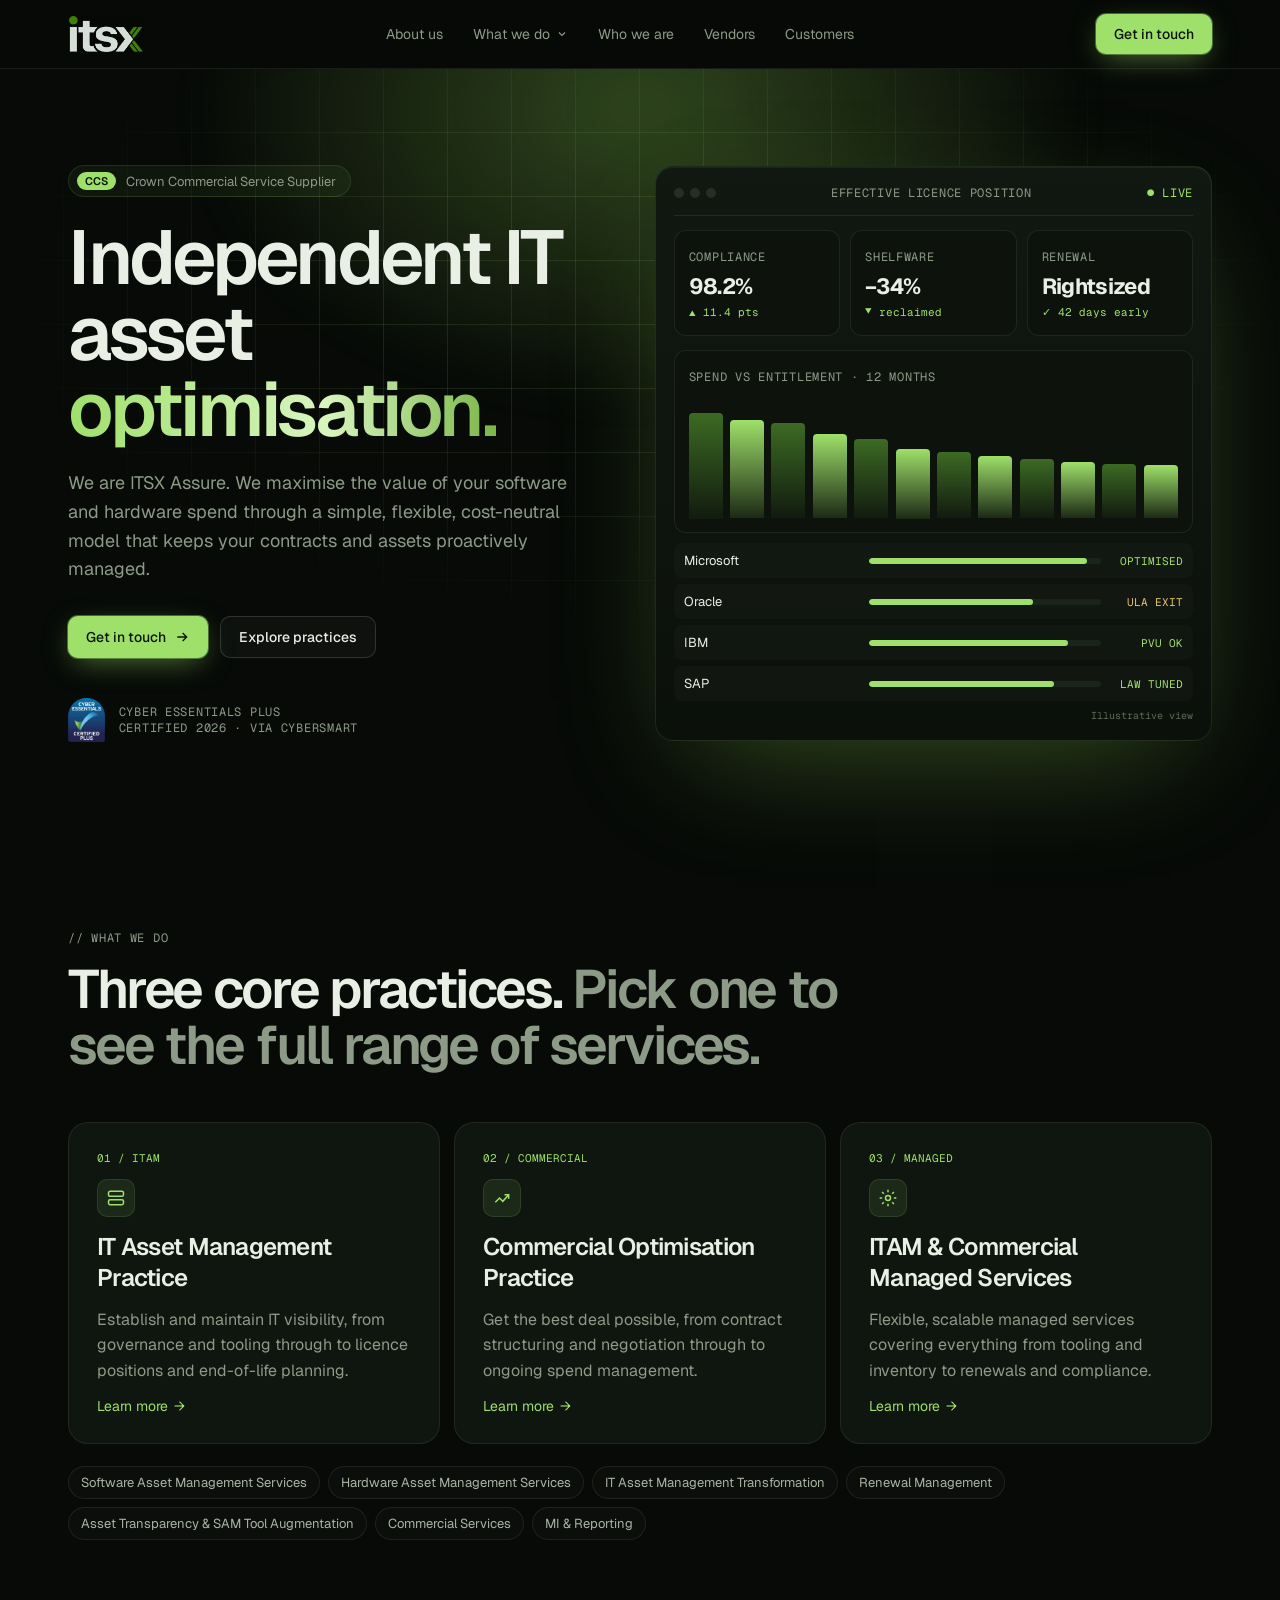
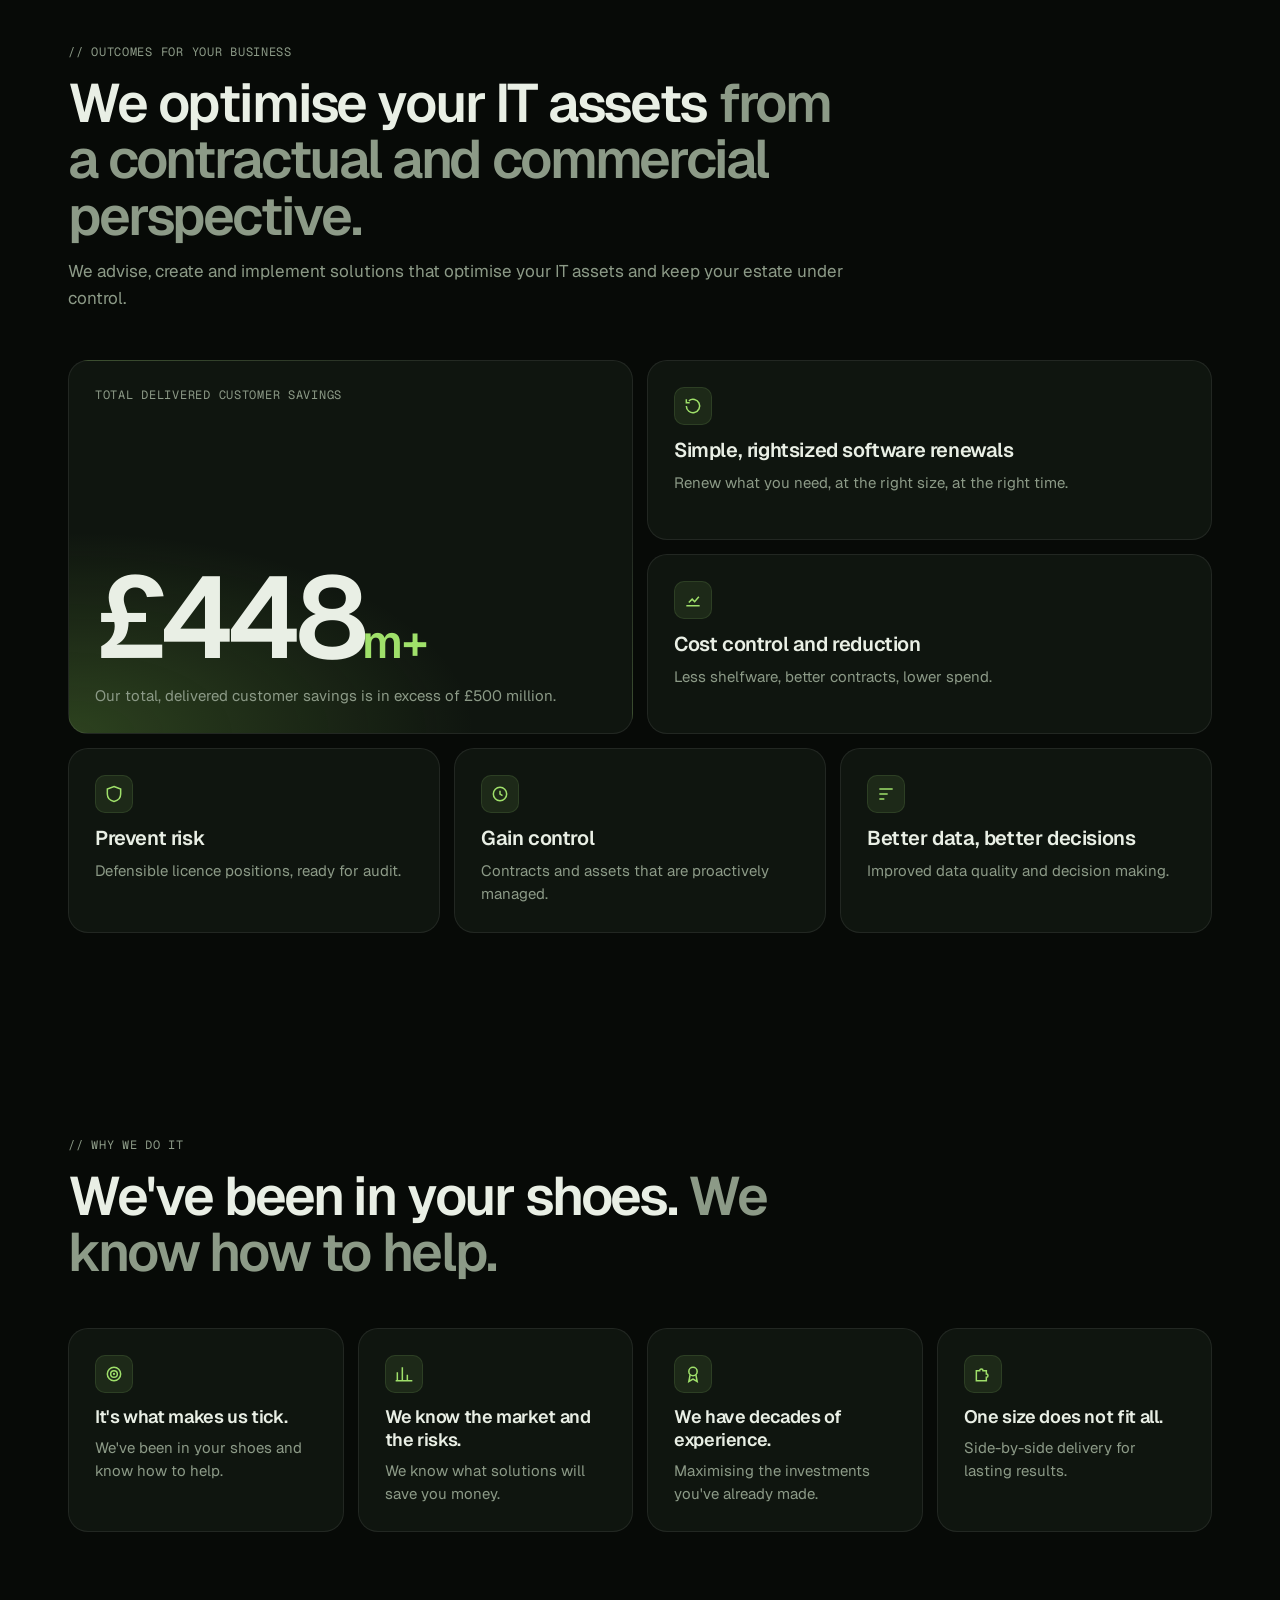
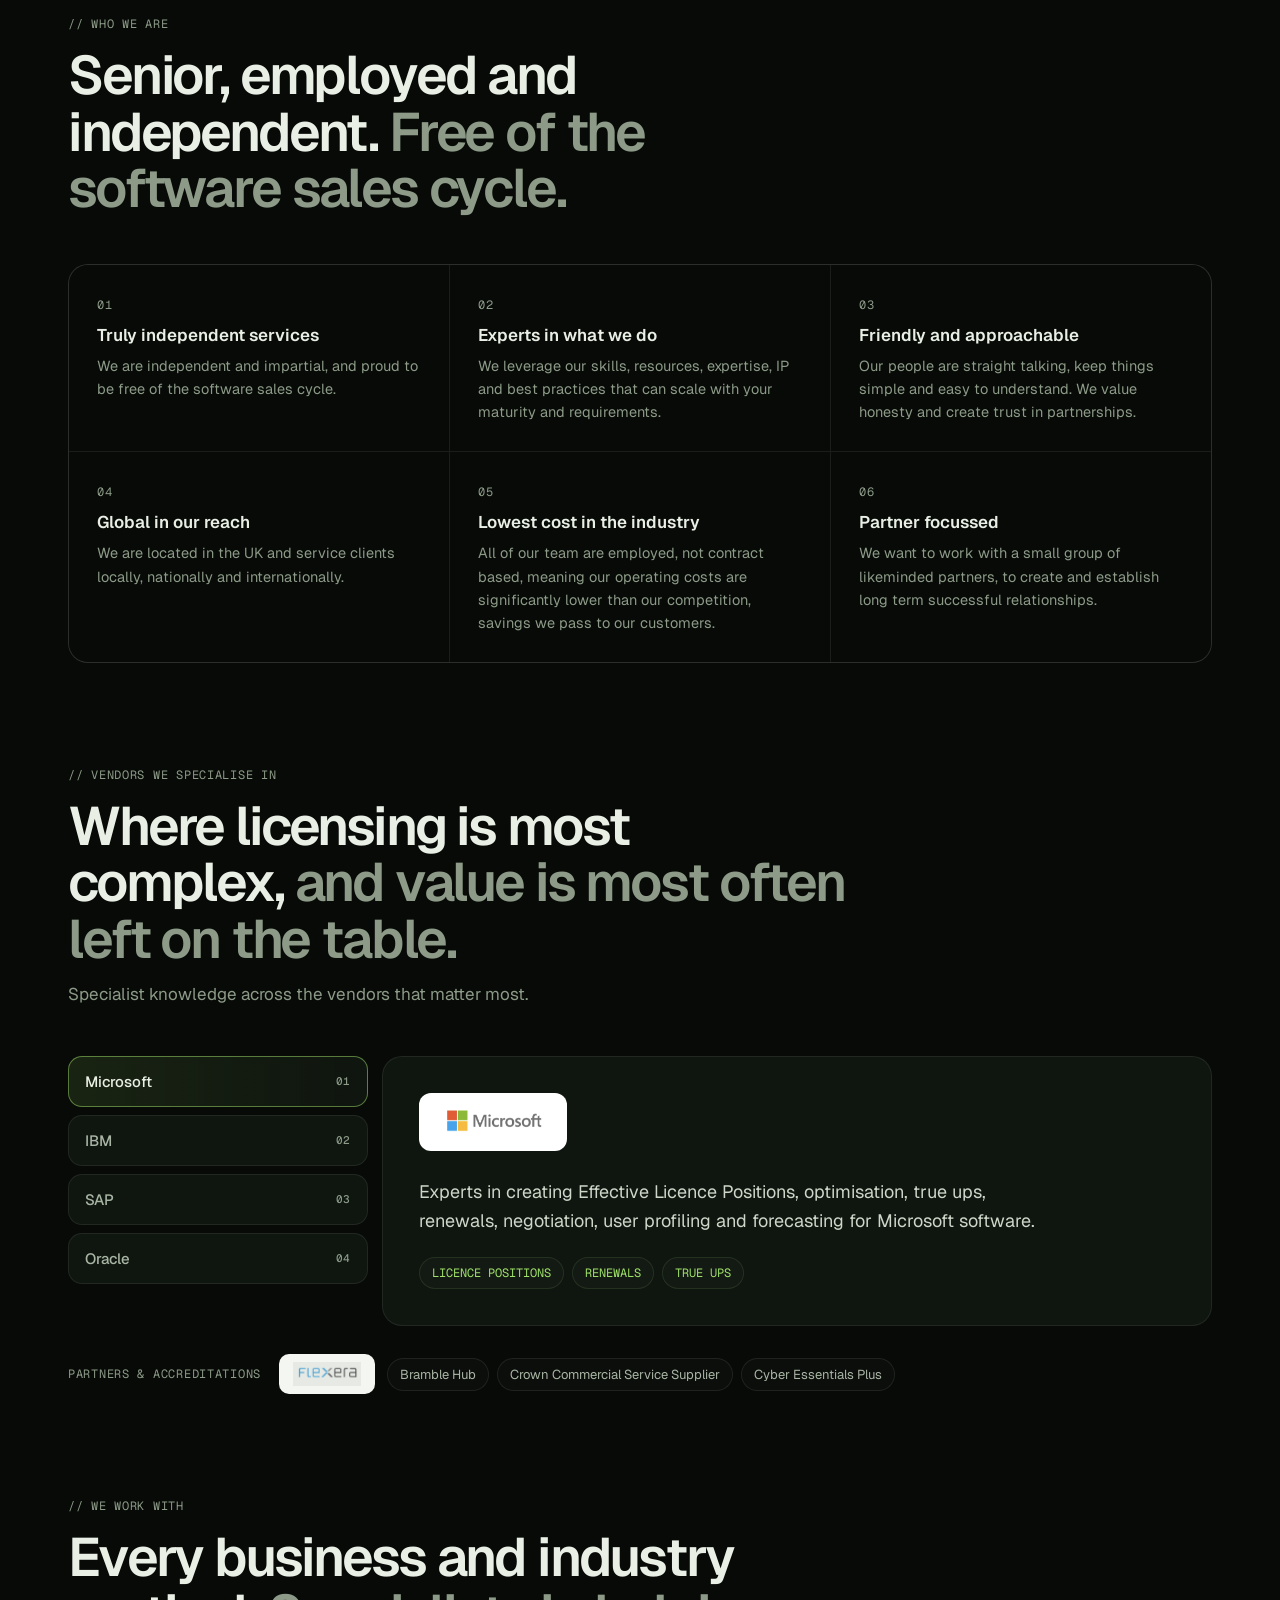
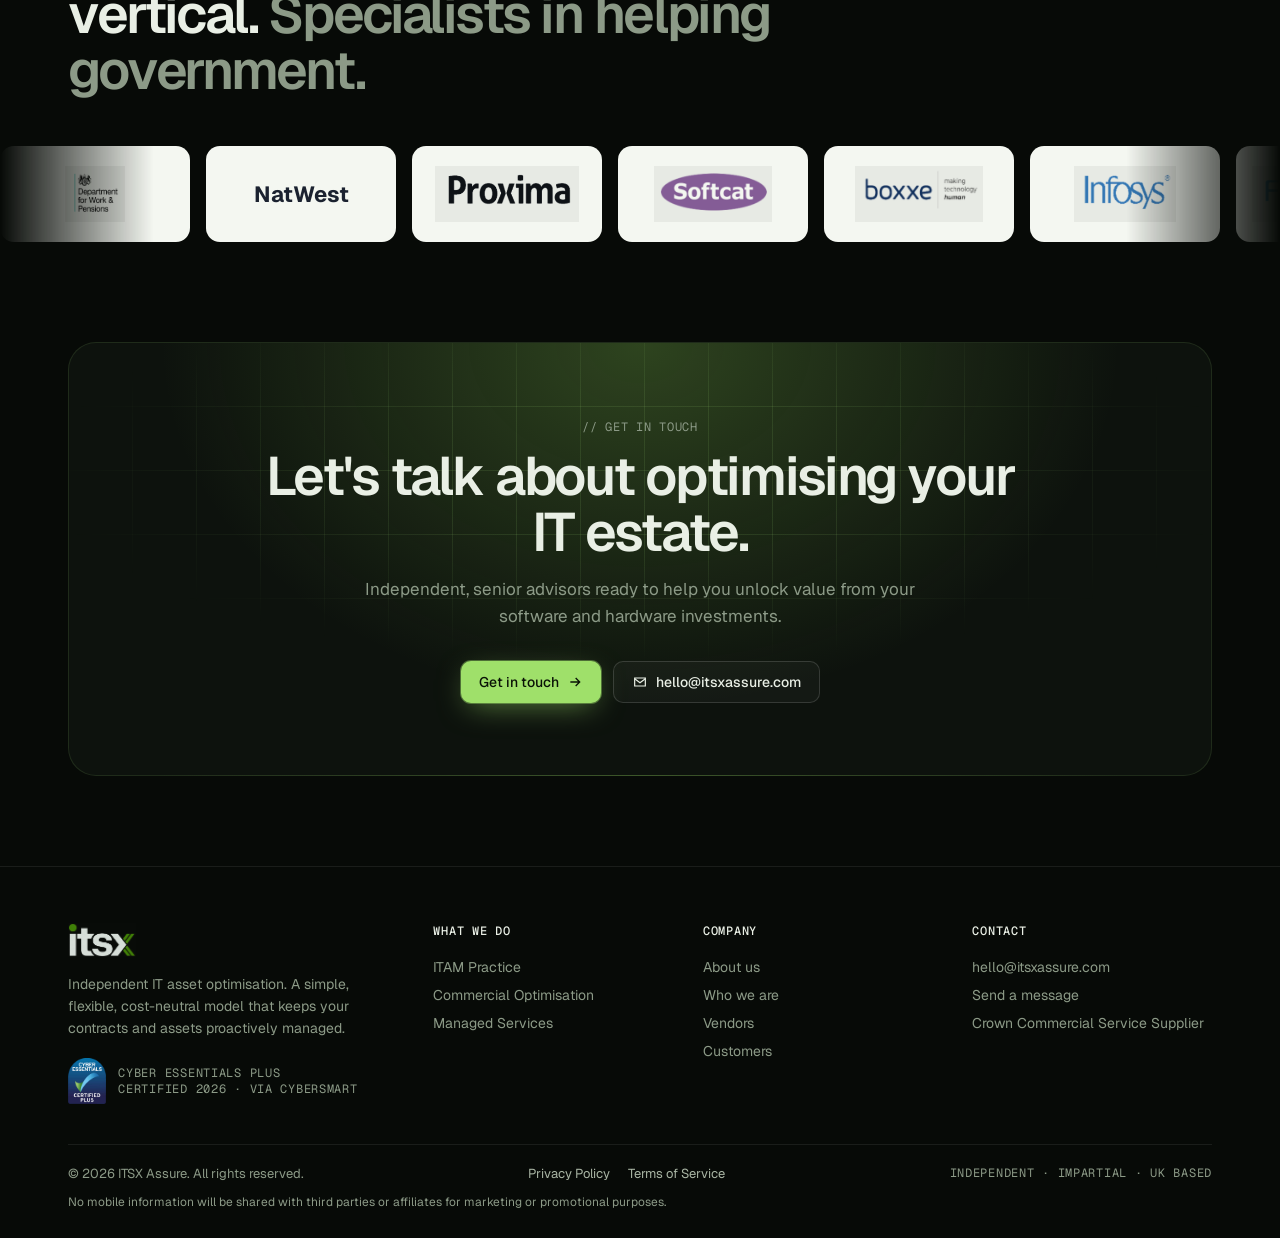
<file: index.html>
<!DOCTYPE html>
<html lang="en">
<head>
<meta charset="utf-8">
<meta name="viewport" content="width=device-width, initial-scale=1">
<title>ITSX Assure | Independent IT asset optimisation</title>
<meta name="description" content="ITSX Assure maximises the value of your software and hardware spend through a simple, flexible, cost-neutral model.">
<meta name="theme-color" content="#070a07">
<link rel="icon" type="image/png" href="assets/favicon.png">
<link rel="preconnect" href="https://fonts.googleapis.com">
<link rel="preconnect" href="https://fonts.gstatic.com" crossorigin>
<link href="https://fonts.googleapis.com/css2?family=Geist:wght@300;400;500;600;700&family=Geist+Mono:wght@400;500&display=swap" rel="stylesheet">
<link rel="stylesheet" href="styles.css">
<script src="site.js"></script>
</head>
<body>
<header class="nav"><div class="wrap">
  <a href="index.html" aria-label="ITSX Assure home"><img class="logo-dark" src="assets/itsx-logo.png" alt="ITSX Assure"></a>
  <nav class="menu" aria-label="Main">
    <a href="#about">About us</a>
    <div class="dd"><button aria-haspopup="true">What we do <svg viewBox="0 0 24 24" fill="none" stroke="currentColor" stroke-width="2.4"><path d="m6 9 6 6 6-6"/></svg></button><div class="dd-panel"><a href="itam-practice.html"><div class="ico"><svg viewBox="0 0 24 24" fill="none" stroke="currentColor" stroke-width="1.8"><rect x="3" y="4" width="18" height="6" rx="2"/><rect x="3" y="14" width="18" height="6" rx="2"/><path d="M7 7h.01M7 17h.01"/></svg></div><span><b>IT Asset Management Practice</b><small>Establish and maintain IT visibility, from governance and tooling through to licence positions and end-of-life planning.</small></span></a><a href="commercial-optimisation.html"><div class="ico"><svg viewBox="0 0 24 24" fill="none" stroke="currentColor" stroke-width="1.8"><path d="M4 17l5-5 4 4 7-8"/><path d="M15 8h5v5"/></svg></div><span><b>Commercial Optimisation Practice</b><small>Get the best deal possible, from contract structuring and negotiation through to ongoing spend management.</small></span></a><a href="managed-services.html"><div class="ico"><svg viewBox="0 0 24 24" fill="none" stroke="currentColor" stroke-width="1.8"><circle cx="12" cy="12" r="3"/><path d="M12 2v3M12 19v3M2 12h3M19 12h3M4.9 4.9l2.1 2.1M17 17l2.1 2.1M4.9 19.1L7 17M17 7l2.1-2.1"/></svg></div><span><b>ITAM & Commercial Managed Services</b><small>Flexible, scalable managed services covering everything from tooling and inventory to renewals and compliance.</small></span></a></div></div>
    <a href="#who">Who we are</a>
    <a href="#vendors">Vendors</a>
    <a href="#customers">Customers</a>
  </nav>
  <div class="nav-right">
    <a class="btn btn-primary" href="#contact" data-contact>Get in touch</a>
    <button class="burger" aria-label="Open menu" aria-expanded="false"><svg viewBox="0 0 24 24" fill="none" stroke="currentColor" stroke-width="2"><path d="M4 6h16M4 12h16M4 18h16"/></svg></button>
  </div>
</div>
<div class="mobile-menu">
  <a href="#about">About us</a>
  <a href="#what">What we do</a>
  <a class="sub" href="itam-practice.html">↳ ITAM Practice</a>
  <a class="sub" href="commercial-optimisation.html">↳ Commercial Optimisation</a>
  <a class="sub" href="managed-services.html">↳ Managed Services</a>
  <a href="#who">Who we are</a>
  <a href="#vendors">Vendors</a>
  <a href="#customers">Customers</a>
  <a class="btn btn-primary" href="#contact" data-contact>Get in touch</a>
</div>
</header>

<div class="hero" id="top">
  <div class="backdrop"><div class="glow"></div></div>
  <div class="wrap">
    <div>
      <span class="pill rv"><b>CCS</b> Crown Commercial Service Supplier</span>
      <h1 class="rv">Independent IT asset <span class="grad">optimisation.</span></h1>
      <p class="lede rv">We are ITSX Assure. We maximise the value of your software and hardware spend through a simple, flexible, cost-neutral model that keeps your contracts and assets proactively managed.</p>
      <div class="actions rv"><a class="btn btn-primary" href="#contact" data-contact>Get in touch <svg viewBox="0 0 24 24" fill="none" stroke="currentColor" stroke-width="2"><path d="M5 12h14M13 6l6 6-6 6"/></svg></a><a class="btn btn-ghost" href="#what">Explore practices</a></div>
      <div class="trust rv"><img src="assets/cyber-essentials-plus.png" alt="Cyber Essentials Plus"><span class="mono">Cyber Essentials Plus<br>Certified 2026 · via CyberSmart</span></div>
    </div>
    <div class="dash rv" role="img" aria-label="Illustrative licence position dashboard">
      <div class="dash-top"><div class="dots"><i></i><i></i><i></i></div><span class="mono">Effective licence position</span><span class="mono lime">● live</span></div>
      <div class="kpis">
        <div class="kpi"><span class="mono">Compliance</span><strong>98.2%</strong><em>▲ 11.4 pts</em></div>
        <div class="kpi"><span class="mono">Shelfware</span><strong>−34%</strong><em>▼ reclaimed</em></div>
        <div class="kpi"><span class="mono">Renewal</span><strong>Rightsized</strong><em>✓ 42 days early</em></div>
      </div>
      <div class="chart"><span class="mono">Spend vs entitlement · 12 months</span><div class="bars"><span style="height:88%;animation-delay:0s"></span><span style="height:82%;animation-delay:0.05s"></span><span style="height:79%;animation-delay:0.1s"></span><span style="height:70%;animation-delay:0.15000000000000002s"></span><span style="height:66%;animation-delay:0.2s"></span><span style="height:58%;animation-delay:0.25s"></span><span style="height:55%;animation-delay:0.30000000000000004s"></span><span style="height:52%;animation-delay:0.35000000000000003s"></span><span style="height:49%;animation-delay:0.4s"></span><span style="height:47%;animation-delay:0.45s"></span><span style="height:45%;animation-delay:0.5s"></span><span style="height:44%;animation-delay:0.55s"></span></div></div>
      <div class="rows">
        <div class="row"><span>Microsoft</span><div class="meter"><i style="width:94%"></i></div><span class="st">OPTIMISED</span></div>
        <div class="row"><span>Oracle</span><div class="meter"><i style="width:71%"></i></div><span class="st w">ULA EXIT</span></div>
        <div class="row"><span>IBM</span><div class="meter"><i style="width:86%"></i></div><span class="st">PVU OK</span></div>
        <div class="row"><span>SAP</span><div class="meter"><i style="width:80%"></i></div><span class="st">LAW TUNED</span></div>
      </div>
      <div class="illus">Illustrative view</div>
    </div>
  </div>
</div>

<section id="what"><div class="wrap">
  <div class="sec-title rv"><span class="mono">// What we do</span><h2>Three core practices. <span>Pick one to see the full range of services.</span></h2></div>
  <div class="practices">
    <a class="pr spot rv" href="itam-practice.html"><span class="tag">01 / ITAM</span><div class="ico"><svg viewBox="0 0 24 24" fill="none" stroke="currentColor" stroke-width="1.8"><rect x="3" y="4" width="18" height="6" rx="2"/><rect x="3" y="14" width="18" height="6" rx="2"/><path d="M7 7h.01M7 17h.01"/></svg></div><h3>IT Asset Management Practice</h3><p>Establish and maintain IT visibility, from governance and tooling through to licence positions and end-of-life planning.</p><span class="more">Learn more <i>→</i></span></a>
    <a class="pr spot rv" href="commercial-optimisation.html"><span class="tag">02 / COMMERCIAL</span><div class="ico"><svg viewBox="0 0 24 24" fill="none" stroke="currentColor" stroke-width="1.8"><path d="M4 17l5-5 4 4 7-8"/><path d="M15 8h5v5"/></svg></div><h3>Commercial Optimisation Practice</h3><p>Get the best deal possible, from contract structuring and negotiation through to ongoing spend management.</p><span class="more">Learn more <i>→</i></span></a>
    <a class="pr spot rv" href="managed-services.html"><span class="tag">03 / MANAGED</span><div class="ico"><svg viewBox="0 0 24 24" fill="none" stroke="currentColor" stroke-width="1.8"><circle cx="12" cy="12" r="3"/><path d="M12 2v3M12 19v3M2 12h3M19 12h3M4.9 4.9l2.1 2.1M17 17l2.1 2.1M4.9 19.1L7 17M17 7l2.1-2.1"/></svg></div><h3>ITAM & Commercial Managed Services</h3><p>Flexible, scalable managed services covering everything from tooling and inventory to renewals and compliance.</p><span class="more">Learn more <i>→</i></span></a>
  </div>
  <div class="chips rv"><span>Software Asset Management Services</span><span>Hardware Asset Management Services</span><span>IT Asset Management Transformation</span><span>Renewal Management</span><span>Asset Transparency &amp; SAM Tool Augmentation</span><span>Commercial Services</span><span>MI &amp; Reporting</span></div>
</div></section>

<section id="about" style="padding-top:0"><div class="wrap">
  <div class="sec-title rv"><span class="mono">// Outcomes for your business</span><h2>We optimise your IT assets <span>from a contractual and commercial perspective.</span></h2><p>We advise, create and implement solutions that optimise your IT assets and keep your estate under control.</p></div>
  <div class="bento">
    <div class="b b-big spot rv"><span class="mono">Total delivered customer savings</span><div><div class="counter">£<span data-count="500">500</span><small>m+</small></div><p style="margin-top:14px">Our total, delivered customer savings is in excess of £500 million.</p></div></div>
    <div class="b b-3 spot rv"><div class="ico"><svg viewBox="0 0 24 24" fill="none" stroke="currentColor" stroke-width="1.8"><path d="M4 12a8 8 0 1 0 3-6.2"/><path d="M4 4v4h4"/></svg></div><h3>Simple, rightsized software renewals</h3><p>Renew what you need, at the right size, at the right time.</p></div>
    <div class="b b-3 spot rv"><div class="ico"><svg viewBox="0 0 24 24" fill="none" stroke="currentColor" stroke-width="1.8"><path d="M4 19h16"/><path d="M7 15l4-4 3 3 5-6"/></svg></div><h3>Cost control and reduction</h3><p>Less shelfware, better contracts, lower spend.</p></div>
    <div class="b b-2 spot rv"><div class="ico"><svg viewBox="0 0 24 24" fill="none" stroke="currentColor" stroke-width="1.8"><path d="M12 3l8 3v6c0 5-3.5 8-8 9-4.5-1-8-4-8-9V6z"/></svg></div><h3>Prevent risk</h3><p>Defensible licence positions, ready for audit.</p></div>
    <div class="b b-2 spot rv"><div class="ico"><svg viewBox="0 0 24 24" fill="none" stroke="currentColor" stroke-width="1.8"><circle cx="12" cy="12" r="8"/><path d="M12 8v4l3 2"/></svg></div><h3>Gain control</h3><p>Contracts and assets that are proactively managed.</p></div>
    <div class="b b-2 spot rv"><div class="ico"><svg viewBox="0 0 24 24" fill="none" stroke="currentColor" stroke-width="1.8"><path d="M4 6h16M4 12h10M4 18h6"/></svg></div><h3>Better data, better decisions</h3><p>Improved data quality and decision making.</p></div>
  </div>
</div></section>

<section id="who"><div class="wrap">
  <div class="sec-title rv"><span class="mono">// Why we do it</span><h2>We've been in your shoes. <span>We know how to help.</span></h2></div>
  <div class="why">
    <div class="b spot rv"><div class="ico"><svg viewBox="0 0 24 24" fill="none" stroke="currentColor" stroke-width="1.8"><circle cx="12" cy="12" r="8"/><circle cx="12" cy="12" r="4"/><circle cx="12" cy="12" r=".5"/></svg></div><h3>It's what makes us tick.</h3><p>We've been in your shoes and know how to help.</p></div>
    <div class="b spot rv"><div class="ico"><svg viewBox="0 0 24 24" fill="none" stroke="currentColor" stroke-width="1.8"><path d="M4 20V10M10 20V4M16 20v-7M22 20H2"/></svg></div><h3>We know the market and the risks.</h3><p>We know what solutions will save you money.</p></div>
    <div class="b spot rv"><div class="ico"><svg viewBox="0 0 24 24" fill="none" stroke="currentColor" stroke-width="1.8"><circle cx="12" cy="9" r="5"/><path d="M8.5 13 7 21l5-3 5 3-1.5-8"/></svg></div><h3>We have decades of experience.</h3><p>Maximising the investments you've already made.</p></div>
    <div class="b spot rv"><div class="ico"><svg viewBox="0 0 24 24" fill="none" stroke="currentColor" stroke-width="1.8"><path d="M4 8h4a2 2 0 1 1 4 0h4v4a2 2 0 1 1 0 4v4H4z"/></svg></div><h3>One size does not fit all.</h3><p>Side-by-side delivery for lasting results.</p></div>
  </div>
  <div class="sec-title rv" style="margin-top:80px"><span class="mono">// Who we are</span><h2>Senior, employed and independent. <span>Free of the software sales cycle.</span></h2></div>
  <div class="who rv">
    <div><span class="mono">01</span><h3>Truly independent services</h3><p>We are independent and impartial, and proud to be free of the software sales cycle.</p></div>
    <div><span class="mono">02</span><h3>Experts in what we do</h3><p>We leverage our skills, resources, expertise, IP and best practices that can scale with your maturity and requirements.</p></div>
    <div><span class="mono">03</span><h3>Friendly and approachable</h3><p>Our people are straight talking, keep things simple and easy to understand. We value honesty and create trust in partnerships.</p></div>
    <div><span class="mono">04</span><h3>Global in our reach</h3><p>We are located in the UK and service clients locally, nationally and internationally.</p></div>
    <div><span class="mono">05</span><h3>Lowest cost in the industry</h3><p>All of our team are employed, not contract based, meaning our operating costs are significantly lower than our competition, savings we pass to our customers.</p></div>
    <div><span class="mono">06</span><h3>Partner focussed</h3><p>We want to work with a small group of likeminded partners, to create and establish long term successful relationships.</p></div>
  </div>
</div></section>

<section id="vendors" style="padding-top:0"><div class="wrap">
  <div class="sec-title rv"><span class="mono">// Vendors we specialise in</span><h2>Where licensing is most complex, <span>and value is most often left on the table.</span></h2><p>Specialist knowledge across the vendors that matter most.</p></div>
  <div class="tabs rv" data-tabs>
    <div class="tablist" role="tablist" aria-label="Vendors">
      <button class="tab" role="tab" aria-selected="true" tabindex="0" data-t="v-ms">Microsoft <span class="mono">01</span></button>
      <button class="tab" role="tab" aria-selected="false" tabindex="-1" data-t="v-ibm">IBM <span class="mono">02</span></button>
      <button class="tab" role="tab" aria-selected="false" tabindex="-1" data-t="v-sap">SAP <span class="mono">03</span></button>
      <button class="tab" role="tab" aria-selected="false" tabindex="-1" data-t="v-ora">Oracle <span class="mono">04</span></button>
    </div>
    <div>
      <div class="panel on" id="v-ms" role="tabpanel"><div class="vlogo"><img src="assets/logo-microsoft.png" alt="Microsoft"></div><p style="margin-top:22px">Experts in creating Effective Licence Positions, optimisation, true ups, renewals, negotiation, user profiling and forecasting for Microsoft software.</p><div class="chips code"><span>LICENCE POSITIONS</span><span>RENEWALS</span><span>TRUE UPS</span></div></div>
      <div class="panel" id="v-ibm" role="tabpanel"><div class="vlogo"><img src="assets/logo-ibm.png" alt="IBM"></div><p style="margin-top:22px">Renewals, ELA extensions, optimisations, licence positions and PVU / ILMT config &amp; bundling, backed by an ex-senior global IBM sales leader on staff.</p><div class="chips code"><span>RENEWALS</span><span>PVU / ILMT</span><span>LICENCE POSITIONS</span></div></div>
      <div class="panel" id="v-sap" role="tabpanel"><div class="vlogo"><img src="assets/logo-sap.png" alt="SAP"></div><p style="margin-top:22px">Yearly LAW tune up, manual and toolset based approaches, spend and deployment optimisation and user transaction profiling.</p><div class="chips code"><span>LAW TUNE UP</span><span>DEPLOYMENT OPTIMISATION</span></div></div>
      <div class="panel" id="v-ora" role="tabpanel"><div class="vlogo"><img src="assets/logo-oracle.png" alt="Oracle"></div><p style="margin-top:22px">Skilled across all Oracle products, not just databases. Script and toolset based collection options, as well as ULA exit planning and risk mitigation.</p><div class="chips code"><span>ULA EXIT PLANNING</span><span>RISK MITIGATION</span></div></div>
    </div>
  </div>
  <div class="partners rv"><span class="mono" style="margin-right:6px">Partners &amp; accreditations</span><span class="logo-chip"><img src="assets/cust-flexera.png" alt="Flexera"></span><span class="chips" style="margin:0"><span>Bramble Hub</span><span>Crown Commercial Service Supplier</span><span>Cyber Essentials Plus</span></span></div>
</div></section>

<section id="customers" style="padding-top:0">
  <div class="wrap"><div class="sec-title rv"><span class="mono">// We work with</span><h2>Every business and industry vertical. <span>Specialists in helping government.</span></h2></div></div>
  <div class="marquee" aria-label="Customers"><div class="mtrack"><div><img src="assets/cust-dwp.png" alt="DWP"></div><div><span class="word">NatWest</span></div><div><img src="assets/cust-proxima.png" alt="Proxima"></div><div><img src="assets/cust-softcat.png" alt="Softcat"></div><div><img src="assets/cust-boxxe.png" alt="Boxxe"></div><div><img src="assets/cust-infosys.png" alt="Infosys"></div><div><img src="assets/cust-flexera.png" alt="Flexera"></div><div><img src="assets/cust-dwp.png" alt=""></div><div><span class="word">NatWest</span></div><div><img src="assets/cust-proxima.png" alt=""></div><div><img src="assets/cust-softcat.png" alt=""></div><div><img src="assets/cust-boxxe.png" alt=""></div><div><img src="assets/cust-infosys.png" alt=""></div><div><img src="assets/cust-flexera.png" alt=""></div></div></div>
</section>

<div class="wrap"><div class="cta rv" id="contact">
  <div class="backdrop"></div>
  <div style="position:relative">
    <span class="mono">// Get in touch</span>
    <h2>Let's talk about optimising your IT estate.</h2>
    <p>Independent, senior advisors ready to help you unlock value from your software and hardware investments.</p>
    <div class="actions"><a class="btn btn-primary" href="#contact" data-contact>Get in touch <svg viewBox="0 0 24 24" fill="none" stroke="currentColor" stroke-width="2"><path d="M5 12h14M13 6l6 6-6 6"/></svg></a><a class="btn btn-ghost" href="mailto:hello@itsxassure.com"><svg viewBox="0 0 24 24" fill="none" stroke="currentColor" stroke-width="1.8"><path d="M4 6h16v12H4z"/><path d="m4 7 8 6 8-6"/></svg> hello@itsxassure.com</a></div>
  </div>
</div></div>
<footer><div class="wrap">
  <div class="foot">
    <div>
      <img class="logo-dark" src="assets/itsx-logo.png" alt="ITSX Assure" style="height:34px">
      <p>Independent IT asset optimisation. A simple, flexible, cost-neutral model that keeps your contracts and assets proactively managed.</p>
      <div class="cep"><img src="assets/cyber-essentials-plus.png" alt="Cyber Essentials Plus"><span class="mono">Cyber Essentials Plus<br>Certified 2026 · via CyberSmart</span></div>
    </div>
    <div><h4>What we do</h4><a href="itam-practice.html">ITAM Practice</a><a href="commercial-optimisation.html">Commercial Optimisation</a><a href="managed-services.html">Managed Services</a></div>
    <div><h4>Company</h4><a href="#about">About us</a><a href="#who">Who we are</a><a href="#vendors">Vendors</a><a href="#customers">Customers</a></div>
    <div><h4>Contact</h4><a href="mailto:hello@itsxassure.com">hello@itsxassure.com</a><a href="#contact" data-contact>Send a message</a><span style="display:block;padding:5px 0">Crown Commercial Service Supplier</span></div>
  </div>
  <div class="foot-bottom"><span>© 2026 ITSX Assure. All rights reserved.</span><span class="legal-links"><a href="privacy.html">Privacy Policy</a><a href="terms.html">Terms of Service</a></span><span class="mono">Independent · Impartial · UK based</span></div>
  <p class="foot-note">No mobile information will be shared with third parties or affiliates for marketing or promotional purposes.</p>
</div></footer>

<div class="modal" id="contact-modal" role="dialog" aria-modal="true" aria-labelledby="contact-title">
  <div class="modal-box">
    <button class="x" data-close aria-label="Close">×</button>
    <span class="mono">// Get in touch</span>
    <h3 id="contact-title">Send us a message</h3>
    <p>We'll reply from hello@itsxassure.com.</p>
    <form novalidate>
      <label class="field"><span>Name</span><input name="name" type="text" autocomplete="name" required></label>
      <label class="field"><span>Email</span><input name="email" type="email" autocomplete="email" required></label>
      <label class="field"><span>Message</span><textarea name="message" required></textarea></label>
      <p class="form-error">Something went wrong sending your message. Please try again, or email us directly at <a href="mailto:hello@itsxassure.com">hello@itsxassure.com</a>.</p>
      <p class="form-note">We will use your details only to respond to your enquiry. See our <a href="privacy.html">Privacy Policy</a>.</p>
      <button class="btn btn-primary" type="submit" style="width:100%;justify-content:center;padding:14px">Send message</button>
    </form>
    <div class="sent"><div class="tick">✓</div><h3>Message sent</h3><p>Thanks, we've received your message and will reply from hello@itsxassure.com shortly.</p><button class="btn btn-ghost" data-close>Close</button></div>
  </div>
</div>
</body>
</html>
</file>
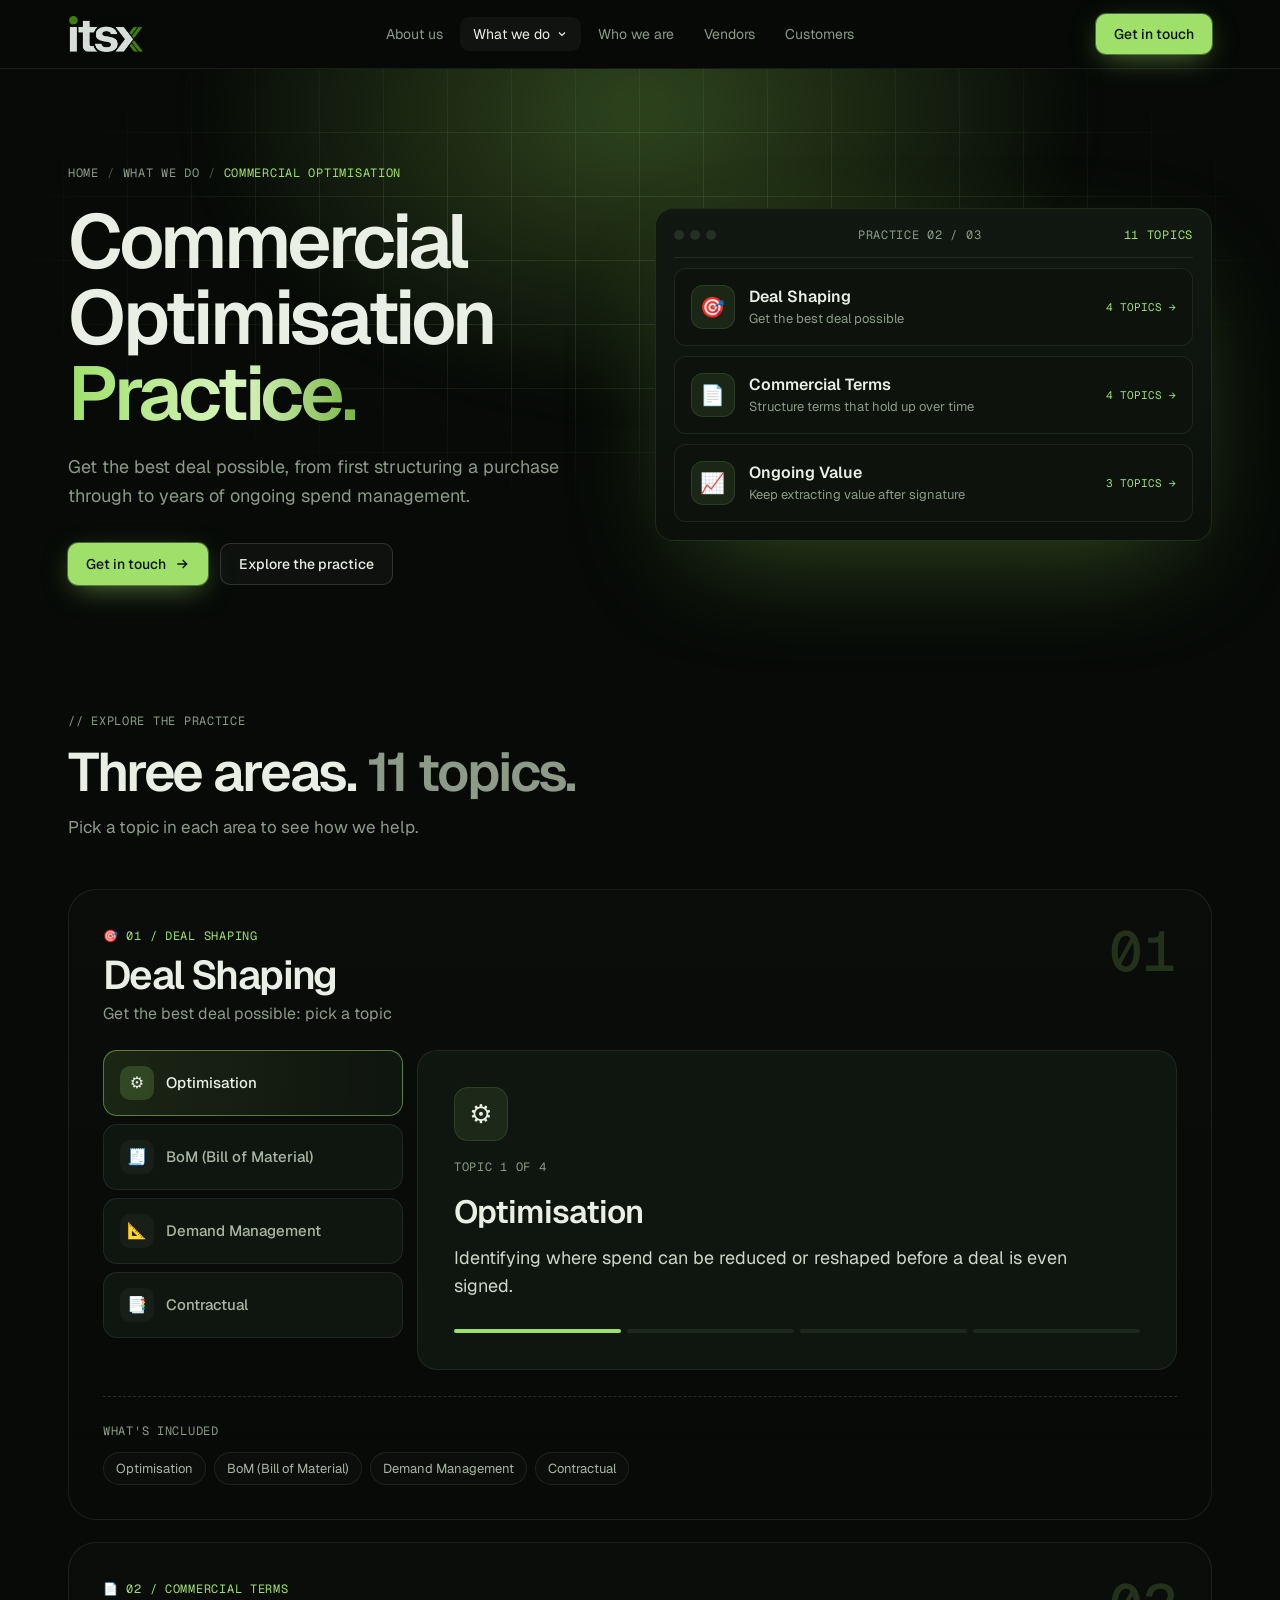
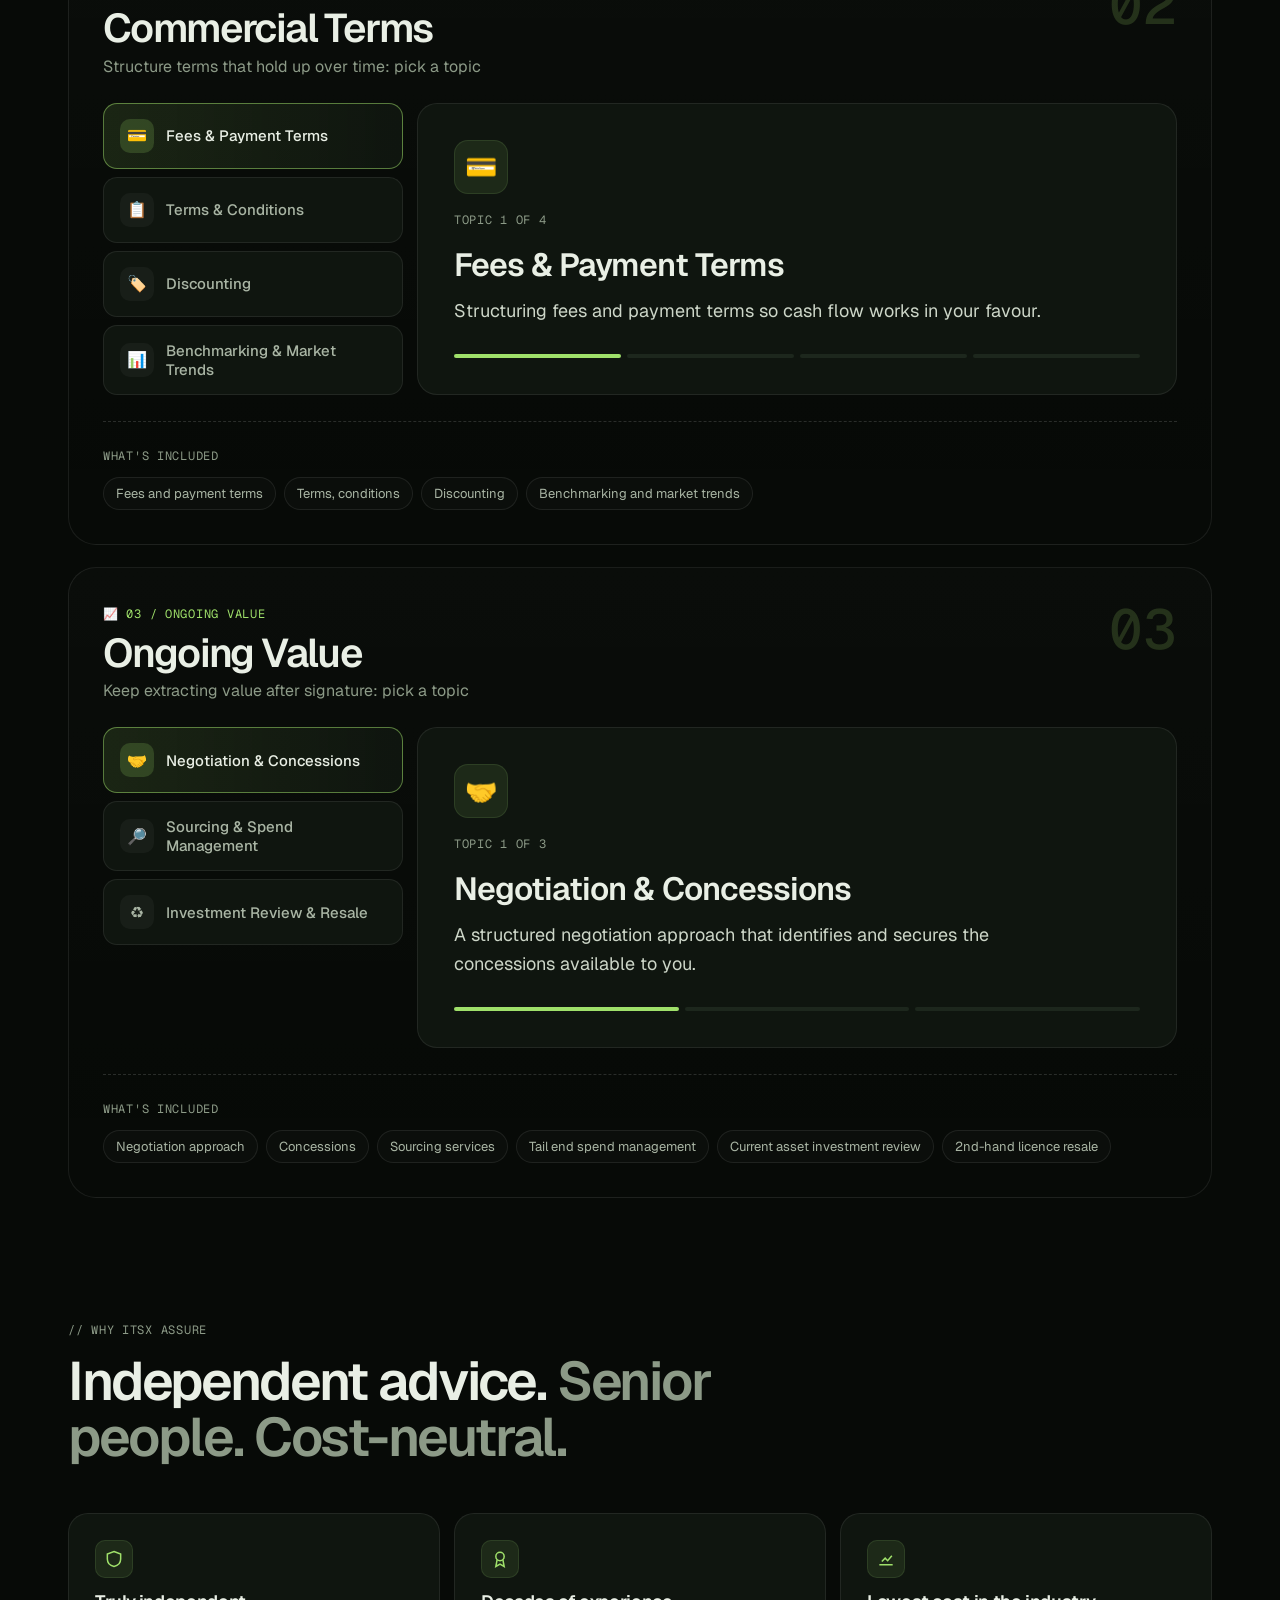
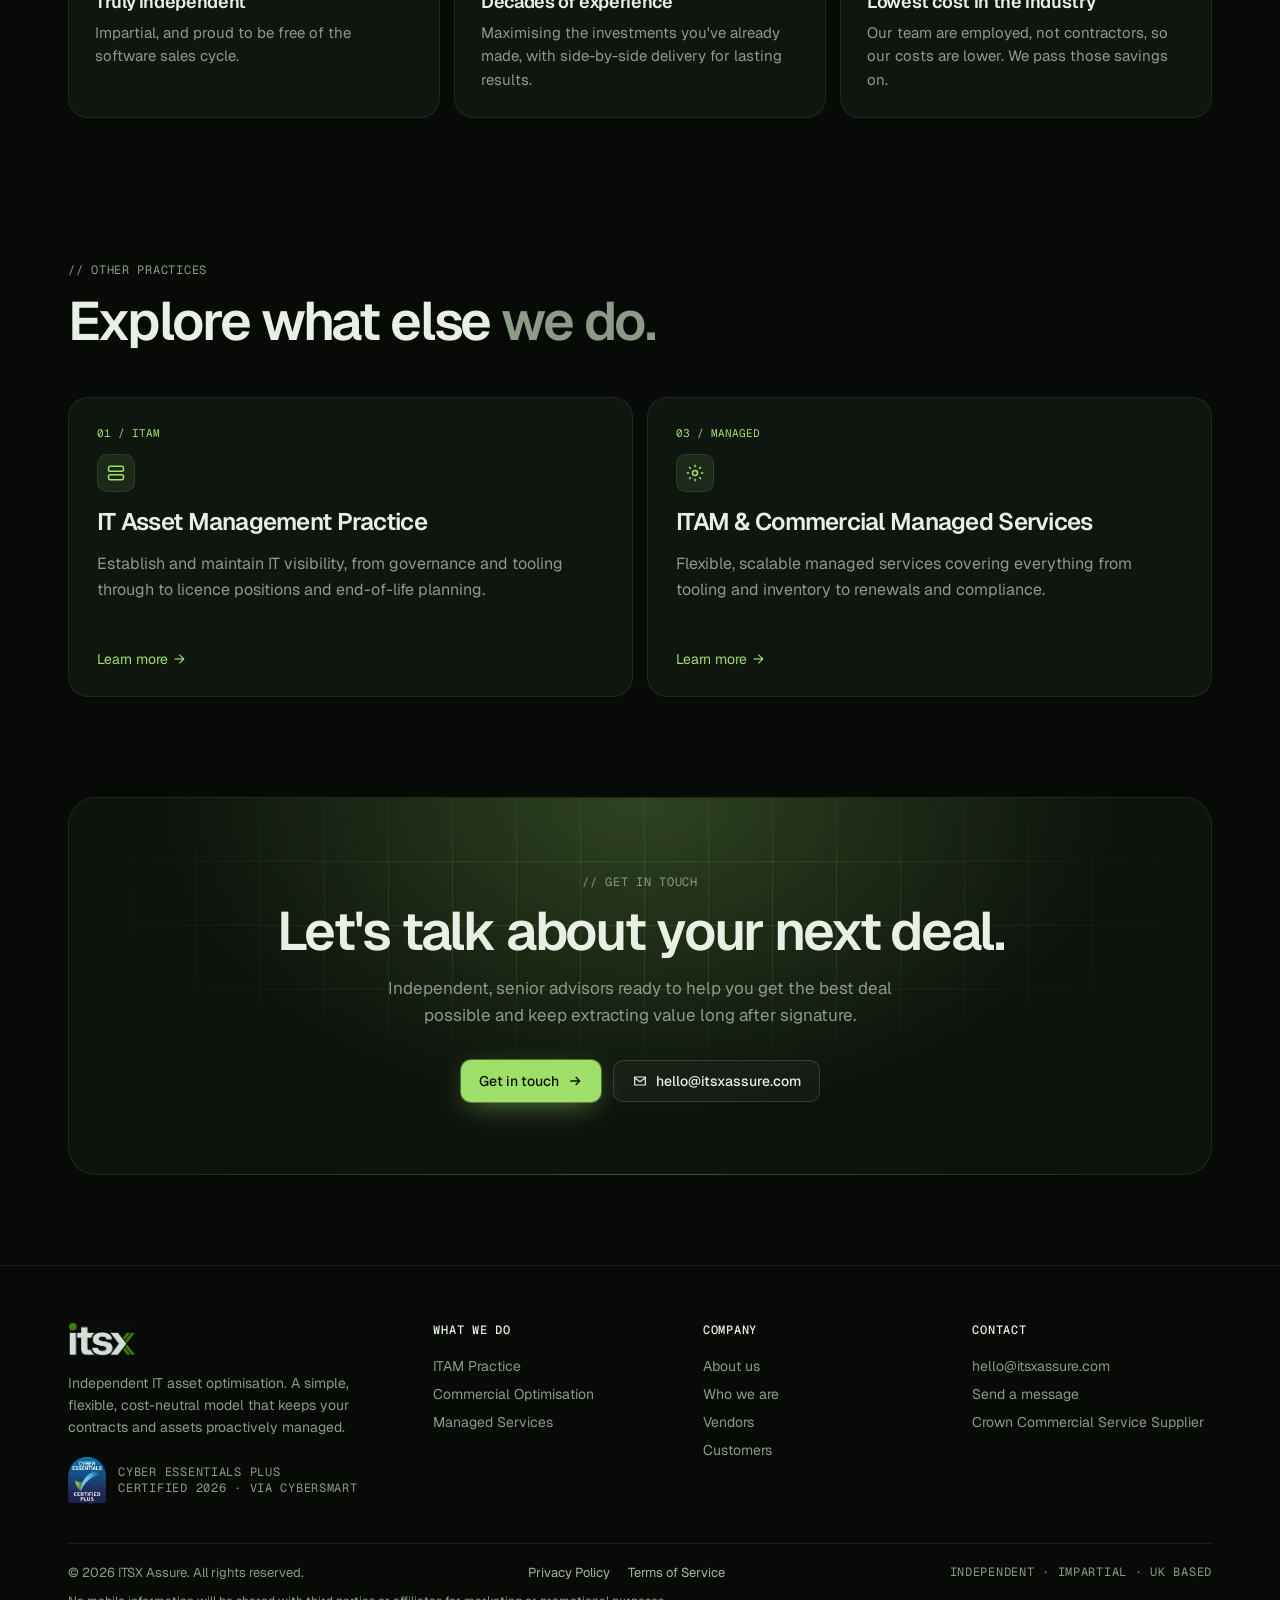
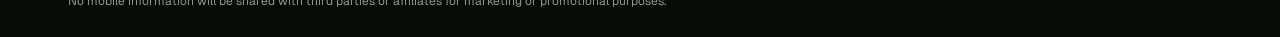
<file: commercial-optimisation.html>
<!DOCTYPE html>
<html lang="en">
<head>
<meta charset="utf-8">
<meta name="viewport" content="width=device-width, initial-scale=1">
<title>ITSX Assure | Commercial Optimisation Practice</title>
<meta name="description" content="Get the best deal possible, from first structuring a purchase through to years of ongoing spend management.">
<meta name="theme-color" content="#070a07">
<link rel="icon" type="image/png" href="assets/favicon.png">
<link rel="preconnect" href="https://fonts.googleapis.com">
<link rel="preconnect" href="https://fonts.gstatic.com" crossorigin>
<link href="https://fonts.googleapis.com/css2?family=Geist:wght@300;400;500;600;700&family=Geist+Mono:wght@400;500&display=swap" rel="stylesheet">
<link rel="stylesheet" href="styles.css">
<script src="site.js"></script>
</head>
<body>
<header class="nav"><div class="wrap">
  <a href="index.html" aria-label="ITSX Assure home"><img class="logo-dark" src="assets/itsx-logo.png" alt="ITSX Assure"></a>
  <nav class="menu" aria-label="Main">
    <a href="index.html#about">About us</a>
    <div class="dd active"><button aria-haspopup="true">What we do <svg viewBox="0 0 24 24" fill="none" stroke="currentColor" stroke-width="2.4"><path d="m6 9 6 6 6-6"/></svg></button><div class="dd-panel"><a href="itam-practice.html"><div class="ico"><svg viewBox="0 0 24 24" fill="none" stroke="currentColor" stroke-width="1.8"><rect x="3" y="4" width="18" height="6" rx="2"/><rect x="3" y="14" width="18" height="6" rx="2"/><path d="M7 7h.01M7 17h.01"/></svg></div><span><b>IT Asset Management Practice</b><small>Establish and maintain IT visibility, from governance and tooling through to licence positions and end-of-life planning.</small></span></a><a href="commercial-optimisation.html"><div class="ico"><svg viewBox="0 0 24 24" fill="none" stroke="currentColor" stroke-width="1.8"><path d="M4 17l5-5 4 4 7-8"/><path d="M15 8h5v5"/></svg></div><span><b>Commercial Optimisation Practice</b><small>Get the best deal possible, from contract structuring and negotiation through to ongoing spend management.</small></span></a><a href="managed-services.html"><div class="ico"><svg viewBox="0 0 24 24" fill="none" stroke="currentColor" stroke-width="1.8"><circle cx="12" cy="12" r="3"/><path d="M12 2v3M12 19v3M2 12h3M19 12h3M4.9 4.9l2.1 2.1M17 17l2.1 2.1M4.9 19.1L7 17M17 7l2.1-2.1"/></svg></div><span><b>ITAM & Commercial Managed Services</b><small>Flexible, scalable managed services covering everything from tooling and inventory to renewals and compliance.</small></span></a></div></div>
    <a href="index.html#who">Who we are</a>
    <a href="index.html#vendors">Vendors</a>
    <a href="index.html#customers">Customers</a>
  </nav>
  <div class="nav-right">
    <a class="btn btn-primary" href="#contact" data-contact>Get in touch</a>
    <button class="burger" aria-label="Open menu" aria-expanded="false"><svg viewBox="0 0 24 24" fill="none" stroke="currentColor" stroke-width="2"><path d="M4 6h16M4 12h16M4 18h16"/></svg></button>
  </div>
</div>
<div class="mobile-menu">
  <a href="index.html#about">About us</a>
  <a href="index.html#what">What we do</a>
  <a class="sub" href="itam-practice.html">↳ ITAM Practice</a>
  <a class="sub" href="commercial-optimisation.html">↳ Commercial Optimisation</a>
  <a class="sub" href="managed-services.html">↳ Managed Services</a>
  <a href="index.html#who">Who we are</a>
  <a href="index.html#vendors">Vendors</a>
  <a href="index.html#customers">Customers</a>
  <a class="btn btn-primary" href="#contact" data-contact>Get in touch</a>
</div>
</header>

<div class="hero" id="top">
  <div class="backdrop"><div class="glow"></div></div>
  <div class="wrap">
    <div>
      <div class="crumbs rv"><a href="index.html">Home</a><span>/</span><a href="index.html#what">What we do</a><span>/</span><span style="opacity:1;color:var(--lime)">Commercial Optimisation</span></div>
      <h1 class="rv">Commercial Optimisation <span class="grad">Practice.</span></h1>
      <p class="lede rv">Get the best deal possible, from first structuring a purchase through to years of ongoing spend management.</p>
      <div class="actions rv"><a class="btn btn-primary" href="#contact" data-contact>Get in touch <svg viewBox="0 0 24 24" fill="none" stroke="currentColor" stroke-width="2"><path d="M5 12h14M13 6l6 6-6 6"/></svg></a><a class="btn btn-ghost" href="#explore">Explore the practice</a></div>
    </div>
    <div class="map rv">
      <div class="dash-top"><div class="dots"><i></i><i></i><i></i></div><span class="mono">Practice 02 / 03</span><span class="mono lime">11 topics</span></div>
      <a class="map-item" href="#deal"><span class="emo">🎯</span><span><b>Deal Shaping</b><small>Get the best deal possible</small></span><span class="count">4 TOPICS →</span></a>
      <a class="map-item" href="#terms"><span class="emo">📄</span><span><b>Commercial Terms</b><small>Structure terms that hold up over time</small></span><span class="count">4 TOPICS →</span></a>
      <a class="map-item" href="#value"><span class="emo">📈</span><span><b>Ongoing Value</b><small>Keep extracting value after signature</small></span><span class="count">3 TOPICS →</span></a>
    </div>
  </div>
</div>

<section id="explore" style="padding-top:40px"><div class="wrap">
  <div class="sec-title rv"><span class="mono">// Explore the practice</span><h2>Three areas. <span>11 topics.</span></h2><p>Pick a topic in each area to see how we help.</p></div>

  <div class="explorer rv" id="deal">
    <div class="ex-head"><div><span class="mono lime">🎯 01 / Deal Shaping</span><h2>Deal Shaping</h2><p>Get the best deal possible: pick a topic</p></div><span class="ex-num">01</span></div>
    <div class="tabs" data-tabs>
      <div class="tablist" role="tablist" aria-label="Deal Shaping topics">
        <button class="tab" role="tab" aria-selected="true" tabindex="0" data-t="deal-0"><span class="emo">⚙️</span>Optimisation</button>
        <button class="tab" role="tab" aria-selected="false" tabindex="-1" data-t="deal-1"><span class="emo">🧾</span>BoM (Bill of Material)</button>
        <button class="tab" role="tab" aria-selected="false" tabindex="-1" data-t="deal-2"><span class="emo">📐</span>Demand Management</button>
        <button class="tab" role="tab" aria-selected="false" tabindex="-1" data-t="deal-3"><span class="emo">📑</span>Contractual</button>
      </div>
      <div>
        <div class="panel on" id="deal-0" role="tabpanel"><div class="ico-lg">⚙️</div><span class="mono" style="display:block;margin-top:18px">Topic 1 of 4</span><h3>Optimisation</h3><p>Identifying where spend can be reduced or reshaped before a deal is even signed.</p><div class="step"><i class="on"></i><i class=""></i><i class=""></i><i class=""></i></div></div>
        <div class="panel" id="deal-1" role="tabpanel"><div class="ico-lg">🧾</div><span class="mono" style="display:block;margin-top:18px">Topic 2 of 4</span><h3>BoM (Bill of Material)</h3><p>Building a clear Bill of Material so every line item is understood and justified.</p><div class="step"><i class=""></i><i class="on"></i><i class=""></i><i class=""></i></div></div>
        <div class="panel" id="deal-2" role="tabpanel"><div class="ico-lg">📐</div><span class="mono" style="display:block;margin-top:18px">Topic 3 of 4</span><h3>Demand Management</h3><p>Matching what's actually being bought to what's actually being used.</p><div class="step"><i class=""></i><i class=""></i><i class="on"></i><i class=""></i></div></div>
        <div class="panel" id="deal-3" role="tabpanel"><div class="ico-lg">📑</div><span class="mono" style="display:block;margin-top:18px">Topic 4 of 4</span><h3>Contractual</h3><p>Contract structures that protect your position long after signature.</p><div class="step"><i class=""></i><i class=""></i><i class=""></i><i class="on"></i></div></div>
      </div>
    </div>
    <div class="included"><span class="mono">What's included</span><div class="chips"><span>Optimisation</span><span>BoM (Bill of Material)</span><span>Demand Management</span><span>Contractual</span></div></div>
  </div>

  <div class="explorer rv" id="terms">
    <div class="ex-head"><div><span class="mono lime">📄 02 / Commercial Terms</span><h2>Commercial Terms</h2><p>Structure terms that hold up over time: pick a topic</p></div><span class="ex-num">02</span></div>
    <div class="tabs" data-tabs>
      <div class="tablist" role="tablist" aria-label="Commercial Terms topics">
        <button class="tab" role="tab" aria-selected="true" tabindex="0" data-t="terms-0"><span class="emo">💳</span>Fees &amp; Payment Terms</button>
        <button class="tab" role="tab" aria-selected="false" tabindex="-1" data-t="terms-1"><span class="emo">📋</span>Terms &amp; Conditions</button>
        <button class="tab" role="tab" aria-selected="false" tabindex="-1" data-t="terms-2"><span class="emo">🏷️</span>Discounting</button>
        <button class="tab" role="tab" aria-selected="false" tabindex="-1" data-t="terms-3"><span class="emo">📊</span>Benchmarking &amp; Market Trends</button>
      </div>
      <div>
        <div class="panel on" id="terms-0" role="tabpanel"><div class="ico-lg">💳</div><span class="mono" style="display:block;margin-top:18px">Topic 1 of 4</span><h3>Fees &amp; Payment Terms</h3><p>Structuring fees and payment terms so cash flow works in your favour.</p><div class="step"><i class="on"></i><i class=""></i><i class=""></i><i class=""></i></div></div>
        <div class="panel" id="terms-1" role="tabpanel"><div class="ico-lg">📋</div><span class="mono" style="display:block;margin-top:18px">Topic 2 of 4</span><h3>Terms &amp; Conditions</h3><p>Reviewing terms and conditions line by line to close the gaps vendors rely on.</p><div class="step"><i class=""></i><i class="on"></i><i class=""></i><i class=""></i></div></div>
        <div class="panel" id="terms-2" role="tabpanel"><div class="ico-lg">🏷️</div><span class="mono" style="display:block;margin-top:18px">Topic 3 of 4</span><h3>Discounting</h3><p>Securing and protecting discount levels across the life of the agreement.</p><div class="step"><i class=""></i><i class=""></i><i class="on"></i><i class=""></i></div></div>
        <div class="panel" id="terms-3" role="tabpanel"><div class="ico-lg">📊</div><span class="mono" style="display:block;margin-top:18px">Topic 4 of 4</span><h3>Benchmarking &amp; Market Trends</h3><p>Benchmarking against the market so you know exactly where you stand before you negotiate.</p><div class="step"><i class=""></i><i class=""></i><i class=""></i><i class="on"></i></div></div>
      </div>
    </div>
    <div class="included"><span class="mono">What's included</span><div class="chips"><span>Fees and payment terms</span><span>Terms, conditions</span><span>Discounting</span><span>Benchmarking and market trends</span></div></div>
  </div>

  <div class="explorer rv" id="value">
    <div class="ex-head"><div><span class="mono lime">📈 03 / Ongoing Value</span><h2>Ongoing Value</h2><p>Keep extracting value after signature: pick a topic</p></div><span class="ex-num">03</span></div>
    <div class="tabs" data-tabs>
      <div class="tablist" role="tablist" aria-label="Ongoing Value topics">
        <button class="tab" role="tab" aria-selected="true" tabindex="0" data-t="value-0"><span class="emo">🤝</span>Negotiation &amp; Concessions</button>
        <button class="tab" role="tab" aria-selected="false" tabindex="-1" data-t="value-1"><span class="emo">🔎</span>Sourcing &amp; Spend Management</button>
        <button class="tab" role="tab" aria-selected="false" tabindex="-1" data-t="value-2"><span class="emo">♻️</span>Investment Review &amp; Resale</button>
      </div>
      <div>
        <div class="panel on" id="value-0" role="tabpanel"><div class="ico-lg">🤝</div><span class="mono" style="display:block;margin-top:18px">Topic 1 of 3</span><h3>Negotiation &amp; Concessions</h3><p>A structured negotiation approach that identifies and secures the concessions available to you.</p><div class="step"><i class="on"></i><i class=""></i><i class=""></i></div></div>
        <div class="panel" id="value-1" role="tabpanel"><div class="ico-lg">🔎</div><span class="mono" style="display:block;margin-top:18px">Topic 2 of 3</span><h3>Sourcing &amp; Spend Management</h3><p>Sourcing services alongside tail end spend management, so nothing slips through unmanaged.</p><div class="step"><i class=""></i><i class="on"></i><i class=""></i></div></div>
        <div class="panel" id="value-2" role="tabpanel"><div class="ico-lg">♻️</div><span class="mono" style="display:block;margin-top:18px">Topic 3 of 3</span><h3>Investment Review &amp; Resale</h3><p>Reviewing current asset investment and unlocking value through 2nd-hand licence resale.</p><div class="step"><i class=""></i><i class=""></i><i class="on"></i></div></div>
      </div>
    </div>
    <div class="included"><span class="mono">What's included</span><div class="chips"><span>Negotiation approach</span><span>Concessions</span><span>Sourcing services</span><span>Tail end spend management</span><span>Current asset investment review</span><span>2nd-hand licence resale</span></div></div>
  </div>
</div></section>

<section style="padding-top:20px"><div class="wrap">
  <div class="sec-title rv"><span class="mono">// Why ITSX Assure</span><h2>Independent advice. <span>Senior people. Cost-neutral.</span></h2></div>
  <div class="why three">
    <div class="b spot rv"><div class="ico"><svg viewBox="0 0 24 24" fill="none" stroke="currentColor" stroke-width="1.8"><path d="M12 3l8 3v6c0 5-3.5 8-8 9-4.5-1-8-4-8-9V6z"/></svg></div><h3>Truly independent</h3><p>Impartial, and proud to be free of the software sales cycle.</p></div>
    <div class="b spot rv"><div class="ico"><svg viewBox="0 0 24 24" fill="none" stroke="currentColor" stroke-width="1.8"><circle cx="12" cy="9" r="5"/><path d="M8.5 13 7 21l5-3 5 3-1.5-8"/></svg></div><h3>Decades of experience</h3><p>Maximising the investments you've already made, with side-by-side delivery for lasting results.</p></div>
    <div class="b spot rv"><div class="ico"><svg viewBox="0 0 24 24" fill="none" stroke="currentColor" stroke-width="1.8"><path d="M4 19h16"/><path d="M7 15l4-4 3 3 5-6"/></svg></div><h3>Lowest cost in the industry</h3><p>Our team are employed, not contractors, so our costs are lower. We pass those savings on.</p></div>
  </div>
</div></section>

<section style="padding-top:0"><div class="wrap">
  <div class="sec-title rv"><span class="mono">// Other practices</span><h2>Explore what else <span>we do.</span></h2></div>
  <div class="practices two">
    <a class="pr spot rv" href="itam-practice.html"><span class="tag">01 / ITAM</span><div class="ico"><svg viewBox="0 0 24 24" fill="none" stroke="currentColor" stroke-width="1.8"><rect x="3" y="4" width="18" height="6" rx="2"/><rect x="3" y="14" width="18" height="6" rx="2"/><path d="M7 7h.01M7 17h.01"/></svg></div><h3>IT Asset Management Practice</h3><p>Establish and maintain IT visibility, from governance and tooling through to licence positions and end-of-life planning.</p><span class="more">Learn more <i>→</i></span></a>
    <a class="pr spot rv" href="managed-services.html"><span class="tag">03 / MANAGED</span><div class="ico"><svg viewBox="0 0 24 24" fill="none" stroke="currentColor" stroke-width="1.8"><circle cx="12" cy="12" r="3"/><path d="M12 2v3M12 19v3M2 12h3M19 12h3M4.9 4.9l2.1 2.1M17 17l2.1 2.1M4.9 19.1L7 17M17 7l2.1-2.1"/></svg></div><h3>ITAM & Commercial Managed Services</h3><p>Flexible, scalable managed services covering everything from tooling and inventory to renewals and compliance.</p><span class="more">Learn more <i>→</i></span></a>
  </div>
</div></section>

<div class="wrap"><div class="cta rv" id="contact">
  <div class="backdrop"></div>
  <div style="position:relative">
    <span class="mono">// Get in touch</span>
    <h2>Let's talk about your next deal.</h2>
    <p>Independent, senior advisors ready to help you get the best deal possible and keep extracting value long after signature.</p>
    <div class="actions"><a class="btn btn-primary" href="#contact" data-contact>Get in touch <svg viewBox="0 0 24 24" fill="none" stroke="currentColor" stroke-width="2"><path d="M5 12h14M13 6l6 6-6 6"/></svg></a><a class="btn btn-ghost" href="mailto:hello@itsxassure.com"><svg viewBox="0 0 24 24" fill="none" stroke="currentColor" stroke-width="1.8"><path d="M4 6h16v12H4z"/><path d="m4 7 8 6 8-6"/></svg> hello@itsxassure.com</a></div>
  </div>
</div></div>
<footer><div class="wrap">
  <div class="foot">
    <div>
      <img class="logo-dark" src="assets/itsx-logo.png" alt="ITSX Assure" style="height:34px">
      <p>Independent IT asset optimisation. A simple, flexible, cost-neutral model that keeps your contracts and assets proactively managed.</p>
      <div class="cep"><img src="assets/cyber-essentials-plus.png" alt="Cyber Essentials Plus"><span class="mono">Cyber Essentials Plus<br>Certified 2026 · via CyberSmart</span></div>
    </div>
    <div><h4>What we do</h4><a href="itam-practice.html">ITAM Practice</a><a href="commercial-optimisation.html">Commercial Optimisation</a><a href="managed-services.html">Managed Services</a></div>
    <div><h4>Company</h4><a href="index.html#about">About us</a><a href="index.html#who">Who we are</a><a href="index.html#vendors">Vendors</a><a href="index.html#customers">Customers</a></div>
    <div><h4>Contact</h4><a href="mailto:hello@itsxassure.com">hello@itsxassure.com</a><a href="#contact" data-contact>Send a message</a><span style="display:block;padding:5px 0">Crown Commercial Service Supplier</span></div>
  </div>
  <div class="foot-bottom"><span>© 2026 ITSX Assure. All rights reserved.</span><span class="legal-links"><a href="privacy.html">Privacy Policy</a><a href="terms.html">Terms of Service</a></span><span class="mono">Independent · Impartial · UK based</span></div>
  <p class="foot-note">No mobile information will be shared with third parties or affiliates for marketing or promotional purposes.</p>
</div></footer>

<div class="modal" id="contact-modal" role="dialog" aria-modal="true" aria-labelledby="contact-title">
  <div class="modal-box">
    <button class="x" data-close aria-label="Close">×</button>
    <span class="mono">// Get in touch</span>
    <h3 id="contact-title">Send us a message</h3>
    <p>We'll reply from hello@itsxassure.com.</p>
    <form novalidate>
      <label class="field"><span>Name</span><input name="name" type="text" autocomplete="name" required></label>
      <label class="field"><span>Email</span><input name="email" type="email" autocomplete="email" required></label>
      <label class="field"><span>Message</span><textarea name="message" required></textarea></label>
      <p class="form-error">Something went wrong sending your message. Please try again, or email us directly at <a href="mailto:hello@itsxassure.com">hello@itsxassure.com</a>.</p>
      <p class="form-note">We will use your details only to respond to your enquiry. See our <a href="privacy.html">Privacy Policy</a>.</p>
      <button class="btn btn-primary" type="submit" style="width:100%;justify-content:center;padding:14px">Send message</button>
    </form>
    <div class="sent"><div class="tick">✓</div><h3>Message sent</h3><p>Thanks, we've received your message and will reply from hello@itsxassure.com shortly.</p><button class="btn btn-ghost" data-close>Close</button></div>
  </div>
</div>
</body>
</html>
</file>
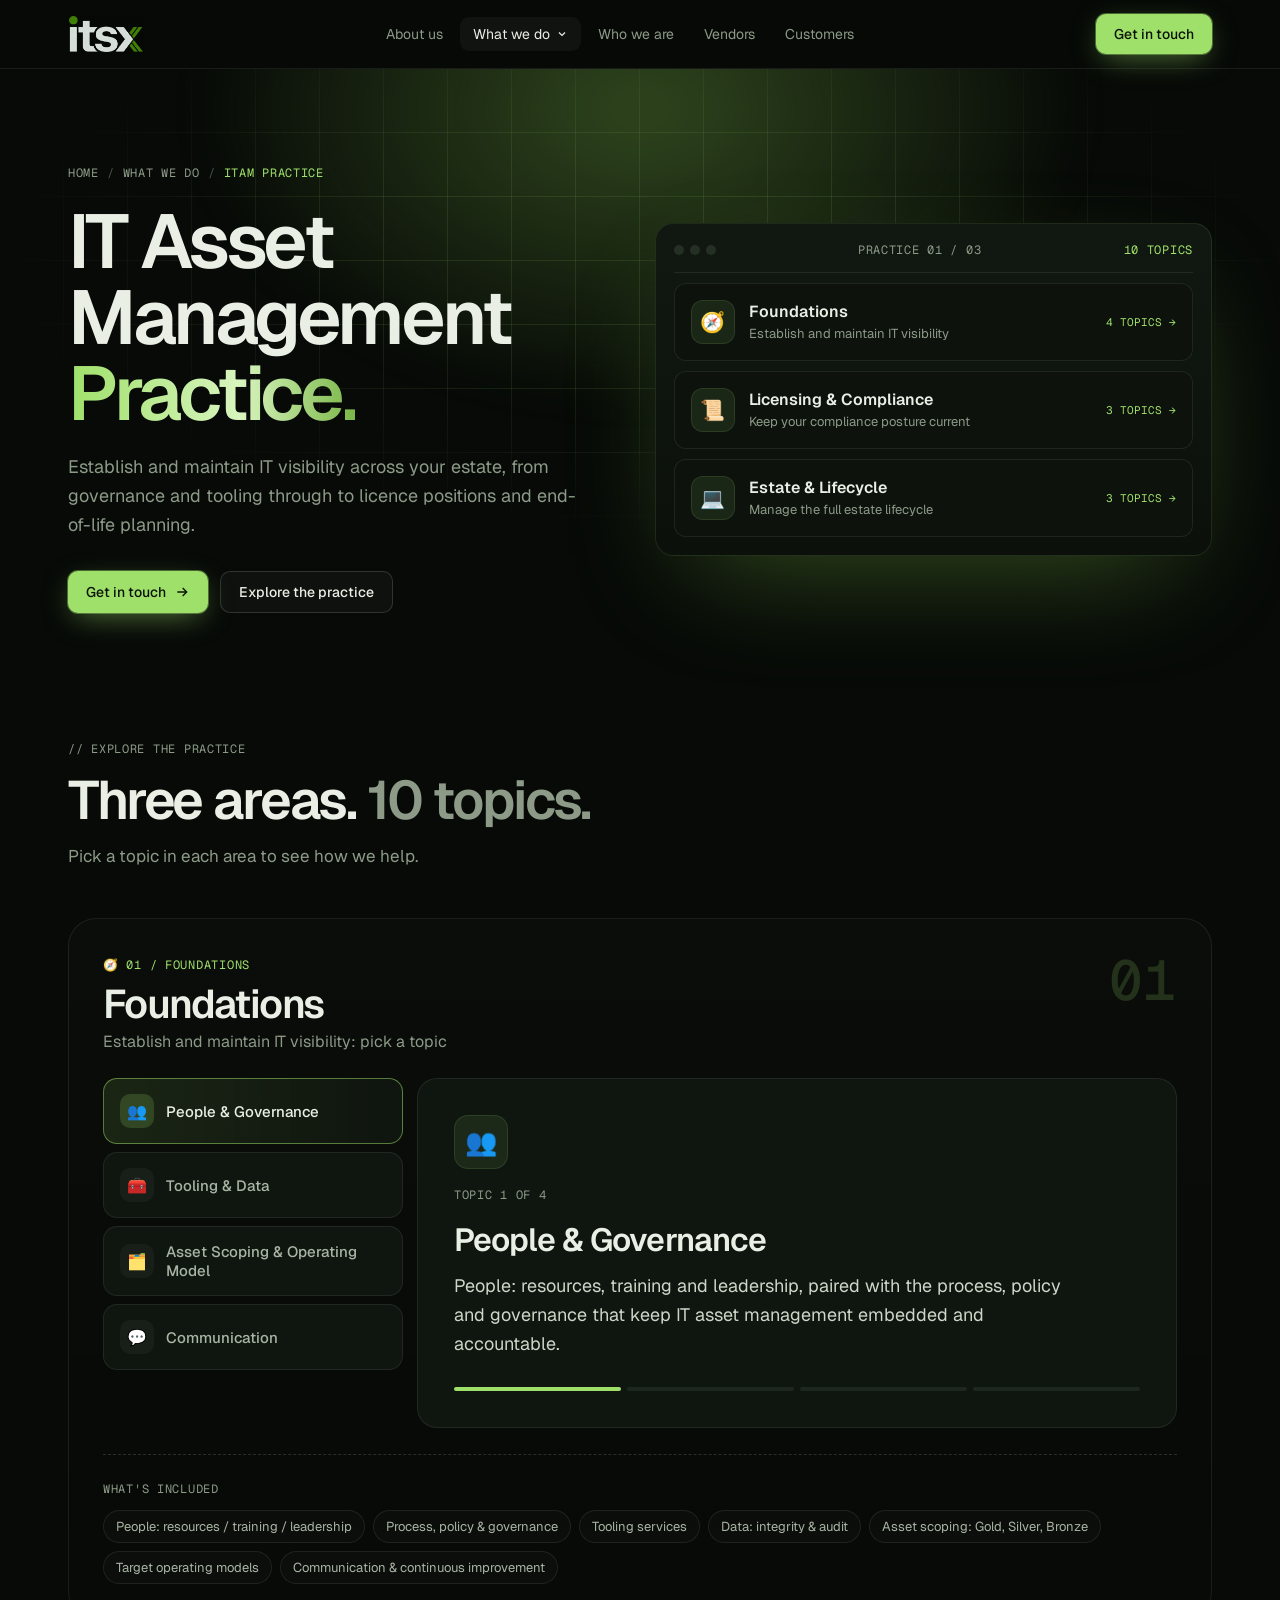
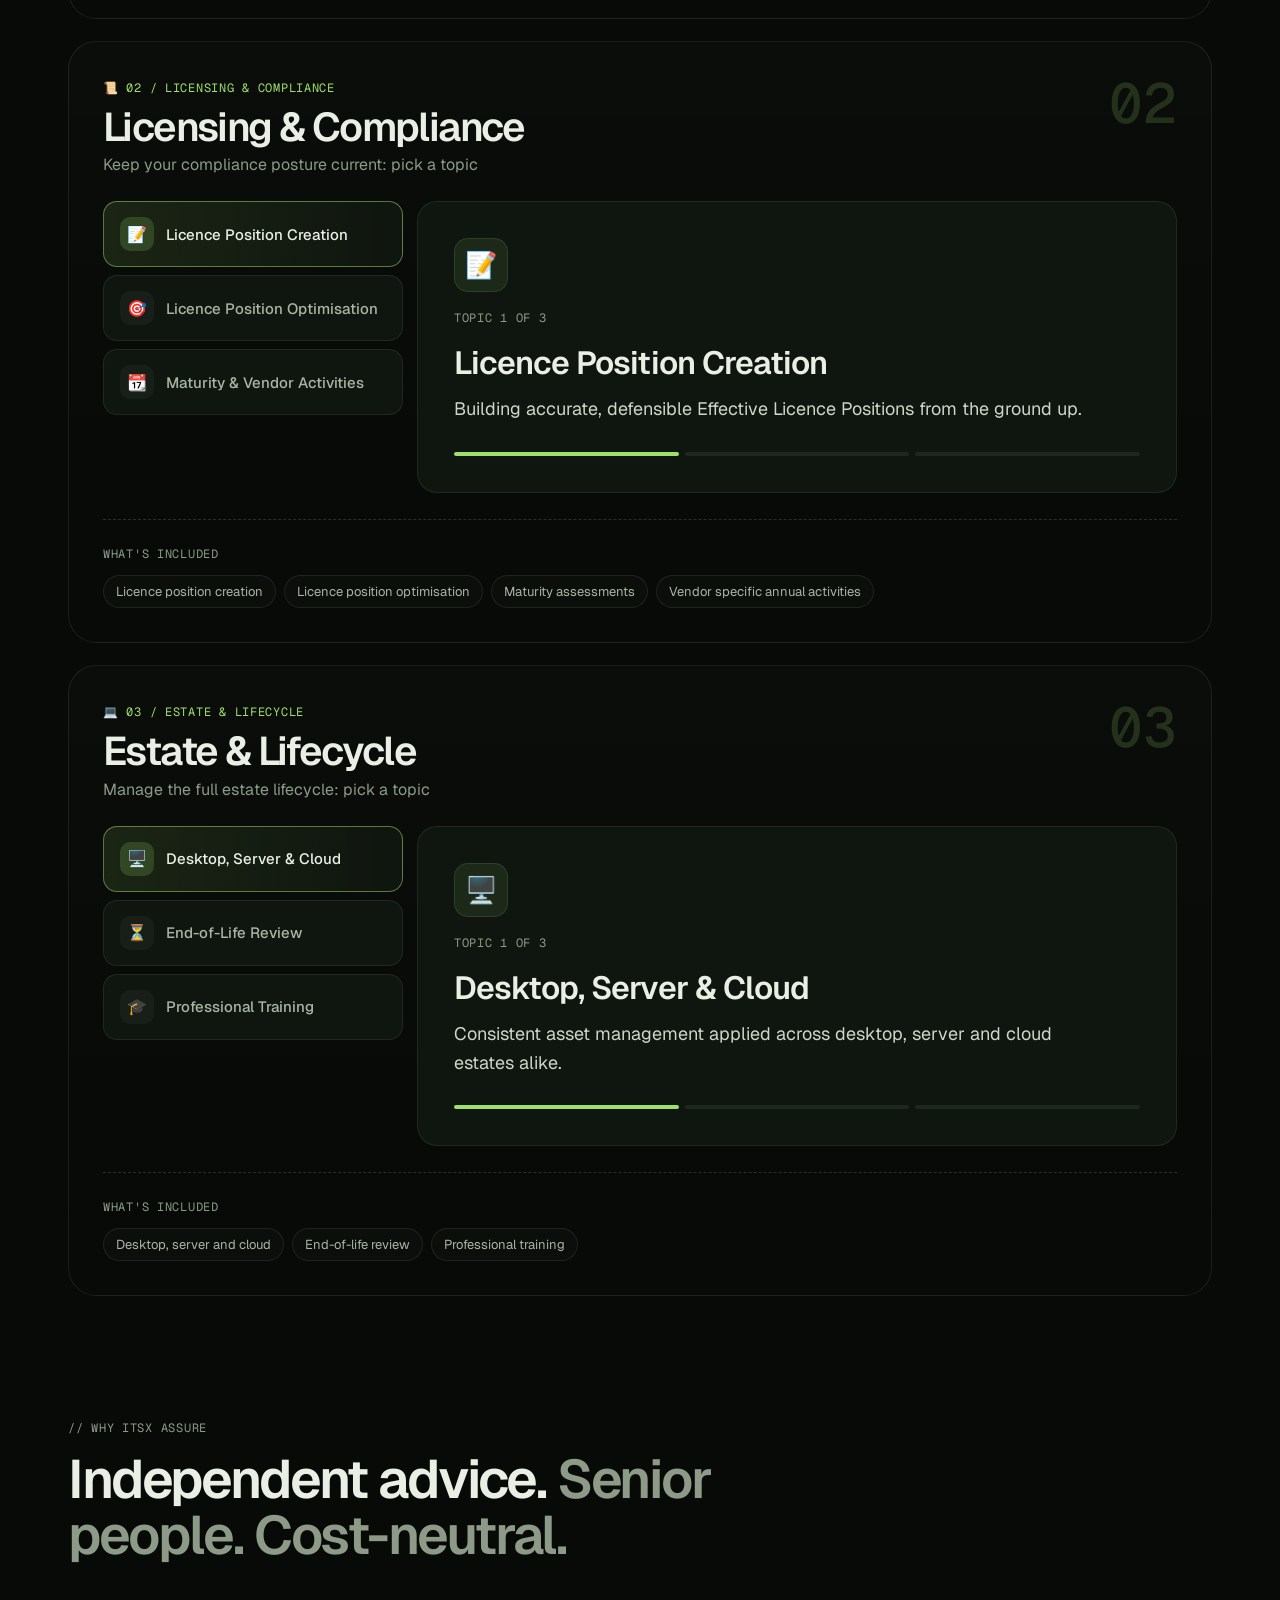
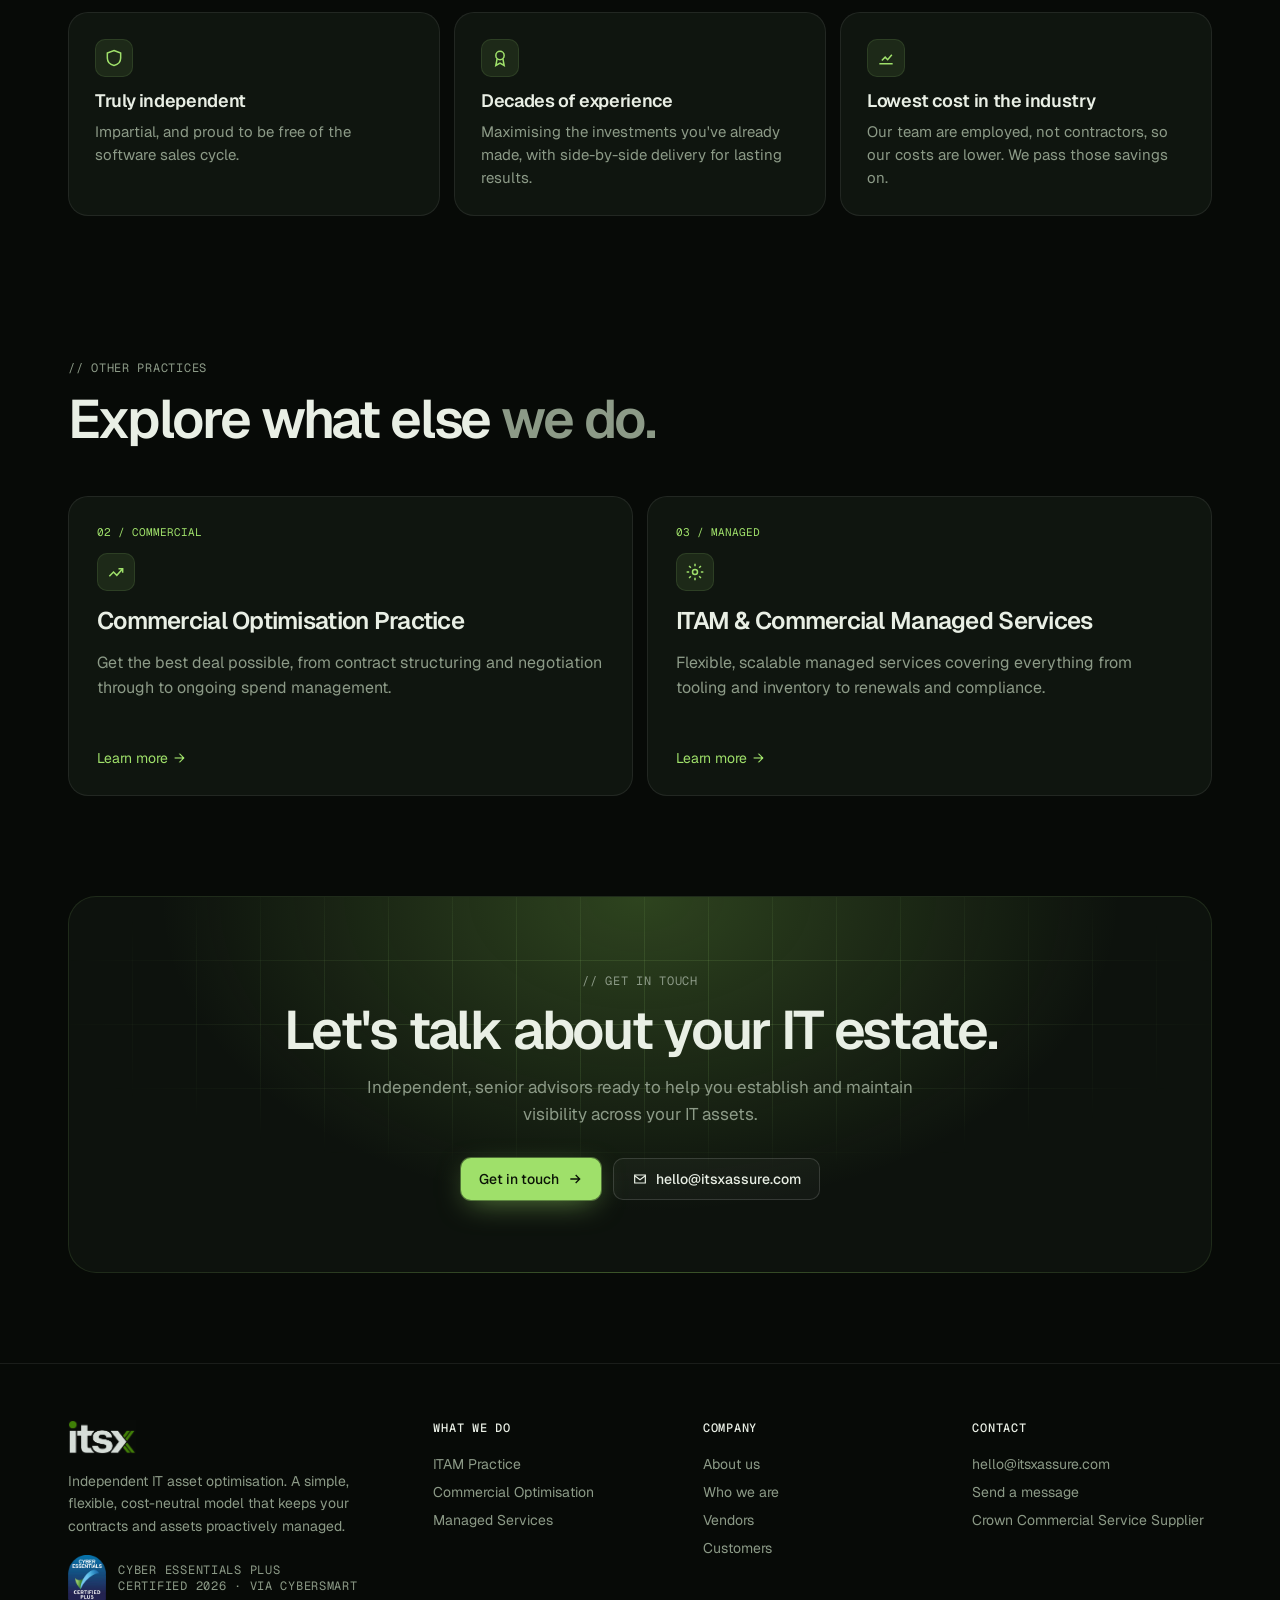
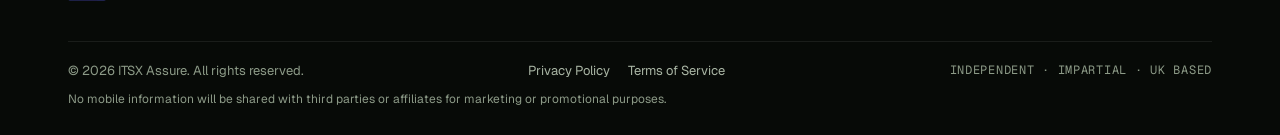
<file: itam-practice.html>
<!DOCTYPE html>
<html lang="en">
<head>
<meta charset="utf-8">
<meta name="viewport" content="width=device-width, initial-scale=1">
<title>ITSX Assure | IT Asset Management Practice</title>
<meta name="description" content="Establish and maintain IT visibility across your estate, from governance and tooling through to licence positions and end-of-life planning.">
<meta name="theme-color" content="#070a07">
<link rel="icon" type="image/png" href="assets/favicon.png">
<link rel="preconnect" href="https://fonts.googleapis.com">
<link rel="preconnect" href="https://fonts.gstatic.com" crossorigin>
<link href="https://fonts.googleapis.com/css2?family=Geist:wght@300;400;500;600;700&family=Geist+Mono:wght@400;500&display=swap" rel="stylesheet">
<link rel="stylesheet" href="styles.css">
<script src="site.js"></script>
</head>
<body>
<header class="nav"><div class="wrap">
  <a href="index.html" aria-label="ITSX Assure home"><img class="logo-dark" src="assets/itsx-logo.png" alt="ITSX Assure"></a>
  <nav class="menu" aria-label="Main">
    <a href="index.html#about">About us</a>
    <div class="dd active"><button aria-haspopup="true">What we do <svg viewBox="0 0 24 24" fill="none" stroke="currentColor" stroke-width="2.4"><path d="m6 9 6 6 6-6"/></svg></button><div class="dd-panel"><a href="itam-practice.html"><div class="ico"><svg viewBox="0 0 24 24" fill="none" stroke="currentColor" stroke-width="1.8"><rect x="3" y="4" width="18" height="6" rx="2"/><rect x="3" y="14" width="18" height="6" rx="2"/><path d="M7 7h.01M7 17h.01"/></svg></div><span><b>IT Asset Management Practice</b><small>Establish and maintain IT visibility, from governance and tooling through to licence positions and end-of-life planning.</small></span></a><a href="commercial-optimisation.html"><div class="ico"><svg viewBox="0 0 24 24" fill="none" stroke="currentColor" stroke-width="1.8"><path d="M4 17l5-5 4 4 7-8"/><path d="M15 8h5v5"/></svg></div><span><b>Commercial Optimisation Practice</b><small>Get the best deal possible, from contract structuring and negotiation through to ongoing spend management.</small></span></a><a href="managed-services.html"><div class="ico"><svg viewBox="0 0 24 24" fill="none" stroke="currentColor" stroke-width="1.8"><circle cx="12" cy="12" r="3"/><path d="M12 2v3M12 19v3M2 12h3M19 12h3M4.9 4.9l2.1 2.1M17 17l2.1 2.1M4.9 19.1L7 17M17 7l2.1-2.1"/></svg></div><span><b>ITAM & Commercial Managed Services</b><small>Flexible, scalable managed services covering everything from tooling and inventory to renewals and compliance.</small></span></a></div></div>
    <a href="index.html#who">Who we are</a>
    <a href="index.html#vendors">Vendors</a>
    <a href="index.html#customers">Customers</a>
  </nav>
  <div class="nav-right">
    <a class="btn btn-primary" href="#contact" data-contact>Get in touch</a>
    <button class="burger" aria-label="Open menu" aria-expanded="false"><svg viewBox="0 0 24 24" fill="none" stroke="currentColor" stroke-width="2"><path d="M4 6h16M4 12h16M4 18h16"/></svg></button>
  </div>
</div>
<div class="mobile-menu">
  <a href="index.html#about">About us</a>
  <a href="index.html#what">What we do</a>
  <a class="sub" href="itam-practice.html">↳ ITAM Practice</a>
  <a class="sub" href="commercial-optimisation.html">↳ Commercial Optimisation</a>
  <a class="sub" href="managed-services.html">↳ Managed Services</a>
  <a href="index.html#who">Who we are</a>
  <a href="index.html#vendors">Vendors</a>
  <a href="index.html#customers">Customers</a>
  <a class="btn btn-primary" href="#contact" data-contact>Get in touch</a>
</div>
</header>

<div class="hero" id="top">
  <div class="backdrop"><div class="glow"></div></div>
  <div class="wrap">
    <div>
      <div class="crumbs rv"><a href="index.html">Home</a><span>/</span><a href="index.html#what">What we do</a><span>/</span><span style="opacity:1;color:var(--lime)">ITAM Practice</span></div>
      <h1 class="rv">IT Asset Management <span class="grad">Practice.</span></h1>
      <p class="lede rv">Establish and maintain IT visibility across your estate, from governance and tooling through to licence positions and end-of-life planning.</p>
      <div class="actions rv"><a class="btn btn-primary" href="#contact" data-contact>Get in touch <svg viewBox="0 0 24 24" fill="none" stroke="currentColor" stroke-width="2"><path d="M5 12h14M13 6l6 6-6 6"/></svg></a><a class="btn btn-ghost" href="#explore">Explore the practice</a></div>
    </div>
    <div class="map rv">
      <div class="dash-top"><div class="dots"><i></i><i></i><i></i></div><span class="mono">Practice 01 / 03</span><span class="mono lime">10 topics</span></div>
      <a class="map-item" href="#foundations"><span class="emo">🧭</span><span><b>Foundations</b><small>Establish and maintain IT visibility</small></span><span class="count">4 TOPICS →</span></a>
      <a class="map-item" href="#licensing"><span class="emo">📜</span><span><b>Licensing &amp; Compliance</b><small>Keep your compliance posture current</small></span><span class="count">3 TOPICS →</span></a>
      <a class="map-item" href="#lifecycle"><span class="emo">💻</span><span><b>Estate &amp; Lifecycle</b><small>Manage the full estate lifecycle</small></span><span class="count">3 TOPICS →</span></a>
    </div>
  </div>
</div>

<section id="explore" style="padding-top:40px"><div class="wrap">
  <div class="sec-title rv"><span class="mono">// Explore the practice</span><h2>Three areas. <span>10 topics.</span></h2><p>Pick a topic in each area to see how we help.</p></div>

  <div class="explorer rv" id="foundations">
    <div class="ex-head"><div><span class="mono lime">🧭 01 / Foundations</span><h2>Foundations</h2><p>Establish and maintain IT visibility: pick a topic</p></div><span class="ex-num">01</span></div>
    <div class="tabs" data-tabs>
      <div class="tablist" role="tablist" aria-label="Foundations topics">
        <button class="tab" role="tab" aria-selected="true" tabindex="0" data-t="foundations-0"><span class="emo">👥</span>People &amp; Governance</button>
        <button class="tab" role="tab" aria-selected="false" tabindex="-1" data-t="foundations-1"><span class="emo">🧰</span>Tooling &amp; Data</button>
        <button class="tab" role="tab" aria-selected="false" tabindex="-1" data-t="foundations-2"><span class="emo">🗂️</span>Asset Scoping &amp; Operating Model</button>
        <button class="tab" role="tab" aria-selected="false" tabindex="-1" data-t="foundations-3"><span class="emo">💬</span>Communication</button>
      </div>
      <div>
        <div class="panel on" id="foundations-0" role="tabpanel"><div class="ico-lg">👥</div><span class="mono" style="display:block;margin-top:18px">Topic 1 of 4</span><h3>People &amp; Governance</h3><p>People: resources, training and leadership, paired with the process, policy and governance that keep IT asset management embedded and accountable.</p><div class="step"><i class="on"></i><i class=""></i><i class=""></i><i class=""></i></div></div>
        <div class="panel" id="foundations-1" role="tabpanel"><div class="ico-lg">🧰</div><span class="mono" style="display:block;margin-top:18px">Topic 2 of 4</span><h3>Tooling &amp; Data</h3><p>Tooling services alongside data integrity and audit, so every decision the practice makes is backed by data you can trust.</p><div class="step"><i class=""></i><i class="on"></i><i class=""></i><i class=""></i></div></div>
        <div class="panel" id="foundations-2" role="tabpanel"><div class="ico-lg">🗂️</div><span class="mono" style="display:block;margin-top:18px">Topic 3 of 4</span><h3>Asset Scoping &amp; Operating Model</h3><p>Asset scoping into Gold, Silver and Bronze tiers, underpinned by a target operating model built around how your organisation actually works.</p><div class="step"><i class=""></i><i class=""></i><i class="on"></i><i class=""></i></div></div>
        <div class="panel" id="foundations-3" role="tabpanel"><div class="ico-lg">💬</div><span class="mono" style="display:block;margin-top:18px">Topic 4 of 4</span><h3>Communication &amp; Continuous Improvement</h3><p>Ongoing communication and continuous improvement that keeps the practice embedded long after the initial rollout.</p><div class="step"><i class=""></i><i class=""></i><i class=""></i><i class="on"></i></div></div>
      </div>
    </div>
    <div class="included"><span class="mono">What's included</span><div class="chips"><span>People: resources / training / leadership</span><span>Process, policy &amp; governance</span><span>Tooling services</span><span>Data: integrity &amp; audit</span><span>Asset scoping: Gold, Silver, Bronze</span><span>Target operating models</span><span>Communication &amp; continuous improvement</span></div></div>
  </div>

  <div class="explorer rv" id="licensing">
    <div class="ex-head"><div><span class="mono lime">📜 02 / Licensing &amp; Compliance</span><h2>Licensing &amp; Compliance</h2><p>Keep your compliance posture current: pick a topic</p></div><span class="ex-num">02</span></div>
    <div class="tabs" data-tabs>
      <div class="tablist" role="tablist" aria-label="Licensing &amp; Compliance topics">
        <button class="tab" role="tab" aria-selected="true" tabindex="0" data-t="licensing-0"><span class="emo">📝</span>Licence Position Creation</button>
        <button class="tab" role="tab" aria-selected="false" tabindex="-1" data-t="licensing-1"><span class="emo">🎯</span>Licence Position Optimisation</button>
        <button class="tab" role="tab" aria-selected="false" tabindex="-1" data-t="licensing-2"><span class="emo">📆</span>Maturity &amp; Vendor Activities</button>
      </div>
      <div>
        <div class="panel on" id="licensing-0" role="tabpanel"><div class="ico-lg">📝</div><span class="mono" style="display:block;margin-top:18px">Topic 1 of 3</span><h3>Licence Position Creation</h3><p>Building accurate, defensible Effective Licence Positions from the ground up.</p><div class="step"><i class="on"></i><i class=""></i><i class=""></i></div></div>
        <div class="panel" id="licensing-1" role="tabpanel"><div class="ico-lg">🎯</div><span class="mono" style="display:block;margin-top:18px">Topic 2 of 3</span><h3>Licence Position Optimisation</h3><p>Refining existing licence positions to remove waste and reduce compliance risk.</p><div class="step"><i class=""></i><i class="on"></i><i class=""></i></div></div>
        <div class="panel" id="licensing-2" role="tabpanel"><div class="ico-lg">📆</div><span class="mono" style="display:block;margin-top:18px">Topic 3 of 3</span><h3>Maturity Assessments &amp; Vendor Activities</h3><p>Maturity assessments and vendor specific annual activities that keep your compliance posture current.</p><div class="step"><i class=""></i><i class=""></i><i class="on"></i></div></div>
      </div>
    </div>
    <div class="included"><span class="mono">What's included</span><div class="chips"><span>Licence position creation</span><span>Licence position optimisation</span><span>Maturity assessments</span><span>Vendor specific annual activities</span></div></div>
  </div>

  <div class="explorer rv" id="lifecycle">
    <div class="ex-head"><div><span class="mono lime">💻 03 / Estate &amp; Lifecycle</span><h2>Estate &amp; Lifecycle</h2><p>Manage the full estate lifecycle: pick a topic</p></div><span class="ex-num">03</span></div>
    <div class="tabs" data-tabs>
      <div class="tablist" role="tablist" aria-label="Estate &amp; Lifecycle topics">
        <button class="tab" role="tab" aria-selected="true" tabindex="0" data-t="lifecycle-0"><span class="emo">🖥️</span>Desktop, Server &amp; Cloud</button>
        <button class="tab" role="tab" aria-selected="false" tabindex="-1" data-t="lifecycle-1"><span class="emo">⏳</span>End-of-Life Review</button>
        <button class="tab" role="tab" aria-selected="false" tabindex="-1" data-t="lifecycle-2"><span class="emo">🎓</span>Professional Training</button>
      </div>
      <div>
        <div class="panel on" id="lifecycle-0" role="tabpanel"><div class="ico-lg">🖥️</div><span class="mono" style="display:block;margin-top:18px">Topic 1 of 3</span><h3>Desktop, Server &amp; Cloud</h3><p>Consistent asset management applied across desktop, server and cloud estates alike.</p><div class="step"><i class="on"></i><i class=""></i><i class=""></i></div></div>
        <div class="panel" id="lifecycle-1" role="tabpanel"><div class="ico-lg">⏳</div><span class="mono" style="display:block;margin-top:18px">Topic 2 of 3</span><h3>End-of-Life Review</h3><p>Planned reviews that catch end-of-life risk before it becomes an incident.</p><div class="step"><i class=""></i><i class="on"></i><i class=""></i></div></div>
        <div class="panel" id="lifecycle-2" role="tabpanel"><div class="ico-lg">🎓</div><span class="mono" style="display:block;margin-top:18px">Topic 3 of 3</span><h3>Professional Training</h3><p>Training that builds lasting in-house capability, not just a one-off handover.</p><div class="step"><i class=""></i><i class=""></i><i class="on"></i></div></div>
      </div>
    </div>
    <div class="included"><span class="mono">What's included</span><div class="chips"><span>Desktop, server and cloud</span><span>End-of-life review</span><span>Professional training</span></div></div>
  </div>
</div></section>

<section style="padding-top:20px"><div class="wrap">
  <div class="sec-title rv"><span class="mono">// Why ITSX Assure</span><h2>Independent advice. <span>Senior people. Cost-neutral.</span></h2></div>
  <div class="why three">
    <div class="b spot rv"><div class="ico"><svg viewBox="0 0 24 24" fill="none" stroke="currentColor" stroke-width="1.8"><path d="M12 3l8 3v6c0 5-3.5 8-8 9-4.5-1-8-4-8-9V6z"/></svg></div><h3>Truly independent</h3><p>Impartial, and proud to be free of the software sales cycle.</p></div>
    <div class="b spot rv"><div class="ico"><svg viewBox="0 0 24 24" fill="none" stroke="currentColor" stroke-width="1.8"><circle cx="12" cy="9" r="5"/><path d="M8.5 13 7 21l5-3 5 3-1.5-8"/></svg></div><h3>Decades of experience</h3><p>Maximising the investments you've already made, with side-by-side delivery for lasting results.</p></div>
    <div class="b spot rv"><div class="ico"><svg viewBox="0 0 24 24" fill="none" stroke="currentColor" stroke-width="1.8"><path d="M4 19h16"/><path d="M7 15l4-4 3 3 5-6"/></svg></div><h3>Lowest cost in the industry</h3><p>Our team are employed, not contractors, so our costs are lower. We pass those savings on.</p></div>
  </div>
</div></section>

<section style="padding-top:0"><div class="wrap">
  <div class="sec-title rv"><span class="mono">// Other practices</span><h2>Explore what else <span>we do.</span></h2></div>
  <div class="practices two">
    <a class="pr spot rv" href="commercial-optimisation.html"><span class="tag">02 / COMMERCIAL</span><div class="ico"><svg viewBox="0 0 24 24" fill="none" stroke="currentColor" stroke-width="1.8"><path d="M4 17l5-5 4 4 7-8"/><path d="M15 8h5v5"/></svg></div><h3>Commercial Optimisation Practice</h3><p>Get the best deal possible, from contract structuring and negotiation through to ongoing spend management.</p><span class="more">Learn more <i>→</i></span></a>
    <a class="pr spot rv" href="managed-services.html"><span class="tag">03 / MANAGED</span><div class="ico"><svg viewBox="0 0 24 24" fill="none" stroke="currentColor" stroke-width="1.8"><circle cx="12" cy="12" r="3"/><path d="M12 2v3M12 19v3M2 12h3M19 12h3M4.9 4.9l2.1 2.1M17 17l2.1 2.1M4.9 19.1L7 17M17 7l2.1-2.1"/></svg></div><h3>ITAM & Commercial Managed Services</h3><p>Flexible, scalable managed services covering everything from tooling and inventory to renewals and compliance.</p><span class="more">Learn more <i>→</i></span></a>
  </div>
</div></section>

<div class="wrap"><div class="cta rv" id="contact">
  <div class="backdrop"></div>
  <div style="position:relative">
    <span class="mono">// Get in touch</span>
    <h2>Let's talk about your IT estate.</h2>
    <p>Independent, senior advisors ready to help you establish and maintain visibility across your IT assets.</p>
    <div class="actions"><a class="btn btn-primary" href="#contact" data-contact>Get in touch <svg viewBox="0 0 24 24" fill="none" stroke="currentColor" stroke-width="2"><path d="M5 12h14M13 6l6 6-6 6"/></svg></a><a class="btn btn-ghost" href="mailto:hello@itsxassure.com"><svg viewBox="0 0 24 24" fill="none" stroke="currentColor" stroke-width="1.8"><path d="M4 6h16v12H4z"/><path d="m4 7 8 6 8-6"/></svg> hello@itsxassure.com</a></div>
  </div>
</div></div>
<footer><div class="wrap">
  <div class="foot">
    <div>
      <img class="logo-dark" src="assets/itsx-logo.png" alt="ITSX Assure" style="height:34px">
      <p>Independent IT asset optimisation. A simple, flexible, cost-neutral model that keeps your contracts and assets proactively managed.</p>
      <div class="cep"><img src="assets/cyber-essentials-plus.png" alt="Cyber Essentials Plus"><span class="mono">Cyber Essentials Plus<br>Certified 2026 · via CyberSmart</span></div>
    </div>
    <div><h4>What we do</h4><a href="itam-practice.html">ITAM Practice</a><a href="commercial-optimisation.html">Commercial Optimisation</a><a href="managed-services.html">Managed Services</a></div>
    <div><h4>Company</h4><a href="index.html#about">About us</a><a href="index.html#who">Who we are</a><a href="index.html#vendors">Vendors</a><a href="index.html#customers">Customers</a></div>
    <div><h4>Contact</h4><a href="mailto:hello@itsxassure.com">hello@itsxassure.com</a><a href="#contact" data-contact>Send a message</a><span style="display:block;padding:5px 0">Crown Commercial Service Supplier</span></div>
  </div>
  <div class="foot-bottom"><span>© 2026 ITSX Assure. All rights reserved.</span><span class="legal-links"><a href="privacy.html">Privacy Policy</a><a href="terms.html">Terms of Service</a></span><span class="mono">Independent · Impartial · UK based</span></div>
  <p class="foot-note">No mobile information will be shared with third parties or affiliates for marketing or promotional purposes.</p>
</div></footer>

<div class="modal" id="contact-modal" role="dialog" aria-modal="true" aria-labelledby="contact-title">
  <div class="modal-box">
    <button class="x" data-close aria-label="Close">×</button>
    <span class="mono">// Get in touch</span>
    <h3 id="contact-title">Send us a message</h3>
    <p>We'll reply from hello@itsxassure.com.</p>
    <form novalidate>
      <label class="field"><span>Name</span><input name="name" type="text" autocomplete="name" required></label>
      <label class="field"><span>Email</span><input name="email" type="email" autocomplete="email" required></label>
      <label class="field"><span>Message</span><textarea name="message" required></textarea></label>
      <p class="form-error">Something went wrong sending your message. Please try again, or email us directly at <a href="mailto:hello@itsxassure.com">hello@itsxassure.com</a>.</p>
      <p class="form-note">We will use your details only to respond to your enquiry. See our <a href="privacy.html">Privacy Policy</a>.</p>
      <button class="btn btn-primary" type="submit" style="width:100%;justify-content:center;padding:14px">Send message</button>
    </form>
    <div class="sent"><div class="tick">✓</div><h3>Message sent</h3><p>Thanks, we've received your message and will reply from hello@itsxassure.com shortly.</p><button class="btn btn-ghost" data-close>Close</button></div>
  </div>
</div>
</body>
</html>
</file>
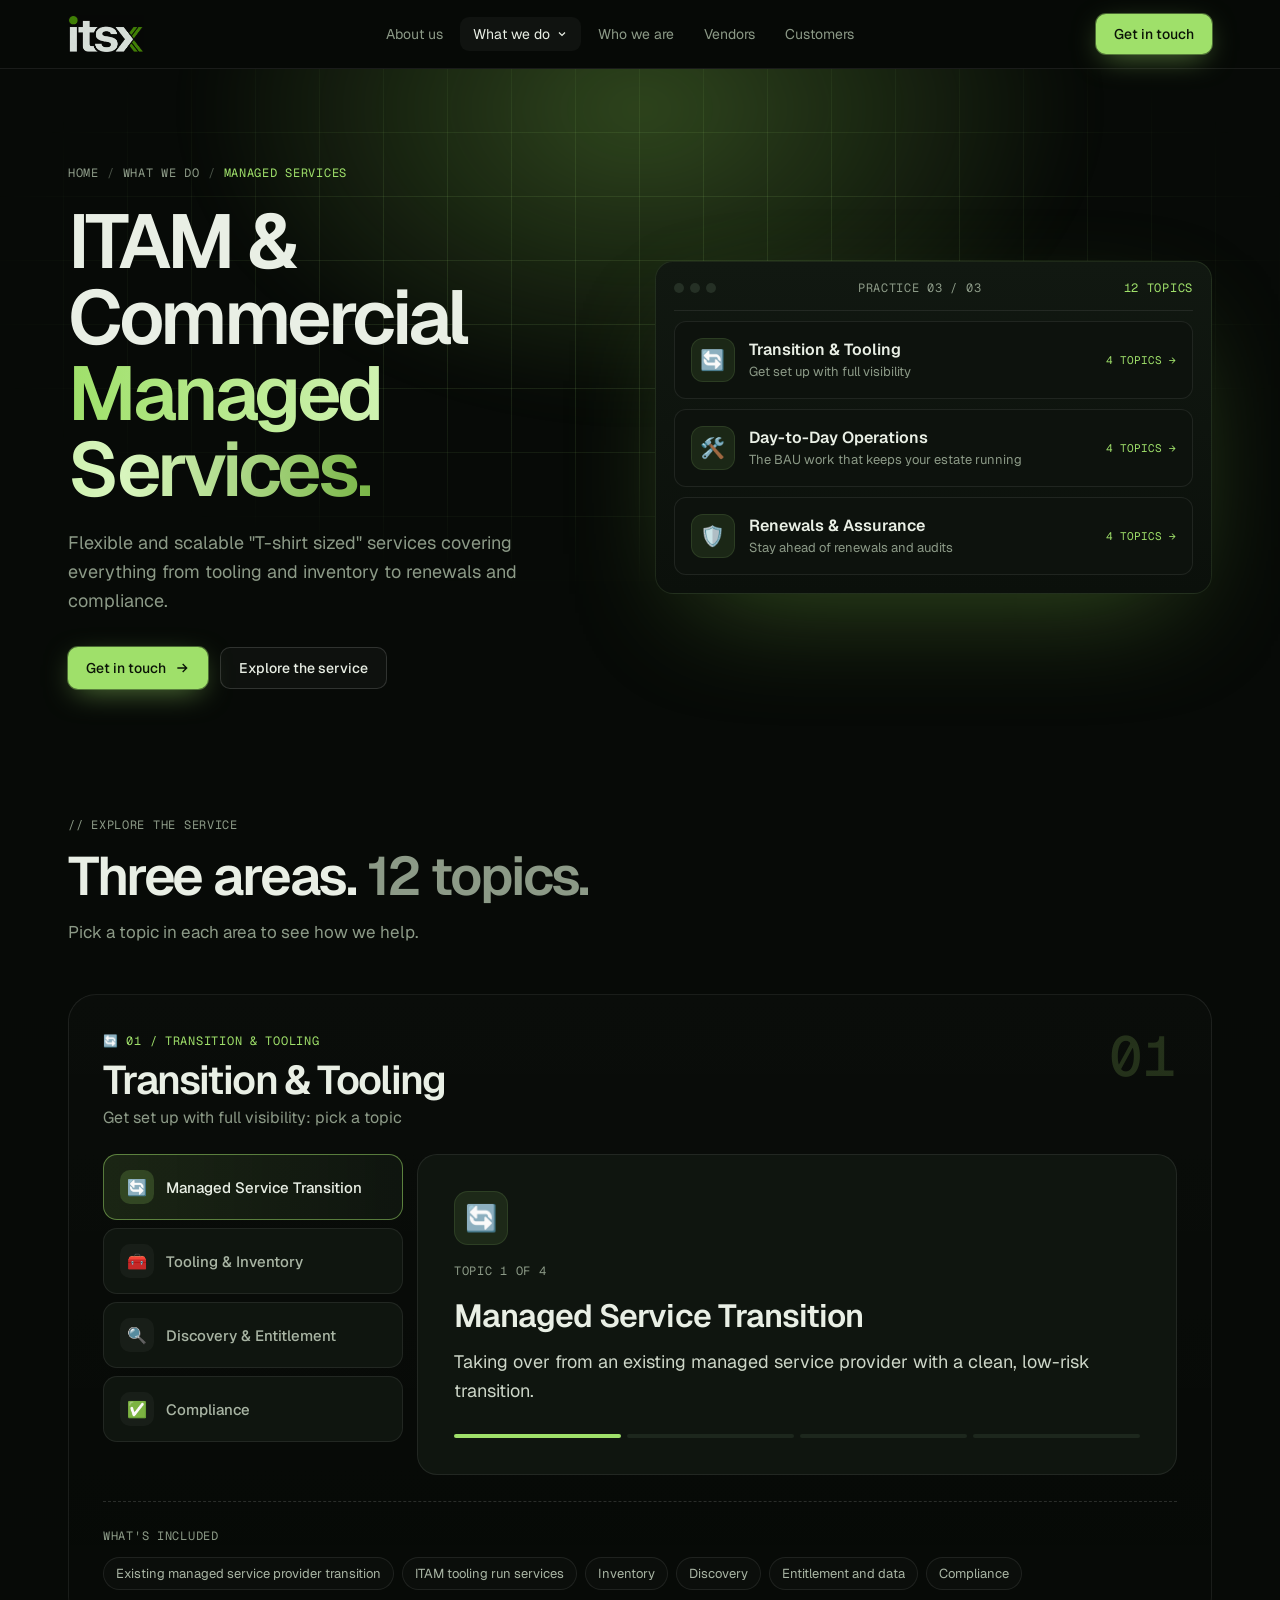
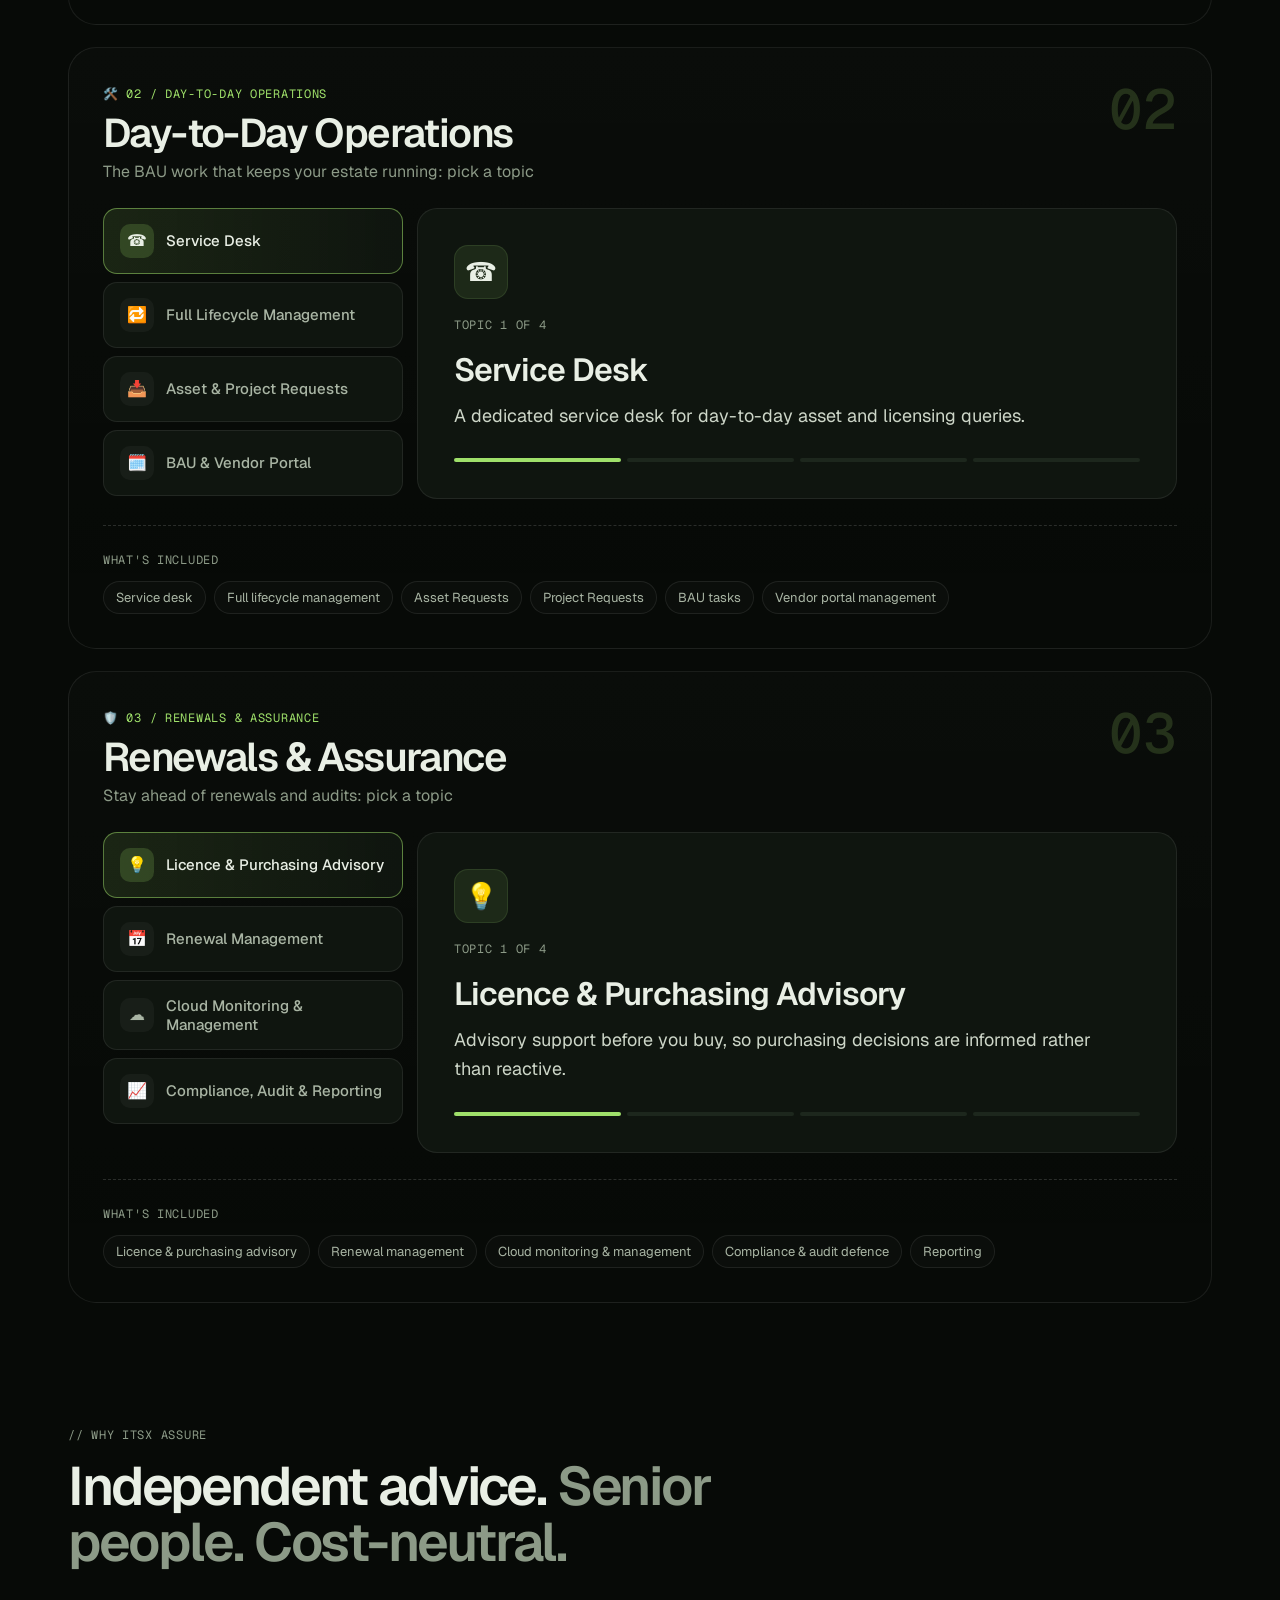
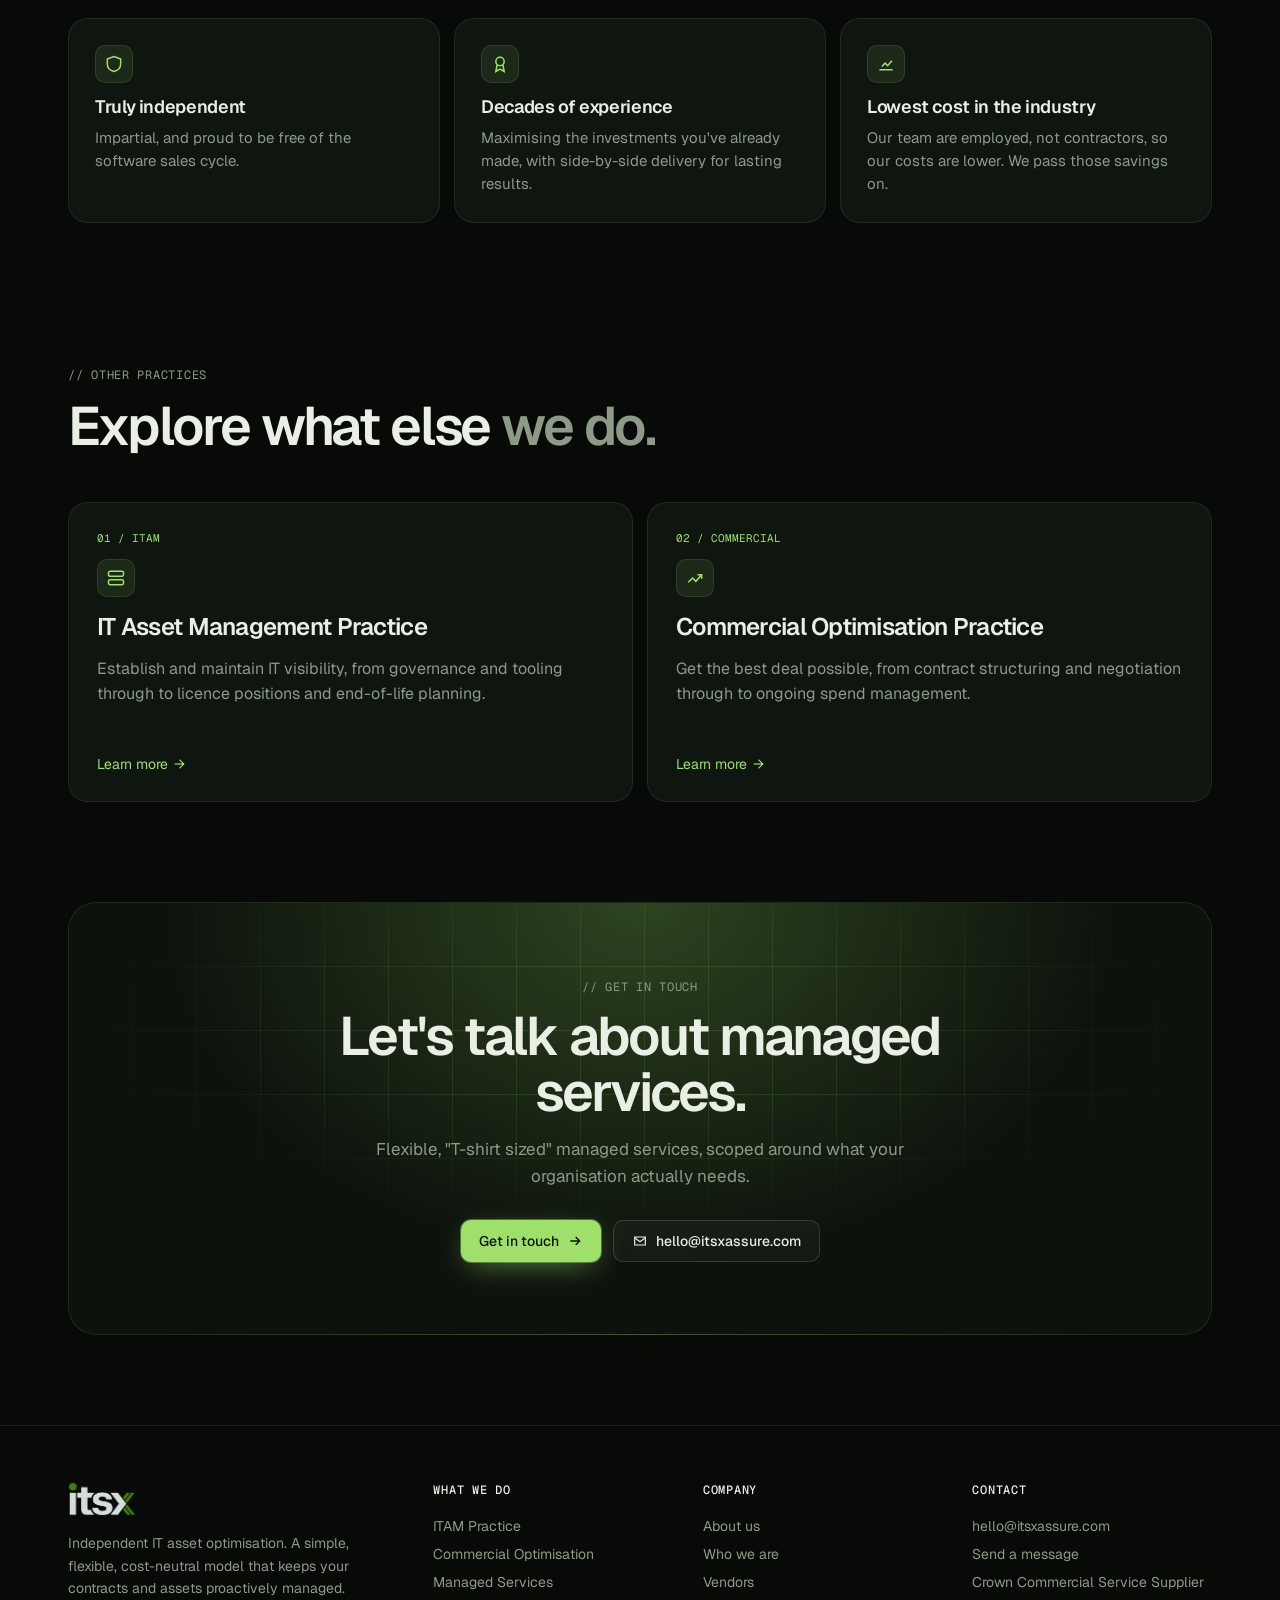
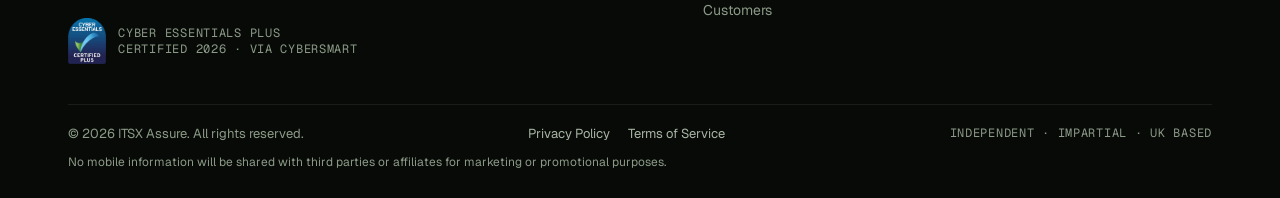
<file: managed-services.html>
<!DOCTYPE html>
<html lang="en">
<head>
<meta charset="utf-8">
<meta name="viewport" content="width=device-width, initial-scale=1">
<title>ITSX Assure | ITAM &amp; Commercial Managed Services</title>
<meta name="description" content="Flexible and scalable &quot;T-shirt sized&quot; services covering everything from tooling and inventory to renewals and compliance.">
<meta name="theme-color" content="#070a07">
<link rel="icon" type="image/png" href="assets/favicon.png">
<link rel="preconnect" href="https://fonts.googleapis.com">
<link rel="preconnect" href="https://fonts.gstatic.com" crossorigin>
<link href="https://fonts.googleapis.com/css2?family=Geist:wght@300;400;500;600;700&family=Geist+Mono:wght@400;500&display=swap" rel="stylesheet">
<link rel="stylesheet" href="styles.css">
<script src="site.js"></script>
</head>
<body>
<header class="nav"><div class="wrap">
  <a href="index.html" aria-label="ITSX Assure home"><img class="logo-dark" src="assets/itsx-logo.png" alt="ITSX Assure"></a>
  <nav class="menu" aria-label="Main">
    <a href="index.html#about">About us</a>
    <div class="dd active"><button aria-haspopup="true">What we do <svg viewBox="0 0 24 24" fill="none" stroke="currentColor" stroke-width="2.4"><path d="m6 9 6 6 6-6"/></svg></button><div class="dd-panel"><a href="itam-practice.html"><div class="ico"><svg viewBox="0 0 24 24" fill="none" stroke="currentColor" stroke-width="1.8"><rect x="3" y="4" width="18" height="6" rx="2"/><rect x="3" y="14" width="18" height="6" rx="2"/><path d="M7 7h.01M7 17h.01"/></svg></div><span><b>IT Asset Management Practice</b><small>Establish and maintain IT visibility, from governance and tooling through to licence positions and end-of-life planning.</small></span></a><a href="commercial-optimisation.html"><div class="ico"><svg viewBox="0 0 24 24" fill="none" stroke="currentColor" stroke-width="1.8"><path d="M4 17l5-5 4 4 7-8"/><path d="M15 8h5v5"/></svg></div><span><b>Commercial Optimisation Practice</b><small>Get the best deal possible, from contract structuring and negotiation through to ongoing spend management.</small></span></a><a href="managed-services.html"><div class="ico"><svg viewBox="0 0 24 24" fill="none" stroke="currentColor" stroke-width="1.8"><circle cx="12" cy="12" r="3"/><path d="M12 2v3M12 19v3M2 12h3M19 12h3M4.9 4.9l2.1 2.1M17 17l2.1 2.1M4.9 19.1L7 17M17 7l2.1-2.1"/></svg></div><span><b>ITAM & Commercial Managed Services</b><small>Flexible, scalable managed services covering everything from tooling and inventory to renewals and compliance.</small></span></a></div></div>
    <a href="index.html#who">Who we are</a>
    <a href="index.html#vendors">Vendors</a>
    <a href="index.html#customers">Customers</a>
  </nav>
  <div class="nav-right">
    <a class="btn btn-primary" href="#contact" data-contact>Get in touch</a>
    <button class="burger" aria-label="Open menu" aria-expanded="false"><svg viewBox="0 0 24 24" fill="none" stroke="currentColor" stroke-width="2"><path d="M4 6h16M4 12h16M4 18h16"/></svg></button>
  </div>
</div>
<div class="mobile-menu">
  <a href="index.html#about">About us</a>
  <a href="index.html#what">What we do</a>
  <a class="sub" href="itam-practice.html">↳ ITAM Practice</a>
  <a class="sub" href="commercial-optimisation.html">↳ Commercial Optimisation</a>
  <a class="sub" href="managed-services.html">↳ Managed Services</a>
  <a href="index.html#who">Who we are</a>
  <a href="index.html#vendors">Vendors</a>
  <a href="index.html#customers">Customers</a>
  <a class="btn btn-primary" href="#contact" data-contact>Get in touch</a>
</div>
</header>

<div class="hero" id="top">
  <div class="backdrop"><div class="glow"></div></div>
  <div class="wrap">
    <div>
      <div class="crumbs rv"><a href="index.html">Home</a><span>/</span><a href="index.html#what">What we do</a><span>/</span><span style="opacity:1;color:var(--lime)">Managed Services</span></div>
      <h1 class="rv">ITAM &amp; Commercial <span class="grad">Managed Services.</span></h1>
      <p class="lede rv">Flexible and scalable "T-shirt sized" services covering everything from tooling and inventory to renewals and compliance.</p>
      <div class="actions rv"><a class="btn btn-primary" href="#contact" data-contact>Get in touch <svg viewBox="0 0 24 24" fill="none" stroke="currentColor" stroke-width="2"><path d="M5 12h14M13 6l6 6-6 6"/></svg></a><a class="btn btn-ghost" href="#explore">Explore the service</a></div>
    </div>
    <div class="map rv">
      <div class="dash-top"><div class="dots"><i></i><i></i><i></i></div><span class="mono">Practice 03 / 03</span><span class="mono lime">12 topics</span></div>
      <a class="map-item" href="#transition"><span class="emo">🔄</span><span><b>Transition &amp; Tooling</b><small>Get set up with full visibility</small></span><span class="count">4 TOPICS →</span></a>
      <a class="map-item" href="#operations"><span class="emo">🛠️</span><span><b>Day-to-Day Operations</b><small>The BAU work that keeps your estate running</small></span><span class="count">4 TOPICS →</span></a>
      <a class="map-item" href="#assurance"><span class="emo">🛡️</span><span><b>Renewals &amp; Assurance</b><small>Stay ahead of renewals and audits</small></span><span class="count">4 TOPICS →</span></a>
    </div>
  </div>
</div>

<section id="explore" style="padding-top:40px"><div class="wrap">
  <div class="sec-title rv"><span class="mono">// Explore the service</span><h2>Three areas. <span>12 topics.</span></h2><p>Pick a topic in each area to see how we help.</p></div>

  <div class="explorer rv" id="transition">
    <div class="ex-head"><div><span class="mono lime">🔄 01 / Transition &amp; Tooling</span><h2>Transition &amp; Tooling</h2><p>Get set up with full visibility: pick a topic</p></div><span class="ex-num">01</span></div>
    <div class="tabs" data-tabs>
      <div class="tablist" role="tablist" aria-label="Transition &amp; Tooling topics">
        <button class="tab" role="tab" aria-selected="true" tabindex="0" data-t="transition-0"><span class="emo">🔄</span>Managed Service Transition</button>
        <button class="tab" role="tab" aria-selected="false" tabindex="-1" data-t="transition-1"><span class="emo">🧰</span>Tooling &amp; Inventory</button>
        <button class="tab" role="tab" aria-selected="false" tabindex="-1" data-t="transition-2"><span class="emo">🔍</span>Discovery &amp; Entitlement</button>
        <button class="tab" role="tab" aria-selected="false" tabindex="-1" data-t="transition-3"><span class="emo">✅</span>Compliance</button>
      </div>
      <div>
        <div class="panel on" id="transition-0" role="tabpanel"><div class="ico-lg">🔄</div><span class="mono" style="display:block;margin-top:18px">Topic 1 of 4</span><h3>Managed Service Transition</h3><p>Taking over from an existing managed service provider with a clean, low-risk transition.</p><div class="step"><i class="on"></i><i class=""></i><i class=""></i><i class=""></i></div></div>
        <div class="panel" id="transition-1" role="tabpanel"><div class="ico-lg">🧰</div><span class="mono" style="display:block;margin-top:18px">Topic 2 of 4</span><h3>Tooling &amp; Inventory</h3><p>ITAM tooling run services paired with a maintained, accurate inventory.</p><div class="step"><i class=""></i><i class="on"></i><i class=""></i><i class=""></i></div></div>
        <div class="panel" id="transition-2" role="tabpanel"><div class="ico-lg">🔍</div><span class="mono" style="display:block;margin-top:18px">Topic 3 of 4</span><h3>Discovery &amp; Entitlement</h3><p>Discovery of what is actually deployed, matched against entitlement and data.</p><div class="step"><i class=""></i><i class=""></i><i class="on"></i><i class=""></i></div></div>
        <div class="panel" id="transition-3" role="tabpanel"><div class="ico-lg">✅</div><span class="mono" style="display:block;margin-top:18px">Topic 4 of 4</span><h3>Compliance</h3><p>Ongoing compliance management built into the day-to-day service, not bolted on at renewal time.</p><div class="step"><i class=""></i><i class=""></i><i class=""></i><i class="on"></i></div></div>
      </div>
    </div>
    <div class="included"><span class="mono">What's included</span><div class="chips"><span>Existing managed service provider transition</span><span>ITAM tooling run services</span><span>Inventory</span><span>Discovery</span><span>Entitlement and data</span><span>Compliance</span></div></div>
  </div>

  <div class="explorer rv" id="operations">
    <div class="ex-head"><div><span class="mono lime">🛠️ 02 / Day-to-Day Operations</span><h2>Day-to-Day Operations</h2><p>The BAU work that keeps your estate running: pick a topic</p></div><span class="ex-num">02</span></div>
    <div class="tabs" data-tabs>
      <div class="tablist" role="tablist" aria-label="Day-to-Day Operations topics">
        <button class="tab" role="tab" aria-selected="true" tabindex="0" data-t="operations-0"><span class="emo">☎️</span>Service Desk</button>
        <button class="tab" role="tab" aria-selected="false" tabindex="-1" data-t="operations-1"><span class="emo">🔁</span>Full Lifecycle Management</button>
        <button class="tab" role="tab" aria-selected="false" tabindex="-1" data-t="operations-2"><span class="emo">📥</span>Asset &amp; Project Requests</button>
        <button class="tab" role="tab" aria-selected="false" tabindex="-1" data-t="operations-3"><span class="emo">🗓️</span>BAU &amp; Vendor Portal</button>
      </div>
      <div>
        <div class="panel on" id="operations-0" role="tabpanel"><div class="ico-lg">☎️</div><span class="mono" style="display:block;margin-top:18px">Topic 1 of 4</span><h3>Service Desk</h3><p>A dedicated service desk for day-to-day asset and licensing queries.</p><div class="step"><i class="on"></i><i class=""></i><i class=""></i><i class=""></i></div></div>
        <div class="panel" id="operations-1" role="tabpanel"><div class="ico-lg">🔁</div><span class="mono" style="display:block;margin-top:18px">Topic 2 of 4</span><h3>Full Lifecycle Management</h3><p>End-to-end lifecycle management from request through to retirement.</p><div class="step"><i class=""></i><i class="on"></i><i class=""></i><i class=""></i></div></div>
        <div class="panel" id="operations-2" role="tabpanel"><div class="ico-lg">📥</div><span class="mono" style="display:block;margin-top:18px">Topic 3 of 4</span><h3>Asset &amp; Project Requests</h3><p>Handling asset requests and project requests as they arise, without adding to your team’s workload.</p><div class="step"><i class=""></i><i class=""></i><i class="on"></i><i class=""></i></div></div>
        <div class="panel" id="operations-3" role="tabpanel"><div class="ico-lg">🗓️</div><span class="mono" style="display:block;margin-top:18px">Topic 4 of 4</span><h3>BAU &amp; Vendor Portal</h3><p>Business-as-usual tasks and vendor portal management, kept running in the background.</p><div class="step"><i class=""></i><i class=""></i><i class=""></i><i class="on"></i></div></div>
      </div>
    </div>
    <div class="included"><span class="mono">What's included</span><div class="chips"><span>Service desk</span><span>Full lifecycle management</span><span>Asset Requests</span><span>Project Requests</span><span>BAU tasks</span><span>Vendor portal management</span></div></div>
  </div>

  <div class="explorer rv" id="assurance">
    <div class="ex-head"><div><span class="mono lime">🛡️ 03 / Renewals &amp; Assurance</span><h2>Renewals &amp; Assurance</h2><p>Stay ahead of renewals and audits: pick a topic</p></div><span class="ex-num">03</span></div>
    <div class="tabs" data-tabs>
      <div class="tablist" role="tablist" aria-label="Renewals &amp; Assurance topics">
        <button class="tab" role="tab" aria-selected="true" tabindex="0" data-t="assurance-0"><span class="emo">💡</span>Licence &amp; Purchasing Advisory</button>
        <button class="tab" role="tab" aria-selected="false" tabindex="-1" data-t="assurance-1"><span class="emo">📅</span>Renewal Management</button>
        <button class="tab" role="tab" aria-selected="false" tabindex="-1" data-t="assurance-2"><span class="emo">☁️</span>Cloud Monitoring &amp; Management</button>
        <button class="tab" role="tab" aria-selected="false" tabindex="-1" data-t="assurance-3"><span class="emo">📈</span>Compliance, Audit &amp; Reporting</button>
      </div>
      <div>
        <div class="panel on" id="assurance-0" role="tabpanel"><div class="ico-lg">💡</div><span class="mono" style="display:block;margin-top:18px">Topic 1 of 4</span><h3>Licence &amp; Purchasing Advisory</h3><p>Advisory support before you buy, so purchasing decisions are informed rather than reactive.</p><div class="step"><i class="on"></i><i class=""></i><i class=""></i><i class=""></i></div></div>
        <div class="panel" id="assurance-1" role="tabpanel"><div class="ico-lg">📅</div><span class="mono" style="display:block;margin-top:18px">Topic 2 of 4</span><h3>Renewal Management</h3><p>Renewal management that gets ahead of deadlines instead of reacting to them.</p><div class="step"><i class=""></i><i class="on"></i><i class=""></i><i class=""></i></div></div>
        <div class="panel" id="assurance-2" role="tabpanel"><div class="ico-lg">☁️</div><span class="mono" style="display:block;margin-top:18px">Topic 3 of 4</span><h3>Cloud Monitoring &amp; Management</h3><p>Ongoing cloud monitoring and management to keep consumption aligned with need.</p><div class="step"><i class=""></i><i class=""></i><i class="on"></i><i class=""></i></div></div>
        <div class="panel" id="assurance-3" role="tabpanel"><div class="ico-lg">📈</div><span class="mono" style="display:block;margin-top:18px">Topic 4 of 4</span><h3>Compliance, Audit &amp; Reporting</h3><p>Compliance and audit defence, backed by the reporting to prove your position.</p><div class="step"><i class=""></i><i class=""></i><i class=""></i><i class="on"></i></div></div>
      </div>
    </div>
    <div class="included"><span class="mono">What's included</span><div class="chips"><span>Licence &amp; purchasing advisory</span><span>Renewal management</span><span>Cloud monitoring &amp; management</span><span>Compliance &amp; audit defence</span><span>Reporting</span></div></div>
  </div>
</div></section>

<section style="padding-top:20px"><div class="wrap">
  <div class="sec-title rv"><span class="mono">// Why ITSX Assure</span><h2>Independent advice. <span>Senior people. Cost-neutral.</span></h2></div>
  <div class="why three">
    <div class="b spot rv"><div class="ico"><svg viewBox="0 0 24 24" fill="none" stroke="currentColor" stroke-width="1.8"><path d="M12 3l8 3v6c0 5-3.5 8-8 9-4.5-1-8-4-8-9V6z"/></svg></div><h3>Truly independent</h3><p>Impartial, and proud to be free of the software sales cycle.</p></div>
    <div class="b spot rv"><div class="ico"><svg viewBox="0 0 24 24" fill="none" stroke="currentColor" stroke-width="1.8"><circle cx="12" cy="9" r="5"/><path d="M8.5 13 7 21l5-3 5 3-1.5-8"/></svg></div><h3>Decades of experience</h3><p>Maximising the investments you've already made, with side-by-side delivery for lasting results.</p></div>
    <div class="b spot rv"><div class="ico"><svg viewBox="0 0 24 24" fill="none" stroke="currentColor" stroke-width="1.8"><path d="M4 19h16"/><path d="M7 15l4-4 3 3 5-6"/></svg></div><h3>Lowest cost in the industry</h3><p>Our team are employed, not contractors, so our costs are lower. We pass those savings on.</p></div>
  </div>
</div></section>

<section style="padding-top:0"><div class="wrap">
  <div class="sec-title rv"><span class="mono">// Other practices</span><h2>Explore what else <span>we do.</span></h2></div>
  <div class="practices two">
    <a class="pr spot rv" href="itam-practice.html"><span class="tag">01 / ITAM</span><div class="ico"><svg viewBox="0 0 24 24" fill="none" stroke="currentColor" stroke-width="1.8"><rect x="3" y="4" width="18" height="6" rx="2"/><rect x="3" y="14" width="18" height="6" rx="2"/><path d="M7 7h.01M7 17h.01"/></svg></div><h3>IT Asset Management Practice</h3><p>Establish and maintain IT visibility, from governance and tooling through to licence positions and end-of-life planning.</p><span class="more">Learn more <i>→</i></span></a>
    <a class="pr spot rv" href="commercial-optimisation.html"><span class="tag">02 / COMMERCIAL</span><div class="ico"><svg viewBox="0 0 24 24" fill="none" stroke="currentColor" stroke-width="1.8"><path d="M4 17l5-5 4 4 7-8"/><path d="M15 8h5v5"/></svg></div><h3>Commercial Optimisation Practice</h3><p>Get the best deal possible, from contract structuring and negotiation through to ongoing spend management.</p><span class="more">Learn more <i>→</i></span></a>
  </div>
</div></section>

<div class="wrap"><div class="cta rv" id="contact">
  <div class="backdrop"></div>
  <div style="position:relative">
    <span class="mono">// Get in touch</span>
    <h2>Let's talk about managed services.</h2>
    <p>Flexible, "T-shirt sized" managed services, scoped around what your organisation actually needs.</p>
    <div class="actions"><a class="btn btn-primary" href="#contact" data-contact>Get in touch <svg viewBox="0 0 24 24" fill="none" stroke="currentColor" stroke-width="2"><path d="M5 12h14M13 6l6 6-6 6"/></svg></a><a class="btn btn-ghost" href="mailto:hello@itsxassure.com"><svg viewBox="0 0 24 24" fill="none" stroke="currentColor" stroke-width="1.8"><path d="M4 6h16v12H4z"/><path d="m4 7 8 6 8-6"/></svg> hello@itsxassure.com</a></div>
  </div>
</div></div>
<footer><div class="wrap">
  <div class="foot">
    <div>
      <img class="logo-dark" src="assets/itsx-logo.png" alt="ITSX Assure" style="height:34px">
      <p>Independent IT asset optimisation. A simple, flexible, cost-neutral model that keeps your contracts and assets proactively managed.</p>
      <div class="cep"><img src="assets/cyber-essentials-plus.png" alt="Cyber Essentials Plus"><span class="mono">Cyber Essentials Plus<br>Certified 2026 · via CyberSmart</span></div>
    </div>
    <div><h4>What we do</h4><a href="itam-practice.html">ITAM Practice</a><a href="commercial-optimisation.html">Commercial Optimisation</a><a href="managed-services.html">Managed Services</a></div>
    <div><h4>Company</h4><a href="index.html#about">About us</a><a href="index.html#who">Who we are</a><a href="index.html#vendors">Vendors</a><a href="index.html#customers">Customers</a></div>
    <div><h4>Contact</h4><a href="mailto:hello@itsxassure.com">hello@itsxassure.com</a><a href="#contact" data-contact>Send a message</a><span style="display:block;padding:5px 0">Crown Commercial Service Supplier</span></div>
  </div>
  <div class="foot-bottom"><span>© 2026 ITSX Assure. All rights reserved.</span><span class="legal-links"><a href="privacy.html">Privacy Policy</a><a href="terms.html">Terms of Service</a></span><span class="mono">Independent · Impartial · UK based</span></div>
  <p class="foot-note">No mobile information will be shared with third parties or affiliates for marketing or promotional purposes.</p>
</div></footer>

<div class="modal" id="contact-modal" role="dialog" aria-modal="true" aria-labelledby="contact-title">
  <div class="modal-box">
    <button class="x" data-close aria-label="Close">×</button>
    <span class="mono">// Get in touch</span>
    <h3 id="contact-title">Send us a message</h3>
    <p>We'll reply from hello@itsxassure.com.</p>
    <form novalidate>
      <label class="field"><span>Name</span><input name="name" type="text" autocomplete="name" required></label>
      <label class="field"><span>Email</span><input name="email" type="email" autocomplete="email" required></label>
      <label class="field"><span>Message</span><textarea name="message" required></textarea></label>
      <p class="form-error">Something went wrong sending your message. Please try again, or email us directly at <a href="mailto:hello@itsxassure.com">hello@itsxassure.com</a>.</p>
      <p class="form-note">We will use your details only to respond to your enquiry. See our <a href="privacy.html">Privacy Policy</a>.</p>
      <button class="btn btn-primary" type="submit" style="width:100%;justify-content:center;padding:14px">Send message</button>
    </form>
    <div class="sent"><div class="tick">✓</div><h3>Message sent</h3><p>Thanks, we've received your message and will reply from hello@itsxassure.com shortly.</p><button class="btn btn-ghost" data-close>Close</button></div>
  </div>
</div>
</body>
</html>
</file>
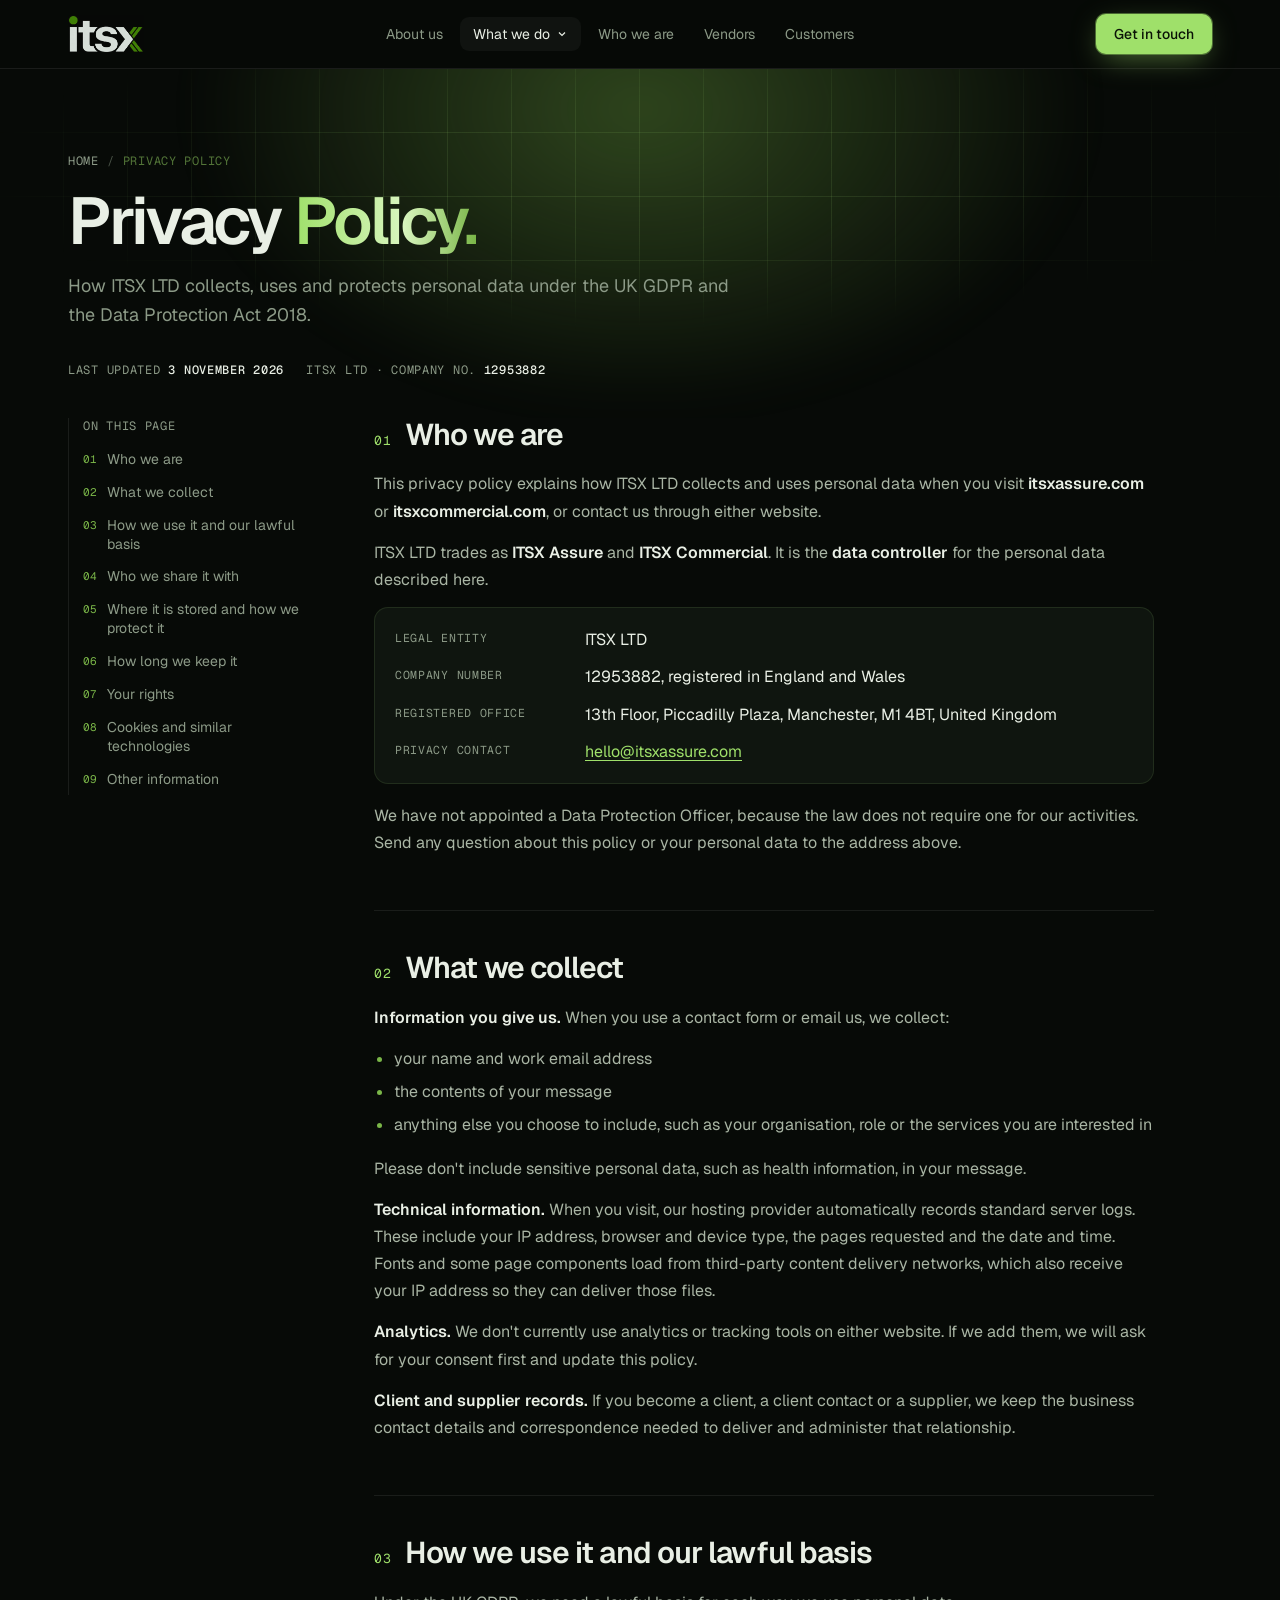
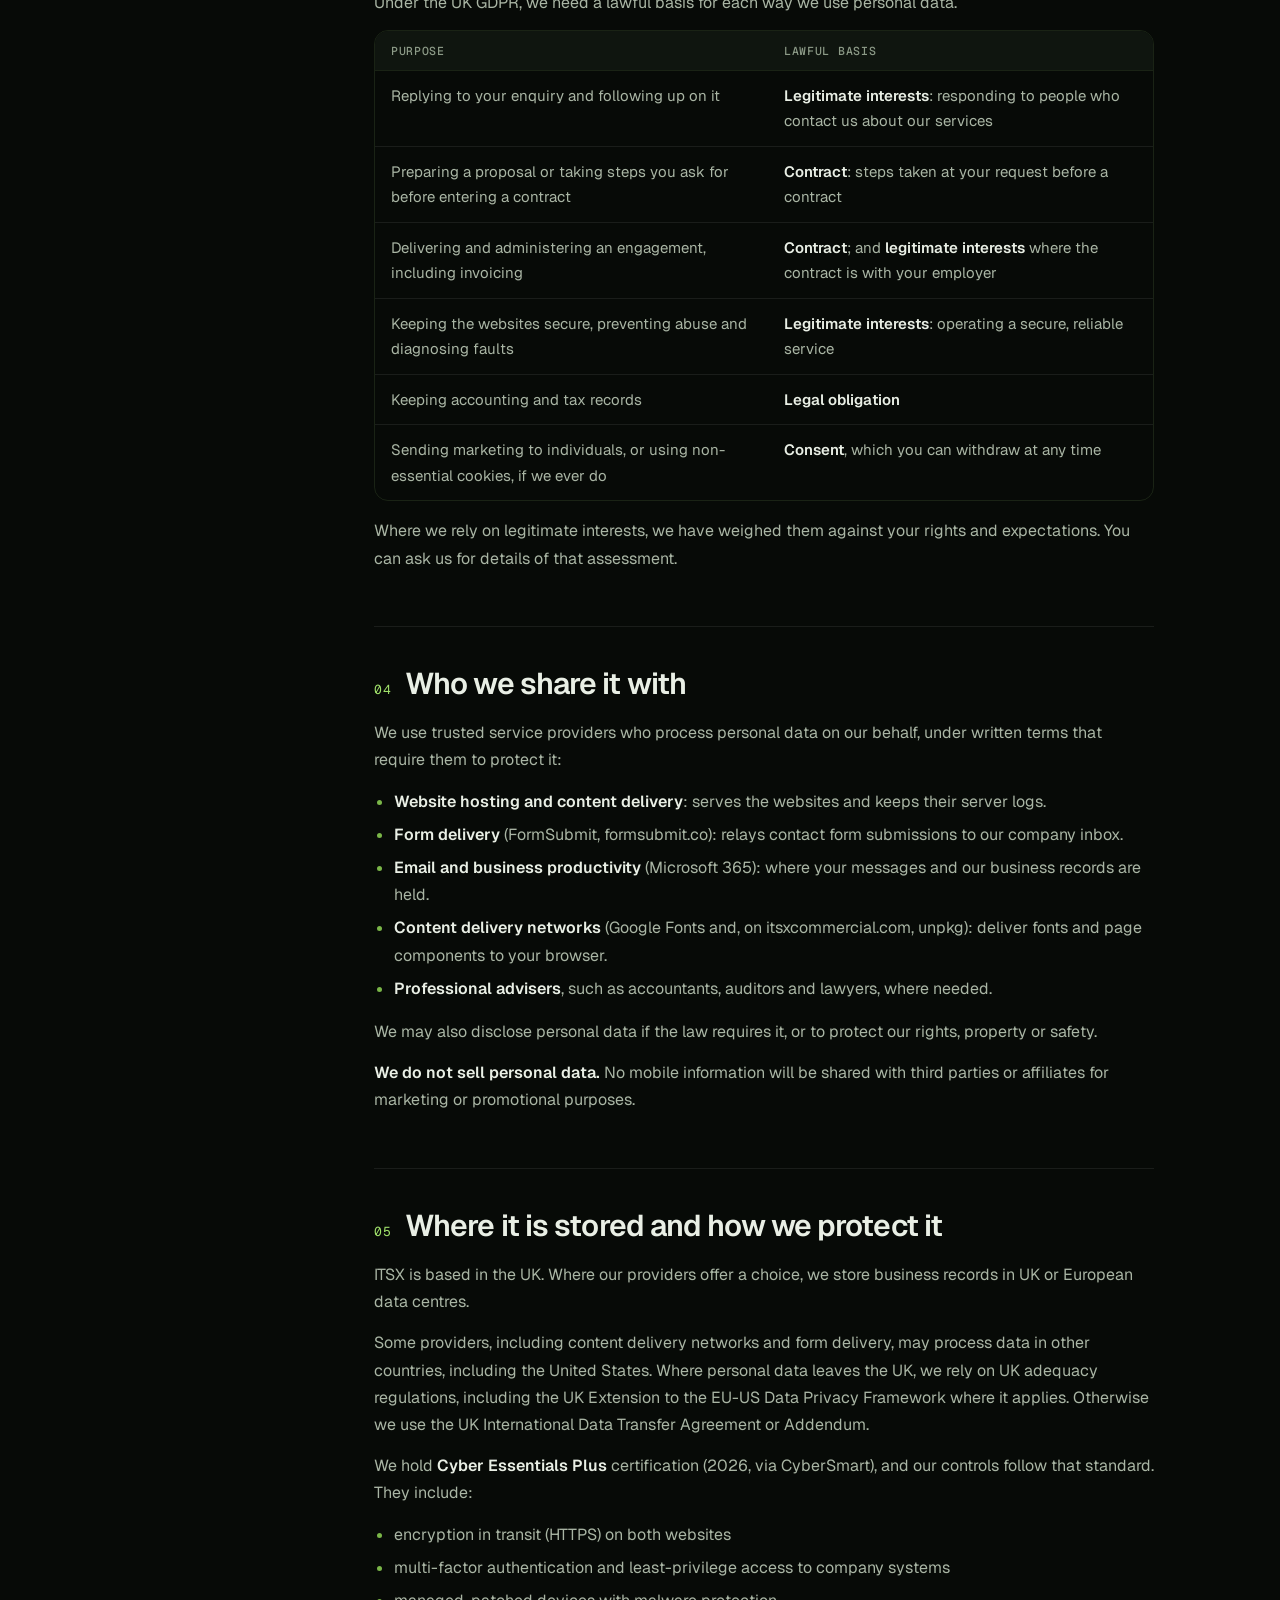
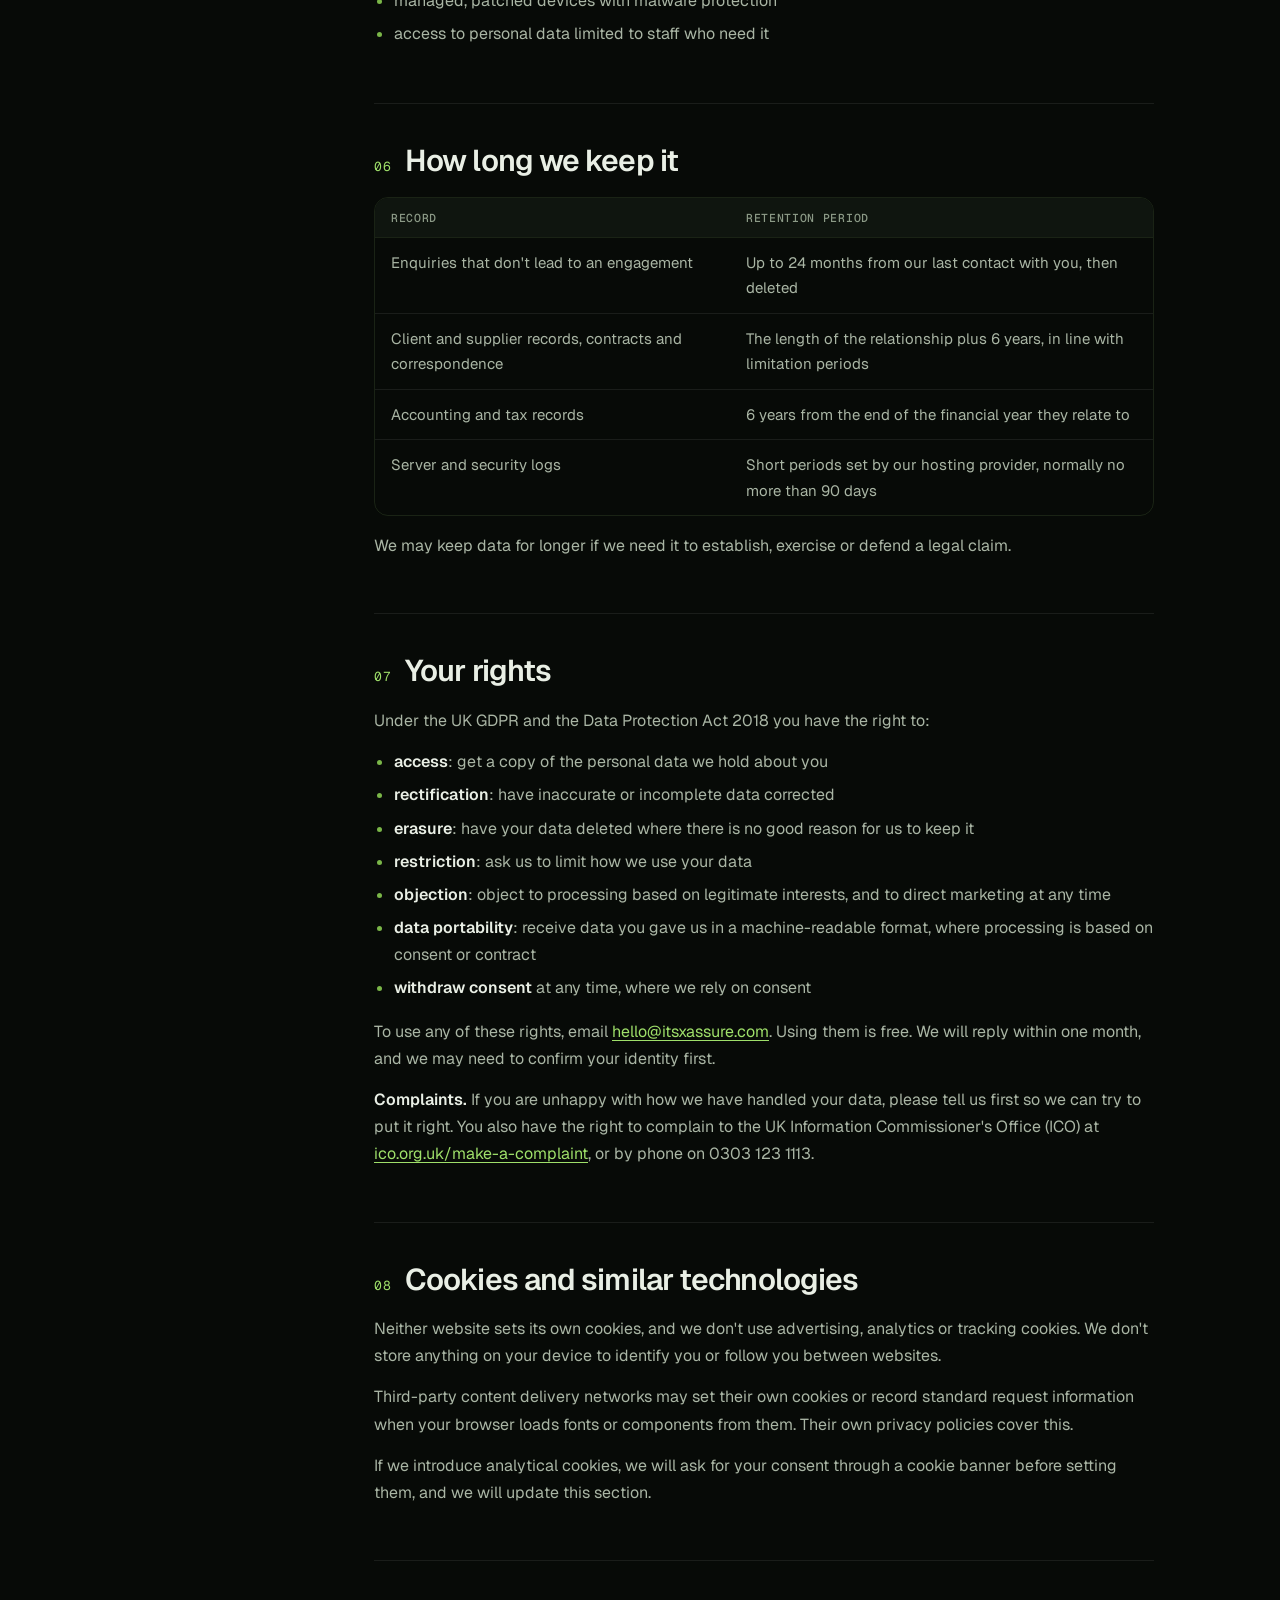
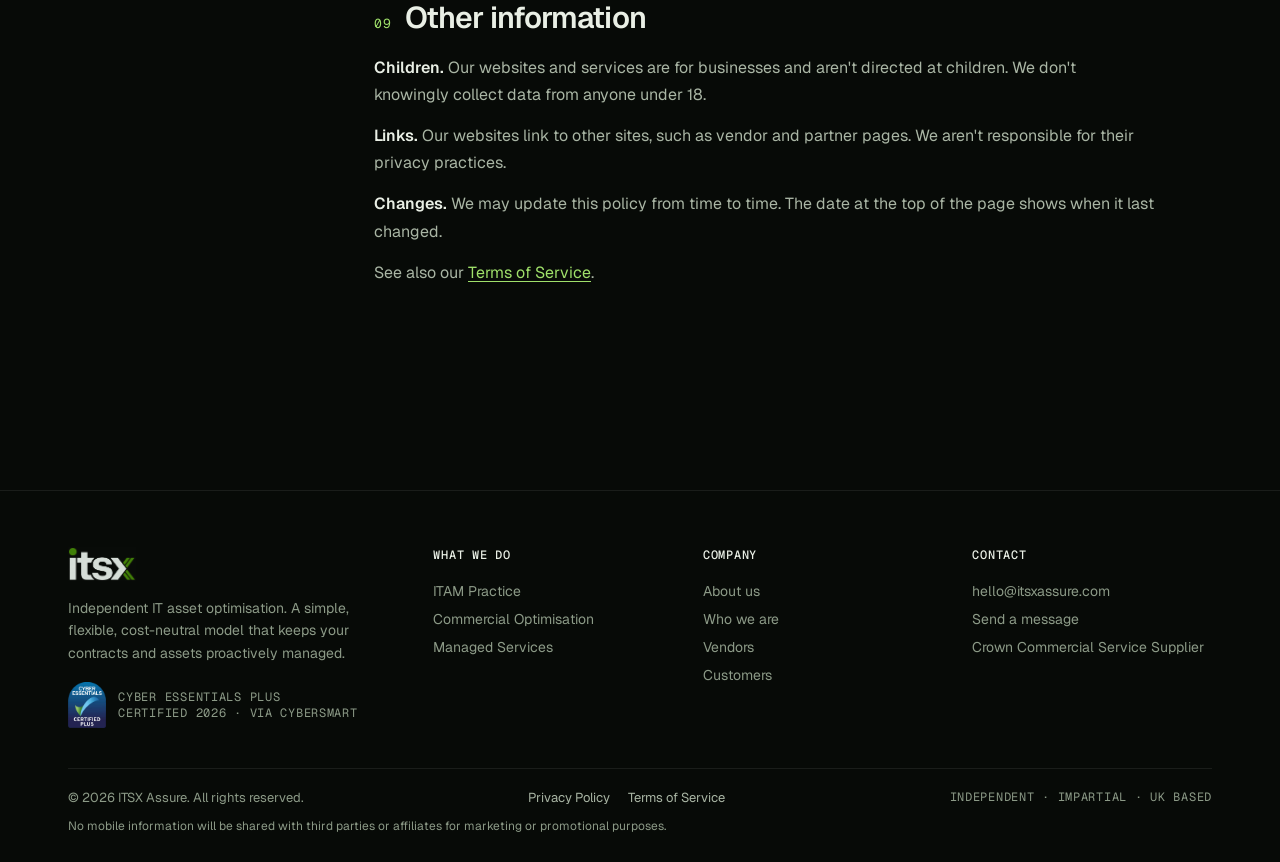
<file: privacy.html>
<!DOCTYPE html>
<html lang="en">
<head>
<meta charset="utf-8">
<meta name="viewport" content="width=device-width, initial-scale=1">
<title>ITSX Assure | Privacy Policy</title>
<meta name="description" content="How ITSX LTD collects, uses and protects personal data under the UK GDPR and the Data Protection Act 2018.">
<meta name="theme-color" content="#070a07">
<link rel="icon" type="image/png" href="assets/favicon.png">
<link rel="preconnect" href="https://fonts.googleapis.com">
<link rel="preconnect" href="https://fonts.gstatic.com" crossorigin>
<link href="https://fonts.googleapis.com/css2?family=Geist:wght@300;400;500;600;700&family=Geist+Mono:wght@400;500&display=swap" rel="stylesheet">
<link rel="stylesheet" href="styles.css">
<script src="site.js"></script>
</head>
<body>
<header class="nav"><div class="wrap">
  <a href="index.html" aria-label="ITSX Assure home"><img class="logo-dark" src="assets/itsx-logo.png" alt="ITSX Assure"></a>
  <nav class="menu" aria-label="Main">
    <a href="index.html#about">About us</a>
    <div class="dd active"><button aria-haspopup="true">What we do <svg viewBox="0 0 24 24" fill="none" stroke="currentColor" stroke-width="2.4"><path d="m6 9 6 6 6-6"/></svg></button><div class="dd-panel"><a href="itam-practice.html"><div class="ico"><svg viewBox="0 0 24 24" fill="none" stroke="currentColor" stroke-width="1.8"><rect x="3" y="4" width="18" height="6" rx="2"/><rect x="3" y="14" width="18" height="6" rx="2"/><path d="M7 7h.01M7 17h.01"/></svg></div><span><b>IT Asset Management Practice</b><small>Establish and maintain IT visibility, from governance and tooling through to licence positions and end-of-life planning.</small></span></a><a href="commercial-optimisation.html"><div class="ico"><svg viewBox="0 0 24 24" fill="none" stroke="currentColor" stroke-width="1.8"><path d="M4 17l5-5 4 4 7-8"/><path d="M15 8h5v5"/></svg></div><span><b>Commercial Optimisation Practice</b><small>Get the best deal possible, from contract structuring and negotiation through to ongoing spend management.</small></span></a><a href="managed-services.html"><div class="ico"><svg viewBox="0 0 24 24" fill="none" stroke="currentColor" stroke-width="1.8"><circle cx="12" cy="12" r="3"/><path d="M12 2v3M12 19v3M2 12h3M19 12h3M4.9 4.9l2.1 2.1M17 17l2.1 2.1M4.9 19.1L7 17M17 7l2.1-2.1"/></svg></div><span><b>ITAM & Commercial Managed Services</b><small>Flexible, scalable managed services covering everything from tooling and inventory to renewals and compliance.</small></span></a></div></div>
    <a href="index.html#who">Who we are</a>
    <a href="index.html#vendors">Vendors</a>
    <a href="index.html#customers">Customers</a>
  </nav>
  <div class="nav-right">
    <a class="btn btn-primary" href="#contact" data-contact>Get in touch</a>
    <button class="burger" aria-label="Open menu" aria-expanded="false"><svg viewBox="0 0 24 24" fill="none" stroke="currentColor" stroke-width="2"><path d="M4 6h16M4 12h16M4 18h16"/></svg></button>
  </div>
</div>
<div class="mobile-menu">
  <a href="index.html#about">About us</a>
  <a href="index.html#what">What we do</a>
  <a class="sub" href="itam-practice.html">↳ ITAM Practice</a>
  <a class="sub" href="commercial-optimisation.html">↳ Commercial Optimisation</a>
  <a class="sub" href="managed-services.html">↳ Managed Services</a>
  <a href="index.html#who">Who we are</a>
  <a href="index.html#vendors">Vendors</a>
  <a href="index.html#customers">Customers</a>
  <a class="btn btn-primary" href="#contact" data-contact>Get in touch</a>
</div>
</header>

<div class="legal-hero" id="top">
  <div class="backdrop"><div class="glow"></div></div>
  <div class="wrap">
    <div class="crumbs"><a href="index.html">Home</a><span>/</span><span style="color:var(--lime)">Privacy Policy</span></div>
    <h1>Privacy <span class="grad">Policy.</span></h1>
    <p class="lede">How ITSX LTD collects, uses and protects personal data under the UK GDPR and the Data Protection Act 2018.</p>
    <div class="legal-meta"><span>Last updated <b>3 November 2026</b></span><span>ITSX LTD · Company no. <b>12953882</b></span></div>
  </div>
</div>

<div class="wrap legal">
  <nav class="legal-toc" aria-label="On this page"><span class="mono" style="margin-bottom:8px">On this page</span><a href="#who"><span>01</span>Who we are</a><a href="#collect"><span>02</span>What we collect</a><a href="#use"><span>03</span>How we use it and our lawful basis</a><a href="#share"><span>04</span>Who we share it with</a><a href="#transfers"><span>05</span>Where it is stored and how we protect it</a><a href="#retention"><span>06</span>How long we keep it</a><a href="#rights"><span>07</span>Your rights</a><a href="#cookies"><span>08</span>Cookies and similar technologies</a><a href="#other"><span>09</span>Other information</a></nav>
  <article class="legal-body">
<section class="legal-sec" id="who"><h2><span class="num">01</span>Who we are</h2>
<p>This privacy policy explains how ITSX LTD collects and uses personal data when you visit <b>itsxassure.com</b> or <b>itsxcommercial.com</b>, or contact us through either website.</p>
<p>ITSX LTD trades as <b>ITSX Assure</b> and <b>ITSX Commercial</b>. It is the <b>data controller</b> for the personal data described here.</p>
<dl class="facts">
  <dt>Legal entity</dt><dd>ITSX LTD</dd>
  <dt>Company number</dt><dd>12953882, registered in England and Wales</dd>
  <dt>Registered office</dt><dd>13th Floor, Piccadilly Plaza, Manchester, M1 4BT, United Kingdom</dd>
  <dt>Privacy contact</dt><dd><a href="mailto:hello@itsxassure.com">hello@itsxassure.com</a></dd>
</dl>
<p>We have not appointed a Data Protection Officer, because the law does not require one for our activities. Send any question about this policy or your personal data to the address above.</p></section>
<section class="legal-sec" id="collect"><h2><span class="num">02</span>What we collect</h2>
<p><b>Information you give us.</b> When you use a contact form or email us, we collect:</p>
<ul>
  <li>your name and work email address</li>
  <li>the contents of your message</li>
  <li>anything else you choose to include, such as your organisation, role or the services you are interested in</li>
</ul>
<p>Please don't include sensitive personal data, such as health information, in your message.</p>
<p><b>Technical information.</b> When you visit, our hosting provider automatically records standard server logs. These include your IP address, browser and device type, the pages requested and the date and time. Fonts and some page components load from third-party content delivery networks, which also receive your IP address so they can deliver those files.</p>
<p><b>Analytics.</b> We don't currently use analytics or tracking tools on either website. If we add them, we will ask for your consent first and update this policy.</p>
<p><b>Client and supplier records.</b> If you become a client, a client contact or a supplier, we keep the business contact details and correspondence needed to deliver and administer that relationship.</p></section>
<section class="legal-sec" id="use"><h2><span class="num">03</span>How we use it and our lawful basis</h2>
<p>Under the UK GDPR, we need a lawful basis for each way we use personal data.</p>
<div class="table-wrap"><table>
  <thead><tr><th>Purpose</th><th>Lawful basis</th></tr></thead>
  <tbody>
    <tr><td>Replying to your enquiry and following up on it</td><td><b>Legitimate interests</b>: responding to people who contact us about our services</td></tr>
    <tr><td>Preparing a proposal or taking steps you ask for before entering a contract</td><td><b>Contract</b>: steps taken at your request before a contract</td></tr>
    <tr><td>Delivering and administering an engagement, including invoicing</td><td><b>Contract</b>; and <b>legitimate interests</b> where the contract is with your employer</td></tr>
    <tr><td>Keeping the websites secure, preventing abuse and diagnosing faults</td><td><b>Legitimate interests</b>: operating a secure, reliable service</td></tr>
    <tr><td>Keeping accounting and tax records</td><td><b>Legal obligation</b></td></tr>
    <tr><td>Sending marketing to individuals, or using non-essential cookies, if we ever do</td><td><b>Consent</b>, which you can withdraw at any time</td></tr>
  </tbody>
</table></div>
<p>Where we rely on legitimate interests, we have weighed them against your rights and expectations. You can ask us for details of that assessment.</p></section>
<section class="legal-sec" id="share"><h2><span class="num">04</span>Who we share it with</h2>
<p>We use trusted service providers who process personal data on our behalf, under written terms that require them to protect it:</p>
<ul>
  <li><b>Website hosting and content delivery</b>: serves the websites and keeps their server logs.</li>
  <li><b>Form delivery</b> (FormSubmit, formsubmit.co): relays contact form submissions to our company inbox.</li>
  <li><b>Email and business productivity</b> (Microsoft 365): where your messages and our business records are held.</li>
  <li><b>Content delivery networks</b> (Google Fonts and, on itsxcommercial.com, unpkg): deliver fonts and page components to your browser.</li>
  <li><b>Professional advisers</b>, such as accountants, auditors and lawyers, where needed.</li>
</ul>
<p>We may also disclose personal data if the law requires it, or to protect our rights, property or safety.</p>
<p><b>We do not sell personal data.</b> No mobile information will be shared with third parties or affiliates for marketing or promotional purposes.</p></section>
<section class="legal-sec" id="transfers"><h2><span class="num">05</span>Where it is stored and how we protect it</h2>
<p>ITSX is based in the UK. Where our providers offer a choice, we store business records in UK or European data centres.</p>
<p>Some providers, including content delivery networks and form delivery, may process data in other countries, including the United States. Where personal data leaves the UK, we rely on UK adequacy regulations, including the UK Extension to the EU-US Data Privacy Framework where it applies. Otherwise we use the UK International Data Transfer Agreement or Addendum.</p>
<p>We hold <b>Cyber Essentials Plus</b> certification (2026, via CyberSmart), and our controls follow that standard. They include:</p>
<ul>
  <li>encryption in transit (HTTPS) on both websites</li>
  <li>multi-factor authentication and least-privilege access to company systems</li>
  <li>managed, patched devices with malware protection</li>
  <li>access to personal data limited to staff who need it</li>
</ul></section>
<section class="legal-sec" id="retention"><h2><span class="num">06</span>How long we keep it</h2>
<div class="table-wrap"><table>
  <thead><tr><th>Record</th><th>Retention period</th></tr></thead>
  <tbody>
    <tr><td>Enquiries that don't lead to an engagement</td><td>Up to 24 months from our last contact with you, then deleted</td></tr>
    <tr><td>Client and supplier records, contracts and correspondence</td><td>The length of the relationship plus 6 years, in line with limitation periods</td></tr>
    <tr><td>Accounting and tax records</td><td>6 years from the end of the financial year they relate to</td></tr>
    <tr><td>Server and security logs</td><td>Short periods set by our hosting provider, normally no more than 90 days</td></tr>
  </tbody>
</table></div>
<p>We may keep data for longer if we need it to establish, exercise or defend a legal claim.</p></section>
<section class="legal-sec" id="rights"><h2><span class="num">07</span>Your rights</h2>
<p>Under the UK GDPR and the Data Protection Act 2018 you have the right to:</p>
<ul>
  <li><b>access</b>: get a copy of the personal data we hold about you</li>
  <li><b>rectification</b>: have inaccurate or incomplete data corrected</li>
  <li><b>erasure</b>: have your data deleted where there is no good reason for us to keep it</li>
  <li><b>restriction</b>: ask us to limit how we use your data</li>
  <li><b>objection</b>: object to processing based on legitimate interests, and to direct marketing at any time</li>
  <li><b>data portability</b>: receive data you gave us in a machine-readable format, where processing is based on consent or contract</li>
  <li><b>withdraw consent</b> at any time, where we rely on consent</li>
</ul>
<p>To use any of these rights, email <a href="mailto:hello@itsxassure.com">hello@itsxassure.com</a>. Using them is free. We will reply within one month, and we may need to confirm your identity first.</p>
<p><b>Complaints.</b> If you are unhappy with how we have handled your data, please tell us first so we can try to put it right. You also have the right to complain to the UK Information Commissioner's Office (ICO) at <a href="https://ico.org.uk/make-a-complaint/" target="_blank" rel="noopener">ico.org.uk/make-a-complaint</a>, or by phone on 0303 123 1113.</p></section>
<section class="legal-sec" id="cookies"><h2><span class="num">08</span>Cookies and similar technologies</h2>
<p>Neither website sets its own cookies, and we don't use advertising, analytics or tracking cookies. We don't store anything on your device to identify you or follow you between websites.</p>
<p>Third-party content delivery networks may set their own cookies or record standard request information when your browser loads fonts or components from them. Their own privacy policies cover this.</p>
<p>If we introduce analytical cookies, we will ask for your consent through a cookie banner before setting them, and we will update this section.</p></section>
<section class="legal-sec" id="other"><h2><span class="num">09</span>Other information</h2>
<p><b>Children.</b> Our websites and services are for businesses and aren't directed at children. We don't knowingly collect data from anyone under 18.</p>
<p><b>Links.</b> Our websites link to other sites, such as vendor and partner pages. We aren't responsible for their privacy practices.</p>
<p><b>Changes.</b> We may update this policy from time to time. The date at the top of the page shows when it last changed.</p>
<p>See also our <a href="terms.html">Terms of Service</a>.</p></section>
  </article>
</div>

<footer><div class="wrap">
  <div class="foot">
    <div>
      <img class="logo-dark" src="assets/itsx-logo.png" alt="ITSX Assure" style="height:34px">
      <p>Independent IT asset optimisation. A simple, flexible, cost-neutral model that keeps your contracts and assets proactively managed.</p>
      <div class="cep"><img src="assets/cyber-essentials-plus.png" alt="Cyber Essentials Plus"><span class="mono">Cyber Essentials Plus<br>Certified 2026 · via CyberSmart</span></div>
    </div>
    <div><h4>What we do</h4><a href="itam-practice.html">ITAM Practice</a><a href="commercial-optimisation.html">Commercial Optimisation</a><a href="managed-services.html">Managed Services</a></div>
    <div><h4>Company</h4><a href="index.html#about">About us</a><a href="index.html#who">Who we are</a><a href="index.html#vendors">Vendors</a><a href="index.html#customers">Customers</a></div>
    <div><h4>Contact</h4><a href="mailto:hello@itsxassure.com">hello@itsxassure.com</a><a href="#contact" data-contact>Send a message</a><span style="display:block;padding:5px 0">Crown Commercial Service Supplier</span></div>
  </div>
  <div class="foot-bottom"><span>© 2026 ITSX Assure. All rights reserved.</span><span class="legal-links"><a href="privacy.html">Privacy Policy</a><a href="terms.html">Terms of Service</a></span><span class="mono">Independent · Impartial · UK based</span></div>
  <p class="foot-note">No mobile information will be shared with third parties or affiliates for marketing or promotional purposes.</p>
</div></footer>

<div class="modal" id="contact-modal" role="dialog" aria-modal="true" aria-labelledby="contact-title">
  <div class="modal-box">
    <button class="x" data-close aria-label="Close">×</button>
    <span class="mono">// Get in touch</span>
    <h3 id="contact-title">Send us a message</h3>
    <p>We'll reply from hello@itsxassure.com.</p>
    <form novalidate>
      <label class="field"><span>Name</span><input name="name" type="text" autocomplete="name" required></label>
      <label class="field"><span>Email</span><input name="email" type="email" autocomplete="email" required></label>
      <label class="field"><span>Message</span><textarea name="message" required></textarea></label>
      <p class="form-error">Something went wrong sending your message. Please try again, or email us directly at <a href="mailto:hello@itsxassure.com">hello@itsxassure.com</a>.</p>
      <p class="form-note">We will use your details only to respond to your enquiry. See our <a href="privacy.html">Privacy Policy</a>.</p>
      <button class="btn btn-primary" type="submit" style="width:100%;justify-content:center;padding:14px">Send message</button>
    </form>
    <div class="sent"><div class="tick">✓</div><h3>Message sent</h3><p>Thanks, we've received your message and will reply from hello@itsxassure.com shortly.</p><button class="btn btn-ghost" data-close>Close</button></div>
  </div>
</div>
</body>
</html>
</file>
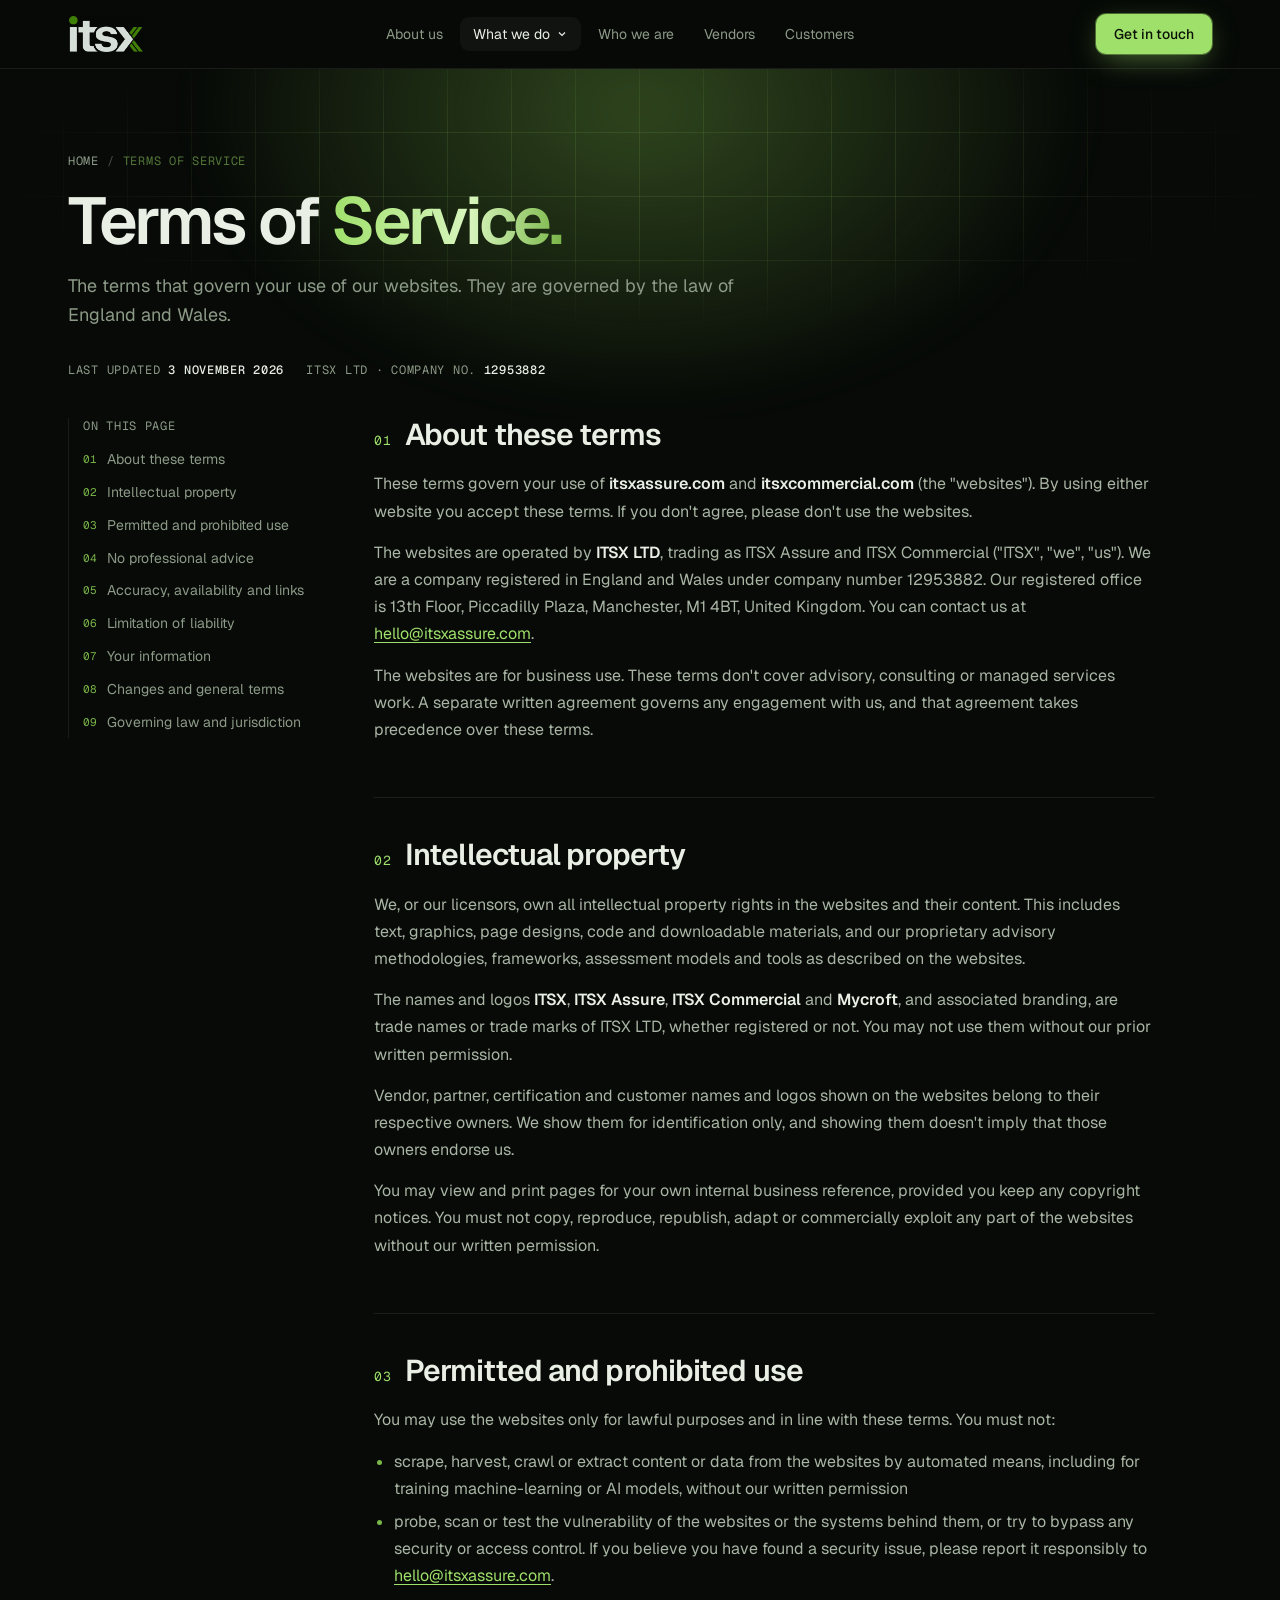
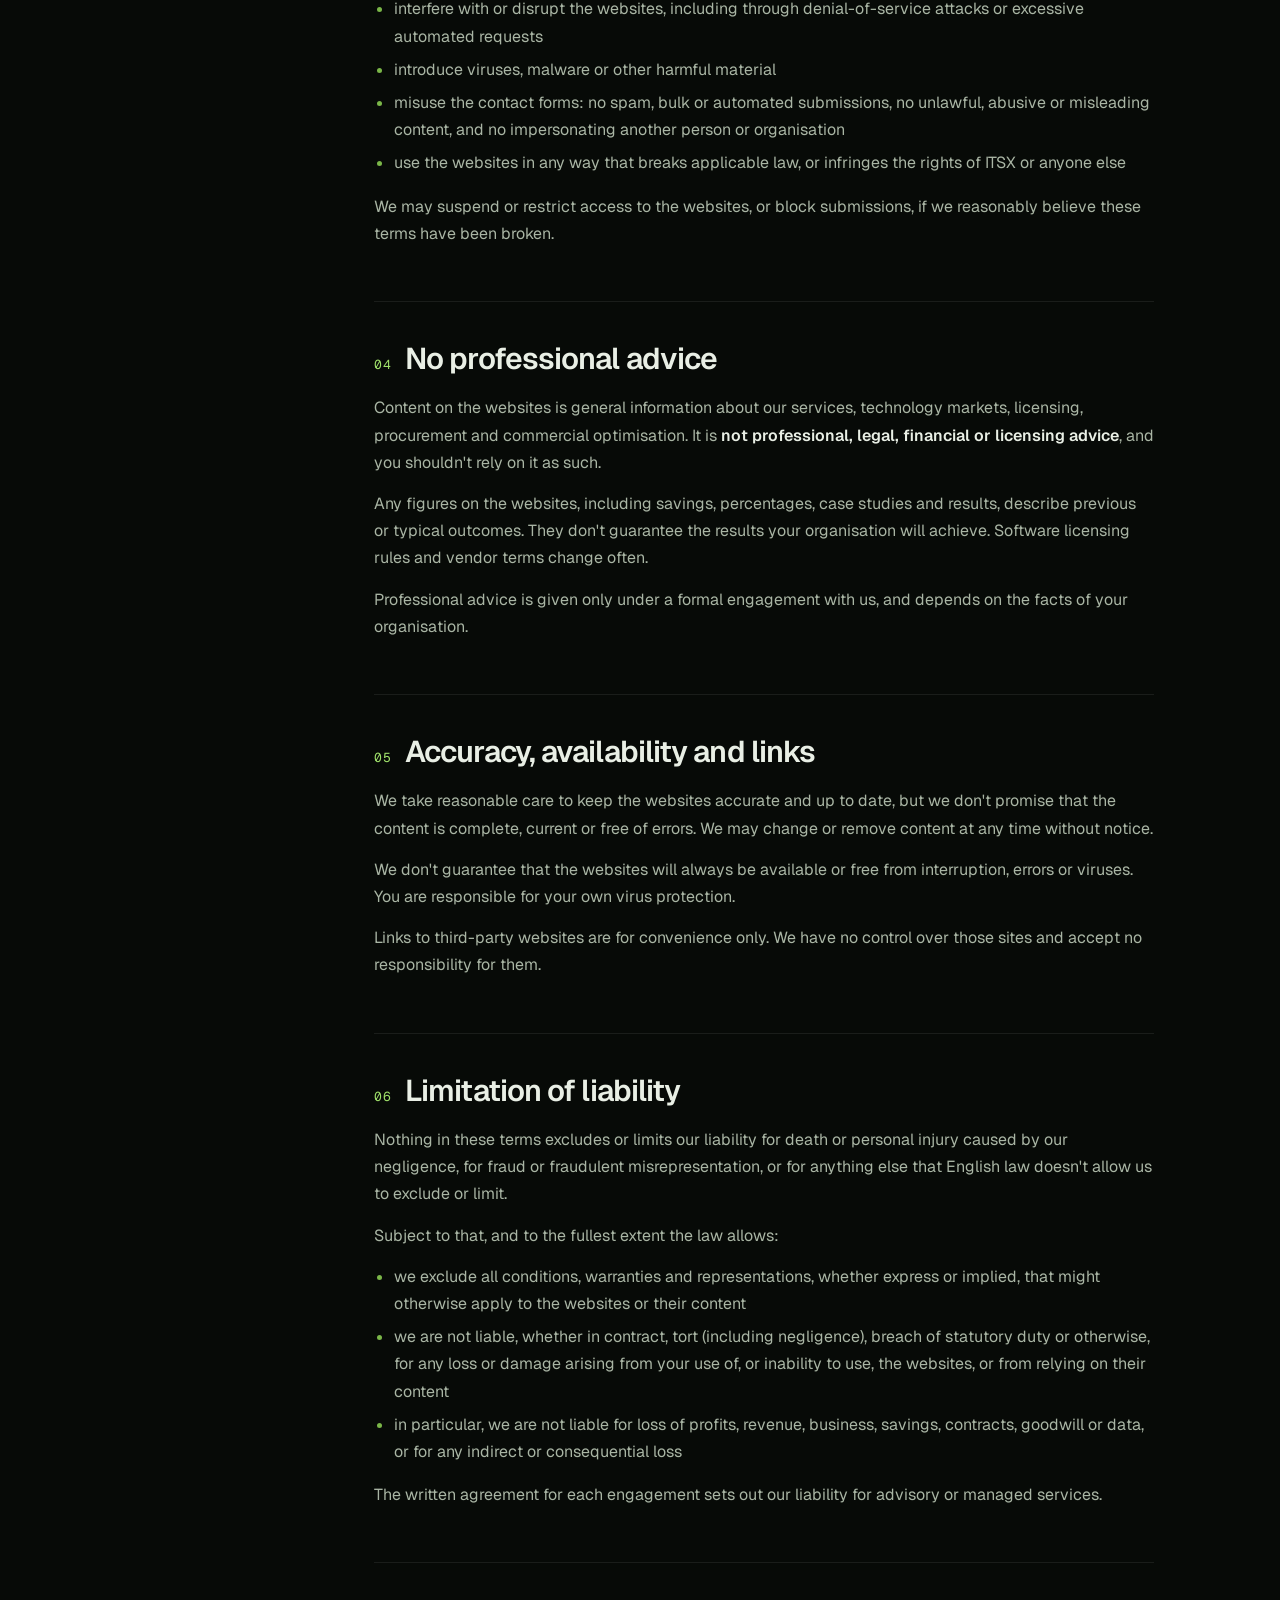
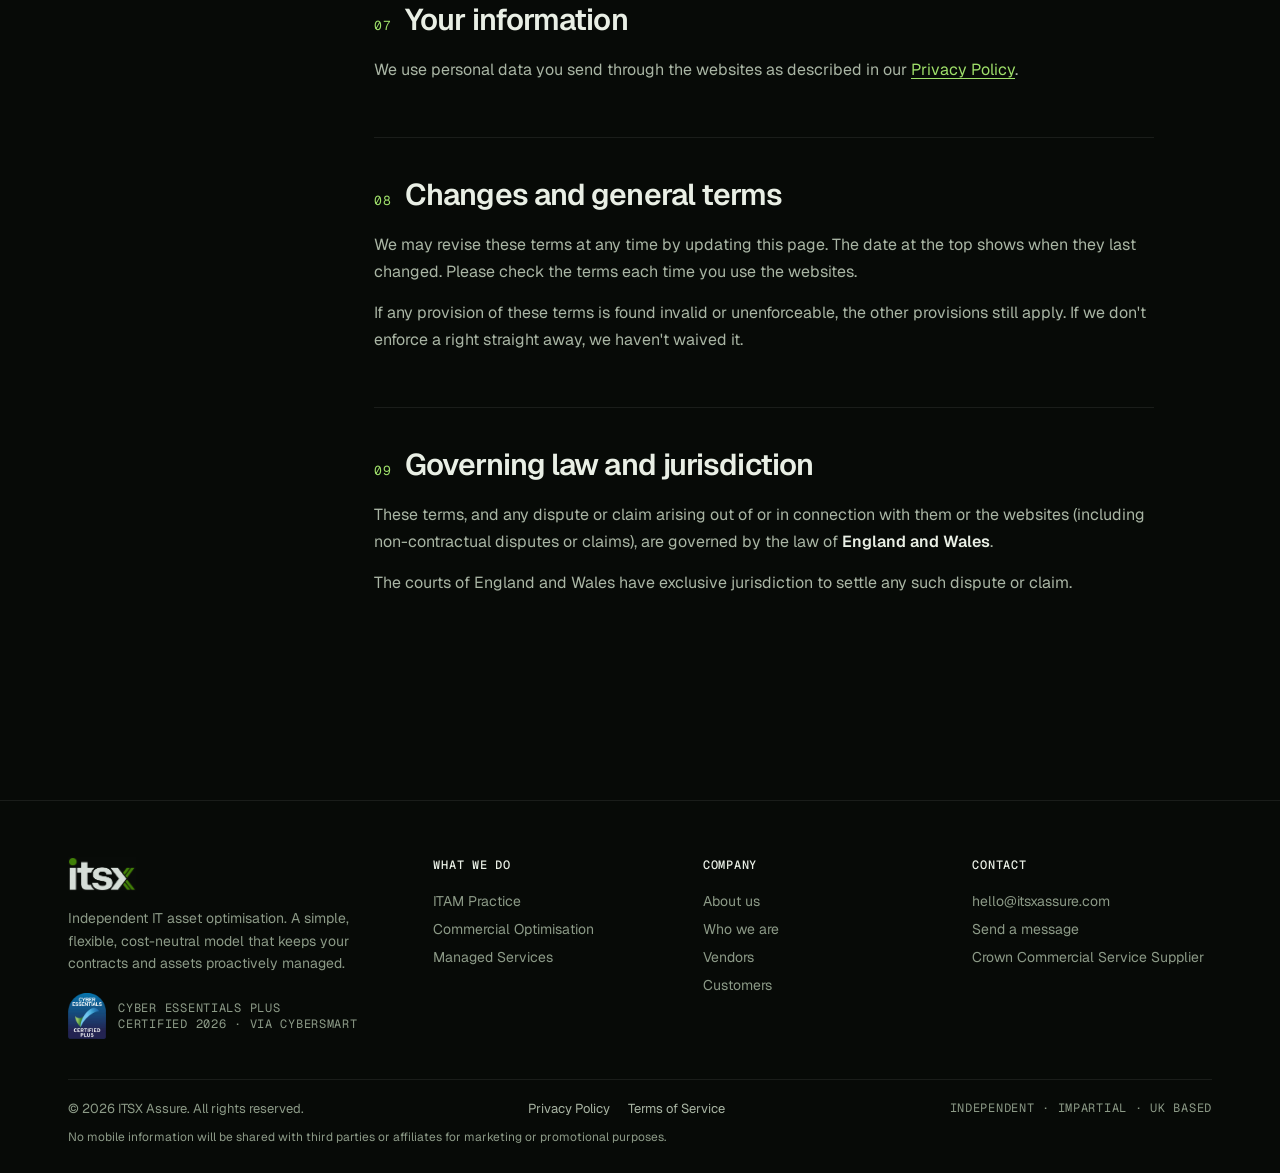
<file: terms.html>
<!DOCTYPE html>
<html lang="en">
<head>
<meta charset="utf-8">
<meta name="viewport" content="width=device-width, initial-scale=1">
<title>ITSX Assure | Terms of Service</title>
<meta name="description" content="The terms that govern your use of our websites. They are governed by the law of England and Wales.">
<meta name="theme-color" content="#070a07">
<link rel="icon" type="image/png" href="assets/favicon.png">
<link rel="preconnect" href="https://fonts.googleapis.com">
<link rel="preconnect" href="https://fonts.gstatic.com" crossorigin>
<link href="https://fonts.googleapis.com/css2?family=Geist:wght@300;400;500;600;700&family=Geist+Mono:wght@400;500&display=swap" rel="stylesheet">
<link rel="stylesheet" href="styles.css">
<script src="site.js"></script>
</head>
<body>
<header class="nav"><div class="wrap">
  <a href="index.html" aria-label="ITSX Assure home"><img class="logo-dark" src="assets/itsx-logo.png" alt="ITSX Assure"></a>
  <nav class="menu" aria-label="Main">
    <a href="index.html#about">About us</a>
    <div class="dd active"><button aria-haspopup="true">What we do <svg viewBox="0 0 24 24" fill="none" stroke="currentColor" stroke-width="2.4"><path d="m6 9 6 6 6-6"/></svg></button><div class="dd-panel"><a href="itam-practice.html"><div class="ico"><svg viewBox="0 0 24 24" fill="none" stroke="currentColor" stroke-width="1.8"><rect x="3" y="4" width="18" height="6" rx="2"/><rect x="3" y="14" width="18" height="6" rx="2"/><path d="M7 7h.01M7 17h.01"/></svg></div><span><b>IT Asset Management Practice</b><small>Establish and maintain IT visibility, from governance and tooling through to licence positions and end-of-life planning.</small></span></a><a href="commercial-optimisation.html"><div class="ico"><svg viewBox="0 0 24 24" fill="none" stroke="currentColor" stroke-width="1.8"><path d="M4 17l5-5 4 4 7-8"/><path d="M15 8h5v5"/></svg></div><span><b>Commercial Optimisation Practice</b><small>Get the best deal possible, from contract structuring and negotiation through to ongoing spend management.</small></span></a><a href="managed-services.html"><div class="ico"><svg viewBox="0 0 24 24" fill="none" stroke="currentColor" stroke-width="1.8"><circle cx="12" cy="12" r="3"/><path d="M12 2v3M12 19v3M2 12h3M19 12h3M4.9 4.9l2.1 2.1M17 17l2.1 2.1M4.9 19.1L7 17M17 7l2.1-2.1"/></svg></div><span><b>ITAM & Commercial Managed Services</b><small>Flexible, scalable managed services covering everything from tooling and inventory to renewals and compliance.</small></span></a></div></div>
    <a href="index.html#who">Who we are</a>
    <a href="index.html#vendors">Vendors</a>
    <a href="index.html#customers">Customers</a>
  </nav>
  <div class="nav-right">
    <a class="btn btn-primary" href="#contact" data-contact>Get in touch</a>
    <button class="burger" aria-label="Open menu" aria-expanded="false"><svg viewBox="0 0 24 24" fill="none" stroke="currentColor" stroke-width="2"><path d="M4 6h16M4 12h16M4 18h16"/></svg></button>
  </div>
</div>
<div class="mobile-menu">
  <a href="index.html#about">About us</a>
  <a href="index.html#what">What we do</a>
  <a class="sub" href="itam-practice.html">↳ ITAM Practice</a>
  <a class="sub" href="commercial-optimisation.html">↳ Commercial Optimisation</a>
  <a class="sub" href="managed-services.html">↳ Managed Services</a>
  <a href="index.html#who">Who we are</a>
  <a href="index.html#vendors">Vendors</a>
  <a href="index.html#customers">Customers</a>
  <a class="btn btn-primary" href="#contact" data-contact>Get in touch</a>
</div>
</header>

<div class="legal-hero" id="top">
  <div class="backdrop"><div class="glow"></div></div>
  <div class="wrap">
    <div class="crumbs"><a href="index.html">Home</a><span>/</span><span style="color:var(--lime)">Terms of Service</span></div>
    <h1>Terms of <span class="grad">Service.</span></h1>
    <p class="lede">The terms that govern your use of our websites. They are governed by the law of England and Wales.</p>
    <div class="legal-meta"><span>Last updated <b>3 November 2026</b></span><span>ITSX LTD · Company no. <b>12953882</b></span></div>
  </div>
</div>

<div class="wrap legal">
  <nav class="legal-toc" aria-label="On this page"><span class="mono" style="margin-bottom:8px">On this page</span><a href="#about"><span>01</span>About these terms</a><a href="#ip"><span>02</span>Intellectual property</a><a href="#use"><span>03</span>Permitted and prohibited use</a><a href="#advice"><span>04</span>No professional advice</a><a href="#availability"><span>05</span>Accuracy, availability and links</a><a href="#liability"><span>06</span>Limitation of liability</a><a href="#privacy"><span>07</span>Your information</a><a href="#general"><span>08</span>Changes and general terms</a><a href="#law"><span>09</span>Governing law and jurisdiction</a></nav>
  <article class="legal-body">
<section class="legal-sec" id="about"><h2><span class="num">01</span>About these terms</h2>
<p>These terms govern your use of <b>itsxassure.com</b> and <b>itsxcommercial.com</b> (the "websites"). By using either website you accept these terms. If you don't agree, please don't use the websites.</p>
<p>The websites are operated by <b>ITSX LTD</b>, trading as ITSX Assure and ITSX Commercial ("ITSX", "we", "us"). We are a company registered in England and Wales under company number 12953882. Our registered office is 13th Floor, Piccadilly Plaza, Manchester, M1 4BT, United Kingdom. You can contact us at <a href="mailto:hello@itsxassure.com">hello@itsxassure.com</a>.</p>
<p>The websites are for business use. These terms don't cover advisory, consulting or managed services work. A separate written agreement governs any engagement with us, and that agreement takes precedence over these terms.</p></section>
<section class="legal-sec" id="ip"><h2><span class="num">02</span>Intellectual property</h2>
<p>We, or our licensors, own all intellectual property rights in the websites and their content. This includes text, graphics, page designs, code and downloadable materials, and our proprietary advisory methodologies, frameworks, assessment models and tools as described on the websites.</p>
<p>The names and logos <b>ITSX</b>, <b>ITSX Assure</b>, <b>ITSX Commercial</b> and <b>Mycroft</b>, and associated branding, are trade names or trade marks of ITSX LTD, whether registered or not. You may not use them without our prior written permission.</p>
<p>Vendor, partner, certification and customer names and logos shown on the websites belong to their respective owners. We show them for identification only, and showing them doesn't imply that those owners endorse us.</p>
<p>You may view and print pages for your own internal business reference, provided you keep any copyright notices. You must not copy, reproduce, republish, adapt or commercially exploit any part of the websites without our written permission.</p></section>
<section class="legal-sec" id="use"><h2><span class="num">03</span>Permitted and prohibited use</h2>
<p>You may use the websites only for lawful purposes and in line with these terms. You must not:</p>
<ul>
  <li>scrape, harvest, crawl or extract content or data from the websites by automated means, including for training machine-learning or AI models, without our written permission</li>
  <li>probe, scan or test the vulnerability of the websites or the systems behind them, or try to bypass any security or access control. If you believe you have found a security issue, please report it responsibly to <a href="mailto:hello@itsxassure.com">hello@itsxassure.com</a>.</li>
  <li>interfere with or disrupt the websites, including through denial-of-service attacks or excessive automated requests</li>
  <li>introduce viruses, malware or other harmful material</li>
  <li>misuse the contact forms: no spam, bulk or automated submissions, no unlawful, abusive or misleading content, and no impersonating another person or organisation</li>
  <li>use the websites in any way that breaks applicable law, or infringes the rights of ITSX or anyone else</li>
</ul>
<p>We may suspend or restrict access to the websites, or block submissions, if we reasonably believe these terms have been broken.</p></section>
<section class="legal-sec" id="advice"><h2><span class="num">04</span>No professional advice</h2>
<p>Content on the websites is general information about our services, technology markets, licensing, procurement and commercial optimisation. It is <b>not professional, legal, financial or licensing advice</b>, and you shouldn't rely on it as such.</p>
<p>Any figures on the websites, including savings, percentages, case studies and results, describe previous or typical outcomes. They don't guarantee the results your organisation will achieve. Software licensing rules and vendor terms change often.</p>
<p>Professional advice is given only under a formal engagement with us, and depends on the facts of your organisation.</p></section>
<section class="legal-sec" id="availability"><h2><span class="num">05</span>Accuracy, availability and links</h2>
<p>We take reasonable care to keep the websites accurate and up to date, but we don't promise that the content is complete, current or free of errors. We may change or remove content at any time without notice.</p>
<p>We don't guarantee that the websites will always be available or free from interruption, errors or viruses. You are responsible for your own virus protection.</p>
<p>Links to third-party websites are for convenience only. We have no control over those sites and accept no responsibility for them.</p></section>
<section class="legal-sec" id="liability"><h2><span class="num">06</span>Limitation of liability</h2>
<p>Nothing in these terms excludes or limits our liability for death or personal injury caused by our negligence, for fraud or fraudulent misrepresentation, or for anything else that English law doesn't allow us to exclude or limit.</p>
<p>Subject to that, and to the fullest extent the law allows:</p>
<ul>
  <li>we exclude all conditions, warranties and representations, whether express or implied, that might otherwise apply to the websites or their content</li>
  <li>we are not liable, whether in contract, tort (including negligence), breach of statutory duty or otherwise, for any loss or damage arising from your use of, or inability to use, the websites, or from relying on their content</li>
  <li>in particular, we are not liable for loss of profits, revenue, business, savings, contracts, goodwill or data, or for any indirect or consequential loss</li>
</ul>
<p>The written agreement for each engagement sets out our liability for advisory or managed services.</p></section>
<section class="legal-sec" id="privacy"><h2><span class="num">07</span>Your information</h2>
<p>We use personal data you send through the websites as described in our <a href="privacy.html">Privacy Policy</a>.</p></section>
<section class="legal-sec" id="general"><h2><span class="num">08</span>Changes and general terms</h2>
<p>We may revise these terms at any time by updating this page. The date at the top shows when they last changed. Please check the terms each time you use the websites.</p>
<p>If any provision of these terms is found invalid or unenforceable, the other provisions still apply. If we don't enforce a right straight away, we haven't waived it.</p></section>
<section class="legal-sec" id="law"><h2><span class="num">09</span>Governing law and jurisdiction</h2>
<p>These terms, and any dispute or claim arising out of or in connection with them or the websites (including non-contractual disputes or claims), are governed by the law of <b>England and Wales</b>.</p>
<p>The courts of England and Wales have exclusive jurisdiction to settle any such dispute or claim.</p></section>
  </article>
</div>

<footer><div class="wrap">
  <div class="foot">
    <div>
      <img class="logo-dark" src="assets/itsx-logo.png" alt="ITSX Assure" style="height:34px">
      <p>Independent IT asset optimisation. A simple, flexible, cost-neutral model that keeps your contracts and assets proactively managed.</p>
      <div class="cep"><img src="assets/cyber-essentials-plus.png" alt="Cyber Essentials Plus"><span class="mono">Cyber Essentials Plus<br>Certified 2026 · via CyberSmart</span></div>
    </div>
    <div><h4>What we do</h4><a href="itam-practice.html">ITAM Practice</a><a href="commercial-optimisation.html">Commercial Optimisation</a><a href="managed-services.html">Managed Services</a></div>
    <div><h4>Company</h4><a href="index.html#about">About us</a><a href="index.html#who">Who we are</a><a href="index.html#vendors">Vendors</a><a href="index.html#customers">Customers</a></div>
    <div><h4>Contact</h4><a href="mailto:hello@itsxassure.com">hello@itsxassure.com</a><a href="#contact" data-contact>Send a message</a><span style="display:block;padding:5px 0">Crown Commercial Service Supplier</span></div>
  </div>
  <div class="foot-bottom"><span>© 2026 ITSX Assure. All rights reserved.</span><span class="legal-links"><a href="privacy.html">Privacy Policy</a><a href="terms.html">Terms of Service</a></span><span class="mono">Independent · Impartial · UK based</span></div>
  <p class="foot-note">No mobile information will be shared with third parties or affiliates for marketing or promotional purposes.</p>
</div></footer>

<div class="modal" id="contact-modal" role="dialog" aria-modal="true" aria-labelledby="contact-title">
  <div class="modal-box">
    <button class="x" data-close aria-label="Close">×</button>
    <span class="mono">// Get in touch</span>
    <h3 id="contact-title">Send us a message</h3>
    <p>We'll reply from hello@itsxassure.com.</p>
    <form novalidate>
      <label class="field"><span>Name</span><input name="name" type="text" autocomplete="name" required></label>
      <label class="field"><span>Email</span><input name="email" type="email" autocomplete="email" required></label>
      <label class="field"><span>Message</span><textarea name="message" required></textarea></label>
      <p class="form-error">Something went wrong sending your message. Please try again, or email us directly at <a href="mailto:hello@itsxassure.com">hello@itsxassure.com</a>.</p>
      <p class="form-note">We will use your details only to respond to your enquiry. See our <a href="privacy.html">Privacy Policy</a>.</p>
      <button class="btn btn-primary" type="submit" style="width:100%;justify-content:center;padding:14px">Send message</button>
    </form>
    <div class="sent"><div class="tick">✓</div><h3>Message sent</h3><p>Thanks, we've received your message and will reply from hello@itsxassure.com shortly.</p><button class="btn btn-ghost" data-close>Close</button></div>
  </div>
</div>
</body>
</html>
</file>
<file: styles.css>
/* ITSX Assure — Console theme */
:root{
  --bg:#070a07; --bg-2:#0d120d; --card:#0f150f; --card-2:#121a12;
  --line:rgba(160,220,120,.12); --line-2:rgba(255,255,255,.08); --line-3:rgba(255,255,255,.14);
  --text:#e9efe5; --muted:#8c9a87; --muted-2:#a9b5a4; --lime:#9fe06a; --green:#7ab648; --deep:#3d6b24; --amber:#e9c46a;
  --sans:'Geist',system-ui,sans-serif; --mono:'Geist Mono',ui-monospace,monospace;
  --radius:20px;
}
*{box-sizing:border-box}
html{scroll-behavior:smooth;scroll-padding-top:84px}
body{margin:0;background:var(--bg);color:var(--text);font-family:var(--sans);-webkit-font-smoothing:antialiased;overflow-x:hidden}
a{color:inherit;text-decoration:none}
img{max-width:100%}
button{font:inherit;color:inherit}
:focus-visible{outline:2px solid var(--lime);outline-offset:3px;border-radius:6px}
.wrap{max-width:1200px;margin:0 auto;padding:0 28px}
.mono{font-family:var(--mono);font-size:12px;letter-spacing:.06em;text-transform:uppercase;color:var(--muted)}
.lime{color:var(--lime)}
.logo-dark{height:38px;width:auto;display:block;filter:invert(1) hue-rotate(180deg) saturate(1.3);mix-blend-mode:screen}

/* ---------- backdrop ---------- */
.backdrop{position:absolute;inset:0;pointer-events:none;overflow:hidden;z-index:0}
.backdrop::before{content:"";position:absolute;inset:-1px;background-image:linear-gradient(var(--line) 1px,transparent 1px),linear-gradient(90deg,var(--line) 1px,transparent 1px);background-size:64px 64px;mask-image:radial-gradient(ellipse 70% 60% at 50% 30%,#000 30%,transparent 75%);-webkit-mask-image:radial-gradient(ellipse 70% 60% at 50% 30%,#000 30%,transparent 75%)}
.glow{position:absolute;width:900px;height:600px;left:50%;top:-260px;transform:translateX(-50%);background:radial-gradient(closest-side,rgba(122,182,72,.35),transparent);filter:blur(20px)}

/* ---------- nav ---------- */
header.nav{position:sticky;top:0;z-index:60;backdrop-filter:blur(14px);-webkit-backdrop-filter:blur(14px);background:rgba(7,10,7,.72);border-bottom:1px solid var(--line-2)}
header.nav .wrap{display:flex;align-items:center;justify-content:space-between;height:68px;gap:20px}
.menu{display:flex;gap:4px;font-size:14px;color:var(--muted);align-items:center}
.menu>a,.dd>button{padding:8px 13px;border-radius:9px;transition:.2s;background:none;border:0;cursor:pointer;color:var(--muted);font-size:14px;display:flex;align-items:center;gap:6px}
.menu>a:hover,.dd>button:hover,.menu>a.active,.dd.active>button{color:var(--text);background:rgba(255,255,255,.04)}
.dd{position:relative}
.dd>button svg{width:12px;height:12px;transition:transform .2s}
.dd:hover>button svg,.dd:focus-within>button svg{transform:rotate(180deg)}
.dd-panel{position:absolute;top:calc(100% + 8px);left:50%;transform:translate(-50%,6px);width:360px;background:#0c120c;border:1px solid var(--line-3);border-radius:16px;padding:8px;opacity:0;visibility:hidden;transition:.2s;box-shadow:0 30px 60px -20px rgba(0,0,0,.7)}
.dd-panel::before{content:"";position:absolute;left:0;right:0;top:-10px;height:10px}
.dd:hover .dd-panel,.dd:focus-within .dd-panel{opacity:1;visibility:visible;transform:translate(-50%,0)}
.dd-panel a{display:flex;gap:12px;padding:12px;border-radius:10px;transition:.15s}
.dd-panel a:hover{background:rgba(159,224,106,.07)}
.dd-panel b{display:block;color:var(--text);font-weight:500;font-size:14px}
.dd-panel small{display:block;color:var(--muted);font-size:12.5px;line-height:1.45;margin-top:3px}
.dd-panel .ico{flex:0 0 auto}
.nav-right{display:flex;gap:10px;align-items:center}
.burger{display:none;width:42px;height:42px;border-radius:10px;border:1px solid var(--line-3);background:rgba(255,255,255,.03);cursor:pointer;place-items:center}
.burger svg{width:20px;height:20px}
.mobile-menu{display:none;border-top:1px solid var(--line-2);padding:10px 16px 18px}
.mobile-menu a{display:block;padding:13px 6px;border-bottom:1px solid var(--line-2);color:var(--muted-2)}
.mobile-menu a.sub{padding-left:20px;font-size:14px}
.mobile-menu .btn{margin-top:14px;width:100%;justify-content:center;border-bottom:0}
header.nav.open .mobile-menu{display:block}

/* ---------- buttons ---------- */
.btn{display:inline-flex;align-items:center;gap:8px;padding:11px 18px;border-radius:10px;font-weight:500;font-size:14px;transition:.2s;cursor:pointer;border:0}
.btn-primary{background:var(--lime);color:#0a1206;box-shadow:0 0 0 1px rgba(159,224,106,.4),0 8px 30px -8px rgba(159,224,106,.6)}
.btn-primary:hover{background:#b6f087}
.btn-ghost{border:1px solid var(--line-3);background:rgba(255,255,255,.03);color:var(--text)}
.btn-ghost:hover{border-color:rgba(159,224,106,.5)}
.btn svg{width:16px;height:16px}

/* ---------- hero ---------- */
.hero{position:relative;padding:96px 0 84px}
.hero .wrap{position:relative;z-index:1;display:grid;grid-template-columns:1fr 1.05fr;gap:56px;align-items:center}
.hero .wrap>*{min-width:0}
.pill{display:inline-flex;align-items:center;gap:10px;border:1px solid var(--line);background:rgba(159,224,106,.06);border-radius:99px;padding:6px 14px 6px 8px;font-size:13px;color:var(--muted)}
.pill b{background:var(--lime);color:#0a1206;border-radius:99px;padding:2px 8px;font-size:11px;font-weight:600}
h1{font-size:clamp(42px,6vw,76px);line-height:1;letter-spacing:-.045em;font-weight:600;margin:22px 0 22px}
.grad{background:linear-gradient(90deg,var(--lime),#d8f5be 60%,var(--green));-webkit-background-clip:text;background-clip:text;color:transparent}
.lede{font-size:18px;line-height:1.6;color:var(--muted);max-width:540px;margin:0 0 32px}
.actions{display:flex;gap:12px;flex-wrap:wrap}
.trust{display:flex;gap:14px;align-items:center;margin-top:40px;flex-wrap:wrap}
.trust img{height:44px}
.crumbs{display:flex;gap:8px;align-items:center;font-family:var(--mono);font-size:12px;color:var(--muted);text-transform:uppercase;letter-spacing:.06em}
.crumbs a:hover{color:var(--lime)}
.crumbs span{opacity:.5}

/* ---------- dashboard / panel mock ---------- */
.dash{background:linear-gradient(180deg,#111811,#0b100b);border:1px solid var(--line);border-radius:18px;padding:18px;box-shadow:0 40px 120px -40px rgba(122,182,72,.45),inset 0 1px 0 rgba(255,255,255,.05);transform:perspective(1400px) rotateY(-6deg) rotateX(3deg);transition:transform .6s}
.dash:hover{transform:none}
.dash-top{display:flex;align-items:center;justify-content:space-between;gap:10px;padding-bottom:14px;border-bottom:1px solid var(--line-2)}
.dots{display:flex;gap:6px} .dots i{width:10px;height:10px;border-radius:50%;background:#253025}
.kpis{display:grid;grid-template-columns:repeat(3,1fr);gap:10px;margin:14px 0}
.kpi{background:var(--bg-2);border:1px solid var(--line-2);border-radius:12px;padding:14px;min-width:0}
.kpi strong{display:block;font-size:22px;letter-spacing:-.03em;margin-top:6px}
.kpi em{font-style:normal;font-family:var(--mono);font-size:11px;color:var(--lime)}
.chart{background:var(--bg-2);border:1px solid var(--line-2);border-radius:12px;padding:14px}
.bars{display:flex;align-items:flex-end;gap:7px;height:120px;margin-top:12px}
.bars span{flex:1;border-radius:4px 4px 0 0;background:linear-gradient(180deg,var(--lime),rgba(122,182,72,.15));transform-origin:bottom;animation:grow 1.4s cubic-bezier(.2,.8,.2,1) both}
.bars span:nth-child(odd){background:linear-gradient(180deg,#3d6b24,rgba(61,107,36,.1))}
@keyframes grow{from{transform:scaleY(0)}}
.rows{margin-top:10px;display:grid;gap:6px}
.row{display:grid;grid-template-columns:minmax(80px,1.2fr) 1.6fr minmax(70px,auto);gap:12px;align-items:center;font-size:13px;padding:9px 10px;border-radius:8px;background:rgba(255,255,255,.02)}
.meter{height:6px;border-radius:9px;background:#1b241b;overflow:hidden} .meter i{display:block;height:100%;background:var(--lime);border-radius:9px;transform-origin:left;animation:fill 1.6s cubic-bezier(.2,.8,.2,1) both}
@keyframes fill{from{transform:scaleX(0)}}
.st{font-family:var(--mono);font-size:11px;text-align:right;color:var(--lime)} .st.w{color:var(--amber)}
.illus{font-family:var(--mono);font-size:10px;color:#5d6a59;text-align:right;margin-top:8px}

/* ---------- sections ---------- */
section{padding:100px 0;position:relative}
.sec-title{max-width:780px;margin-bottom:48px}
h2{font-size:clamp(32px,4.4vw,54px);letter-spacing:-.04em;line-height:1.04;font-weight:600;margin:14px 0 14px}
h2 span{color:var(--muted)}
.sec-title p{color:var(--muted);font-size:17px;line-height:1.6;margin:0}

/* bento */
.bento{display:grid;grid-template-columns:repeat(6,1fr);grid-auto-rows:minmax(180px,auto);gap:14px}
.b{position:relative;background:var(--card);border:1px solid var(--line-2);border-radius:var(--radius);padding:26px;overflow:hidden;transition:border-color .3s}
.b:hover{border-color:rgba(159,224,106,.35)}
.spot::after{content:"";position:absolute;inset:0;background:radial-gradient(400px circle at var(--mx,50%) var(--my,0%),rgba(159,224,106,.10),transparent 40%);opacity:0;transition:opacity .3s;pointer-events:none}
.spot:hover::after{opacity:1}
.b h3{font-size:20px;font-weight:600;letter-spacing:-.02em;margin:12px 0 8px}
.b p{color:var(--muted);line-height:1.55;margin:0;font-size:15px}
.b-big{grid-column:span 3;grid-row:span 2;display:flex;flex-direction:column;justify-content:space-between;background:radial-gradient(120% 90% at 0% 100%,rgba(122,182,72,.28),transparent 60%),var(--card)}
.counter{font-size:clamp(64px,9vw,120px);font-weight:600;letter-spacing:-.06em;line-height:.9}
.counter small{font-size:.4em;color:var(--lime);letter-spacing:-.02em}
.b-3{grid-column:span 3} .b-2{grid-column:span 2}
.ico{width:38px;height:38px;border-radius:10px;display:grid;place-items:center;background:rgba(159,224,106,.1);border:1px solid var(--line);color:var(--lime);flex:0 0 auto}
.ico svg{width:20px;height:20px}

/* practice cards */
.practices{display:grid;grid-template-columns:repeat(3,1fr);gap:14px}
.pr{position:relative;overflow:hidden;background:var(--card);border:1px solid var(--line-2);border-radius:var(--radius);padding:28px;display:flex;flex-direction:column;gap:14px;min-height:300px;transition:.3s}
.pr:hover{transform:translateY(-4px);border-color:rgba(159,224,106,.4);background:linear-gradient(180deg,rgba(159,224,106,.07),var(--card))}
.pr .tag{font-family:var(--mono);font-size:11px;color:var(--lime)}
.pr h3{font-size:24px;letter-spacing:-.03em;margin:0;font-weight:600}
.pr p{color:var(--muted);line-height:1.6;margin:0;flex:1}
.pr .more{font-size:14px;color:var(--lime);display:flex;align-items:center;gap:6px}
.pr .more i{font-style:normal;transition:transform .2s} .pr:hover .more i{transform:translateX(4px)}
.pr.current{border-color:rgba(159,224,106,.5)}
.chips{display:flex;flex-wrap:wrap;gap:8px;margin-top:22px}
.chips span{font-size:13px;padding:7px 12px;border-radius:99px;border:1px solid var(--line-2);color:var(--muted-2);background:rgba(255,255,255,.02)}
.chips.code span{color:var(--lime);border-color:var(--line);font-family:var(--mono);font-size:12px}

/* tabs (vendors + explorers) */
.tabs{display:grid;grid-template-columns:300px 1fr;gap:14px;align-items:start}
.tablist{display:flex;flex-direction:column;gap:8px}
.tab{all:unset;box-sizing:border-box;cursor:pointer;display:flex;align-items:center;gap:12px;padding:15px 16px;border-radius:14px;border:1px solid var(--line-2);background:var(--card);font-weight:500;font-size:15px;transition:.2s;color:var(--muted-2)}
.tab:hover{color:var(--text);border-color:var(--line-3)}
.tab .mono{margin-left:auto;font-size:11px}
.tab .emo{width:34px;height:34px;border-radius:10px;display:grid;place-items:center;background:rgba(255,255,255,.04);font-size:16px;flex:0 0 auto}
.tab[aria-selected="true"]{color:var(--text);border-color:rgba(159,224,106,.5);background:linear-gradient(90deg,rgba(159,224,106,.12),var(--card))}
.tab[aria-selected="true"] .emo{background:rgba(159,224,106,.18)}
.tab:focus-visible{outline:2px solid var(--lime);outline-offset:2px}
.panel{background:var(--card);border:1px solid var(--line-2);border-radius:var(--radius);padding:36px;display:none;min-height:100%}
.panel.on{display:block;animation:fade .4s}
@keyframes fade{from{opacity:0;transform:translateY(6px)}}
.panel h3{font-size:clamp(24px,2.6vw,32px);letter-spacing:-.03em;margin:16px 0 12px;font-weight:600}
.panel p{font-size:18px;line-height:1.6;color:#cdd6c8;max-width:640px;margin:0}
.vlogo{background:#fff;border-radius:12px;padding:12px 18px;display:inline-block}
.vlogo img{height:34px;display:block}

/* explorer block (subpages) */
.explorer{border:1px solid var(--line-2);border-radius:28px;padding:34px;background:linear-gradient(180deg,rgba(255,255,255,.015),transparent)}
.explorer+.explorer{margin-top:22px}
.ex-head{display:flex;align-items:flex-start;justify-content:space-between;gap:24px;margin-bottom:26px;flex-wrap:wrap}
.ex-head h2{font-size:clamp(28px,3.2vw,40px);margin:10px 0 6px}
.ex-head p{color:var(--muted);margin:0}
.ex-num{font-family:var(--mono);font-size:56px;line-height:1;color:rgba(159,224,106,.18);font-weight:500}
.included{margin-top:26px;padding-top:22px;border-top:1px dashed var(--line-3)}
.included .chips{margin-top:12px}
.panel .ico-lg{width:54px;height:54px;border-radius:14px;display:grid;place-items:center;font-size:26px;background:rgba(159,224,106,.1);border:1px solid var(--line)}
.panel .step{display:flex;gap:6px;margin-top:28px}
.panel .step i{height:4px;flex:1;border-radius:4px;background:#1d271d}
.panel .step i.on{background:var(--lime)}

/* sub-hero map card */
.map{background:linear-gradient(180deg,#111811,#0b100b);border:1px solid var(--line);border-radius:18px;padding:18px;box-shadow:0 40px 120px -40px rgba(122,182,72,.45)}
.map-item{display:flex;align-items:center;gap:14px;padding:16px;border-radius:12px;background:var(--bg-2);border:1px solid var(--line-2);margin-top:10px;transition:.2s}
.map-item:hover{border-color:rgba(159,224,106,.4);transform:translateX(4px)}
.map-item .emo{font-size:20px;width:44px;height:44px;border-radius:12px;display:grid;place-items:center;background:rgba(159,224,106,.1);border:1px solid var(--line);flex:0 0 auto}
.map-item b{display:block;font-weight:600}
.map-item small{color:var(--muted);font-size:13px}
.map-item .count{margin-left:auto;font-family:var(--mono);font-size:11px;color:var(--lime);white-space:nowrap}

/* customers marquee */
.marquee{overflow:hidden;mask-image:linear-gradient(90deg,transparent,#000 12%,#000 88%,transparent);-webkit-mask-image:linear-gradient(90deg,transparent,#000 12%,#000 88%,transparent)}
.mtrack{display:flex;gap:16px;width:max-content;animation:slide 32s linear infinite}
.marquee:hover .mtrack{animation-play-state:paused}
.mtrack div{width:190px;height:96px;border-radius:14px;background:#f4f7f1;display:grid;place-items:center;padding:16px}
.mtrack img{max-width:100%;max-height:56px;mix-blend-mode:multiply}
.mtrack .word{color:#1b2230;font-weight:700;font-size:22px}
@keyframes slide{to{transform:translateX(-50%)}}

/* who grid */
.who{display:grid;grid-template-columns:repeat(3,1fr);gap:1px;background:var(--line-2);border:1px solid var(--line-2);border-radius:var(--radius);overflow:hidden}
.who div{background:var(--bg);padding:28px;transition:background .3s}
.who div:hover{background:#0b110b}
.who h3{font-size:17px;margin:10px 0 8px;font-weight:600}
.who p{color:var(--muted);font-size:14.5px;line-height:1.6;margin:0}

/* why row */
.why{display:grid;grid-template-columns:repeat(4,1fr);gap:14px;margin-bottom:40px}
.why .b{min-height:0}
.why .b h3{font-size:18px}

.why.three{grid-template-columns:repeat(3,1fr)}
.practices.two{grid-template-columns:repeat(2,1fr)}

/* partners */
.partners{display:flex;align-items:center;gap:12px;flex-wrap:wrap;margin-top:28px}
.partners .logo-chip{background:#f4f7f1;border-radius:10px;padding:8px 14px;display:flex;align-items:center}
.partners .logo-chip img{height:24px;mix-blend-mode:multiply}

/* cta */
.cta{border:1px solid var(--line);border-radius:28px;padding:72px 40px;text-align:center;position:relative;overflow:hidden;background:radial-gradient(60% 120% at 50% 0%,rgba(122,182,72,.30),transparent 70%),var(--bg-2)}
.cta h2{max-width:780px;margin:12px auto 16px}
.cta p{color:var(--muted);max-width:560px;margin:0 auto 30px;font-size:17px;line-height:1.6}
.cta .actions{justify-content:center}

/* footer */
footer{border-top:1px solid var(--line-2);margin-top:90px;color:var(--muted);font-size:14px}
.foot{display:grid;grid-template-columns:1.4fr 1fr 1fr 1fr;gap:30px;padding:56px 0 40px}
.foot h4{font-family:var(--mono);font-size:12px;letter-spacing:.06em;text-transform:uppercase;color:var(--text);font-weight:500;margin:0 0 14px}
.foot a{display:block;padding:5px 0;transition:color .2s}
.foot a:hover{color:var(--lime)}
.foot p{line-height:1.6;margin:16px 0 0;max-width:300px}
.foot .cep{display:flex;gap:12px;align-items:center;margin-top:18px}
.foot .cep img{height:46px}
.foot-bottom{border-top:1px solid var(--line-2);padding:20px 0 12px;display:flex;justify-content:space-between;gap:16px;flex-wrap:wrap;font-size:13px}
.foot-note{margin:0;padding:0 0 28px;font-size:12px;color:var(--muted)}

/* modal */
.modal{position:fixed;inset:0;z-index:100;display:none;align-items:center;justify-content:center;padding:16px;background:rgba(3,5,3,.72);backdrop-filter:blur(6px);-webkit-backdrop-filter:blur(6px)}
.modal.open{display:flex;animation:fade .25s}
.modal-box{width:100%;max-width:520px;background:#0c120c;border:1px solid var(--line);border-radius:22px;padding:30px;position:relative;box-shadow:0 40px 120px -30px rgba(122,182,72,.4);max-height:calc(100vh - 32px);overflow:auto}
.modal-box h3{font-size:26px;letter-spacing:-.03em;margin:8px 0 6px;font-weight:600}
.modal-box>p{color:var(--muted);margin:0 0 22px;line-height:1.5}
.x{position:absolute;top:16px;right:16px;width:36px;height:36px;border-radius:10px;border:1px solid var(--line-3);background:transparent;cursor:pointer;font-size:18px;color:var(--muted)}
.x:hover{color:var(--text)}
.field{display:block;margin-bottom:14px}
.field span{display:block;font-family:var(--mono);font-size:11px;letter-spacing:.06em;text-transform:uppercase;color:var(--muted);margin-bottom:7px}
.field input,.field textarea{width:100%;background:var(--bg);border:1px solid var(--line-3);border-radius:11px;padding:12px 14px;color:var(--text);font:inherit;font-size:15px;transition:border-color .2s}
.field textarea{min-height:130px;resize:vertical}
.field input:focus,.field textarea:focus{outline:0;border-color:var(--lime);box-shadow:0 0 0 3px rgba(159,224,106,.15)}
.form-error{display:none;color:#f0a28a;font-size:14px;line-height:1.5;margin:0 0 14px}
.form-error a{text-decoration:underline}
.modal.error .form-error{display:block}
.sent{display:none;text-align:center;padding:20px 0 6px}
.sent .tick{width:60px;height:60px;border-radius:50%;margin:0 auto 14px;display:grid;place-items:center;background:var(--lime);color:#0a1206;font-size:28px;font-weight:700}
.sent p{color:var(--muted);line-height:1.55}
.modal.success form{display:none} .modal.success .sent{display:block} .modal.success .modal-box>p{display:none}

/* reveal */
.js .rv{opacity:0;transform:translateY(16px);transition:opacity .7s,transform .7s}
.js .rv.in{opacity:1;transform:none}
@media (prefers-reduced-motion:reduce){
  *,*::before,*::after{animation:none !important;transition:none !important}
  .js .rv{opacity:1;transform:none}
}

/* ---------- responsive ---------- */
@media (max-width:1020px){
  .menu{display:none}
  .burger{display:grid}
  .nav-right .btn-primary{display:none}
}
@media (max-width:960px){
  .wrap{padding:0 16px}
  .hero{padding:56px 0 48px}
  .hero .wrap{grid-template-columns:1fr;gap:40px}
  .dash{transform:none}
  .bento{grid-template-columns:1fr} .b-big,.b-3,.b-2{grid-column:auto;grid-row:auto}
  .practices,.practices.two,.who,.why.three{grid-template-columns:1fr}
  .why{grid-template-columns:1fr 1fr}
  .tabs{grid-template-columns:1fr}
  .tablist{flex-direction:row;overflow-x:auto;padding-bottom:4px;scrollbar-width:none}
  .tablist::-webkit-scrollbar{display:none}
  .tab{flex:0 0 auto}
  .panel{padding:24px}
  .explorer{padding:20px;border-radius:22px}
  .ex-num{display:none}
  .kpi strong{font-size:17px}
  .foot{grid-template-columns:1fr 1fr}
  .cta{padding:52px 20px}
  section{padding:64px 0}
}
@media (max-width:560px){
  .why{grid-template-columns:1fr}
  .foot{grid-template-columns:1fr}
  .kpis{grid-template-columns:1fr 1fr}
  .kpis .kpi:last-child{grid-column:span 2}
}

/* ---------- legal pages (privacy.html, terms.html) ---------- */
.legal-links{display:flex;gap:18px;flex-wrap:wrap}
.legal-links a{color:var(--muted-2);transition:color .2s}
.legal-links a:hover{color:var(--lime)}
.form-note{color:var(--muted);font-size:13px;line-height:1.5;margin:0 0 14px}
.form-note a{color:var(--muted-2);text-decoration:underline}
.form-note a:hover{color:var(--lime)}
.legal-hero{position:relative;padding:84px 0 40px}
.legal-hero .wrap{position:relative;z-index:1}
.legal-hero h1{font-size:clamp(38px,5.4vw,66px);letter-spacing:-.045em;line-height:1.02;font-weight:600;margin:18px 0 18px}
.legal-hero .lede{max-width:680px}
.legal-meta{display:flex;flex-wrap:wrap;gap:10px 22px;font-family:var(--mono);font-size:12px;letter-spacing:.06em;text-transform:uppercase;color:var(--muted)}
.legal-meta b{color:var(--text);font-weight:500}
.legal{display:grid;grid-template-columns:250px minmax(0,1fr);gap:56px;align-items:start;padding-bottom:20px}
.legal-toc{position:sticky;top:96px;display:flex;flex-direction:column;gap:2px;border-left:1px solid var(--line-2);padding-left:14px}
.legal-toc a{display:flex;gap:10px;padding:6px 0;color:var(--muted);font-size:14px;line-height:1.35;transition:color .2s}
.legal-toc a span{font-family:var(--mono);font-size:11px;color:var(--green);padding-top:2px}
.legal-toc a:hover{color:var(--text)}
.legal-body{max-width:780px;min-width:0}
.legal-sec{padding:0 0 40px;margin:0 0 40px;border-bottom:1px solid var(--line-2);scroll-margin-top:96px}
.legal-sec:last-child{border-bottom:0}
.legal-sec h2{font-size:clamp(24px,2.6vw,30px);letter-spacing:-.03em;line-height:1.15;margin:0 0 18px;display:flex;gap:14px;align-items:baseline}
.legal-sec h2 .num{font-family:var(--mono);font-size:13px;color:var(--lime);letter-spacing:.04em;font-weight:400}
.legal-sec p,.legal-sec li,.legal-sec td,.legal-sec dd{color:var(--muted-2);font-size:16px;line-height:1.7}
.legal-sec p{margin:0 0 14px}
.legal-sec b{color:var(--text);font-weight:600}
.legal-sec a{color:var(--lime);text-decoration:underline;text-underline-offset:3px}
.legal-sec ul{margin:0 0 16px;padding-left:20px}
.legal-sec li{margin:0 0 6px}
.legal-sec li::marker{color:var(--green)}
.legal-sec .facts{display:grid;grid-template-columns:170px minmax(0,1fr);gap:10px 20px;margin:4px 0 18px;padding:18px 20px;background:var(--card);border:1px solid var(--line);border-radius:14px}
.legal-sec .facts dt{font-family:var(--mono);font-size:11.5px;letter-spacing:.06em;text-transform:uppercase;color:var(--muted);padding-top:4px}
.legal-sec .facts dd{margin:0;color:var(--text)}
.legal-sec .table-wrap{overflow-x:auto;margin:4px 0 16px;border:1px solid var(--line);border-radius:14px}
.legal-sec table{width:100%;border-collapse:collapse;min-width:520px}
.legal-sec th{text-align:left;font-family:var(--mono);font-size:11.5px;font-weight:500;letter-spacing:.06em;text-transform:uppercase;color:var(--muted);background:var(--card);padding:12px 16px;border-bottom:1px solid var(--line)}
.legal-sec td{padding:12px 16px;border-bottom:1px solid var(--line-2);vertical-align:top;font-size:15px}
.legal-sec tr:last-child td{border-bottom:0}
@media (max-width:960px){
  .legal{grid-template-columns:1fr;gap:28px}
  .legal-toc{position:static;border-left:0;padding:16px 18px;background:var(--card);border:1px solid var(--line);border-radius:14px}
  .legal-hero{padding:56px 0 28px}
}
@media (max-width:560px){
  .legal-sec .facts{grid-template-columns:1fr;gap:2px}
  .legal-sec .facts dd{margin-bottom:10px}
}
</file>
